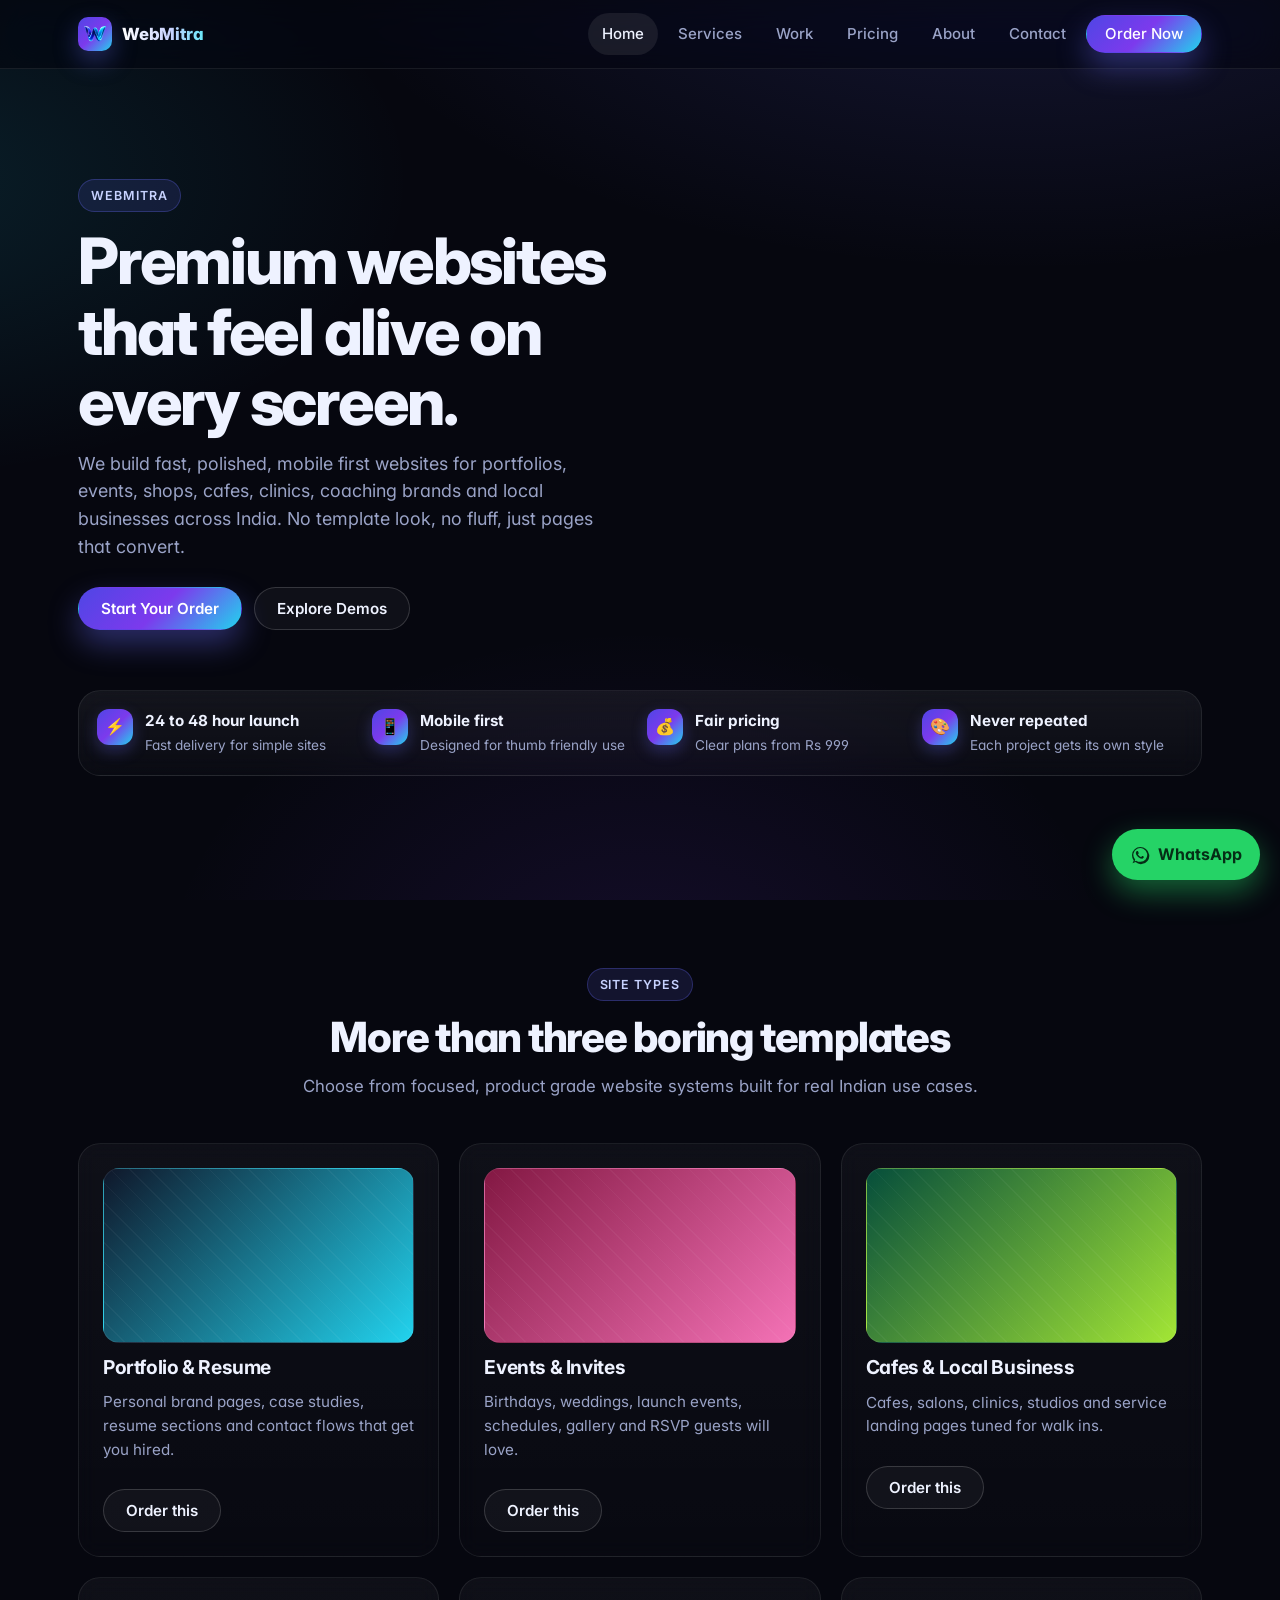
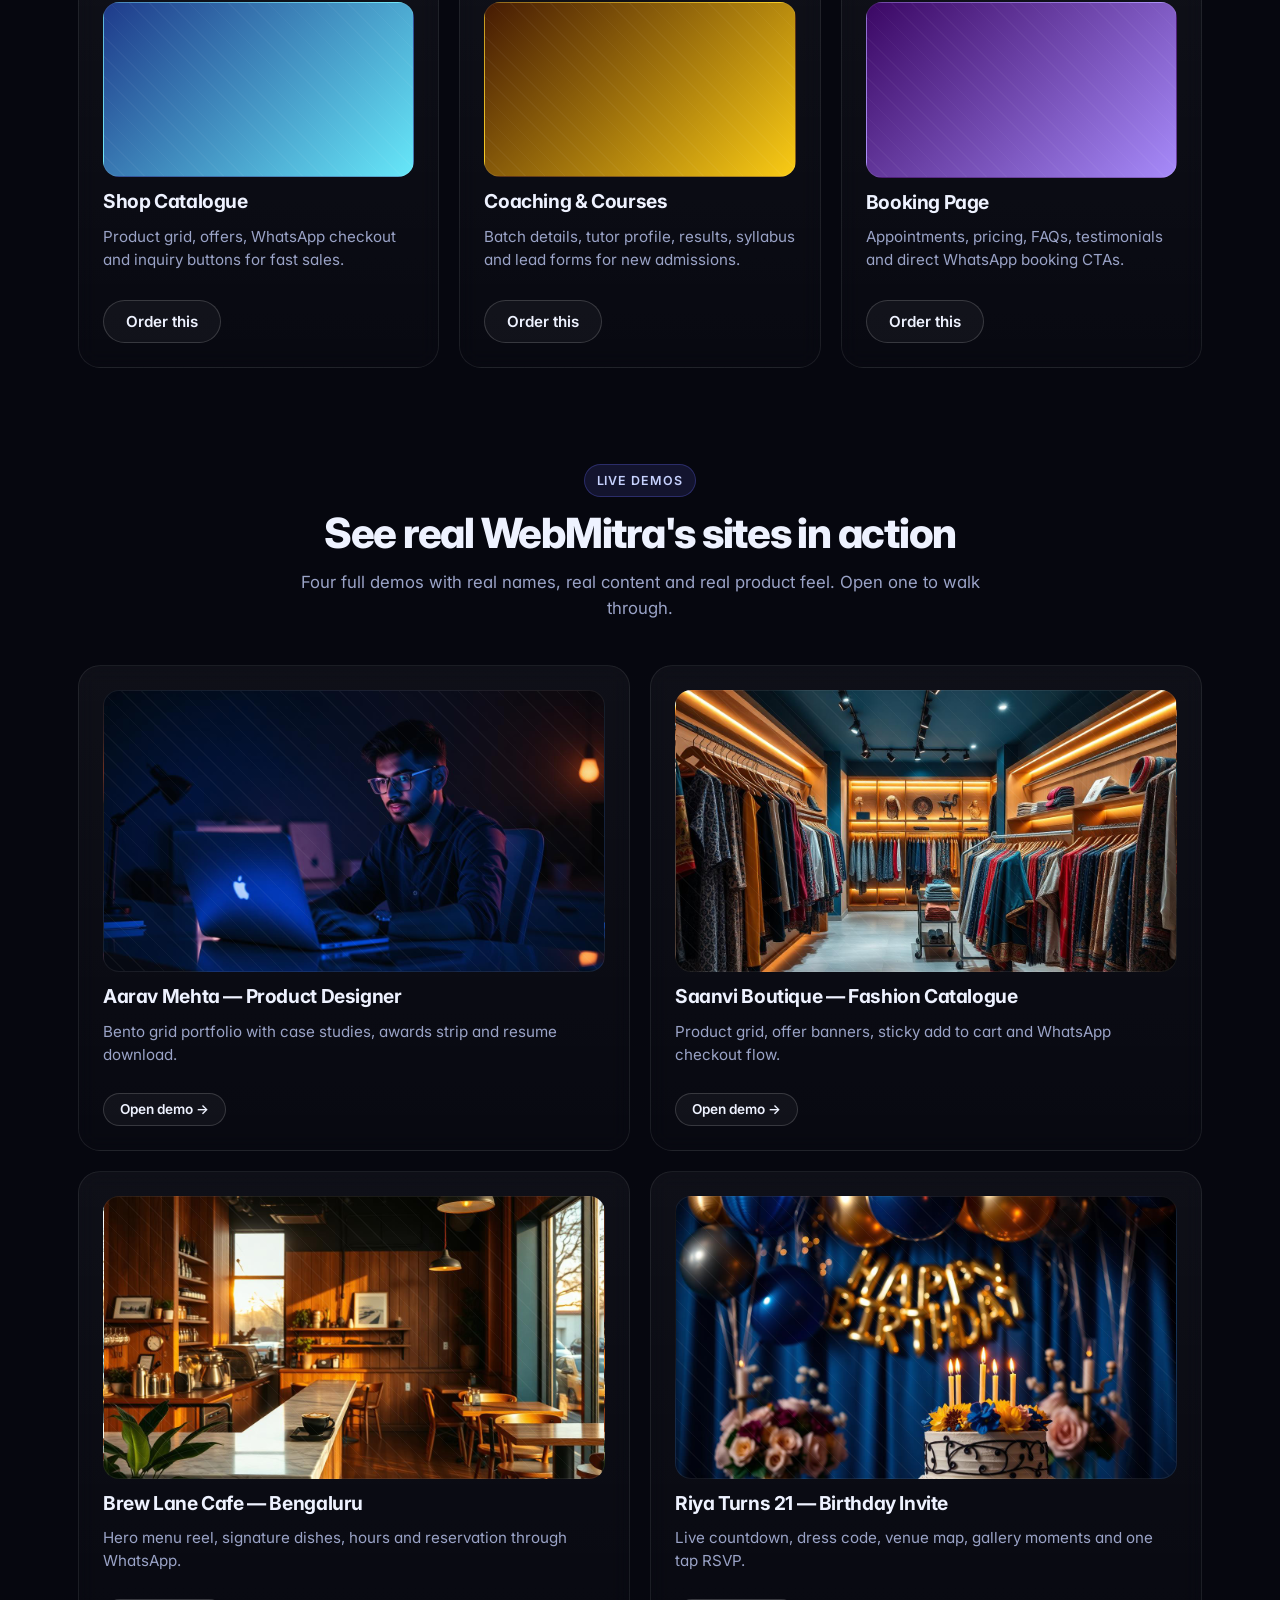
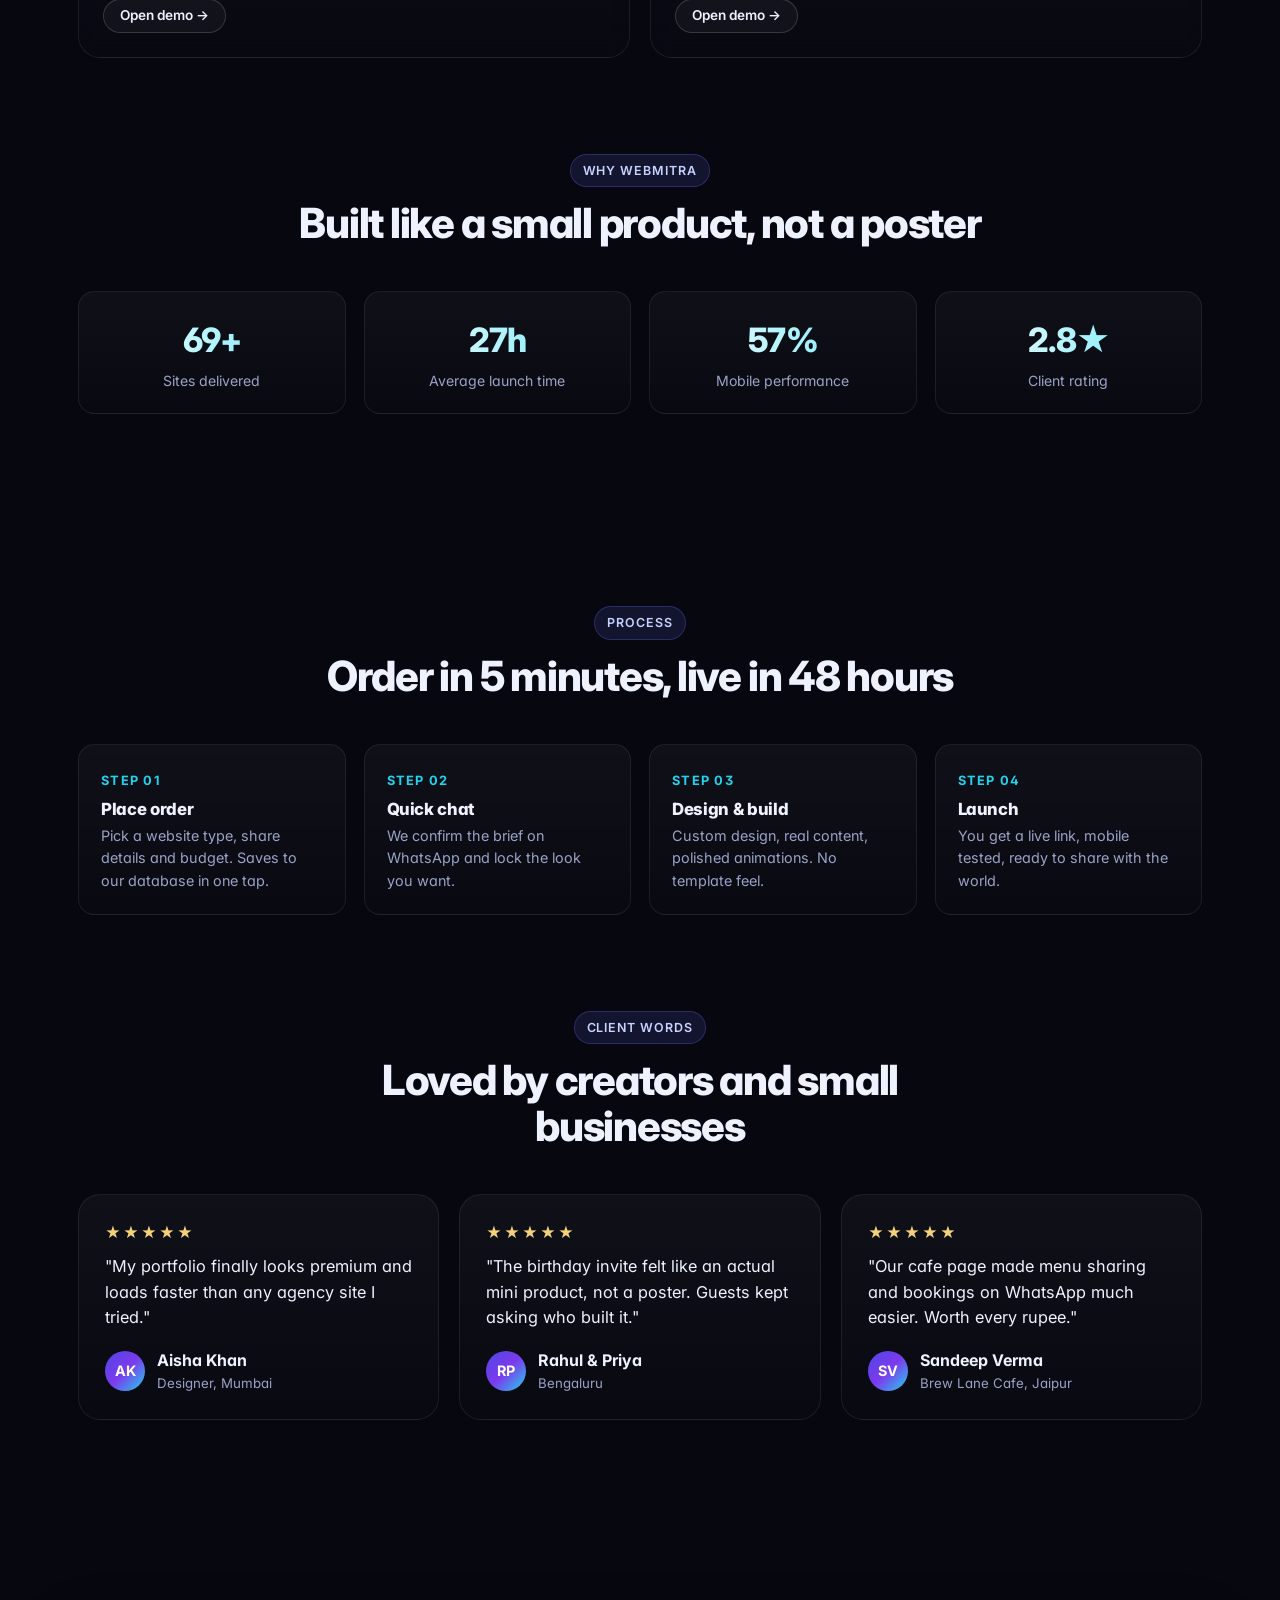
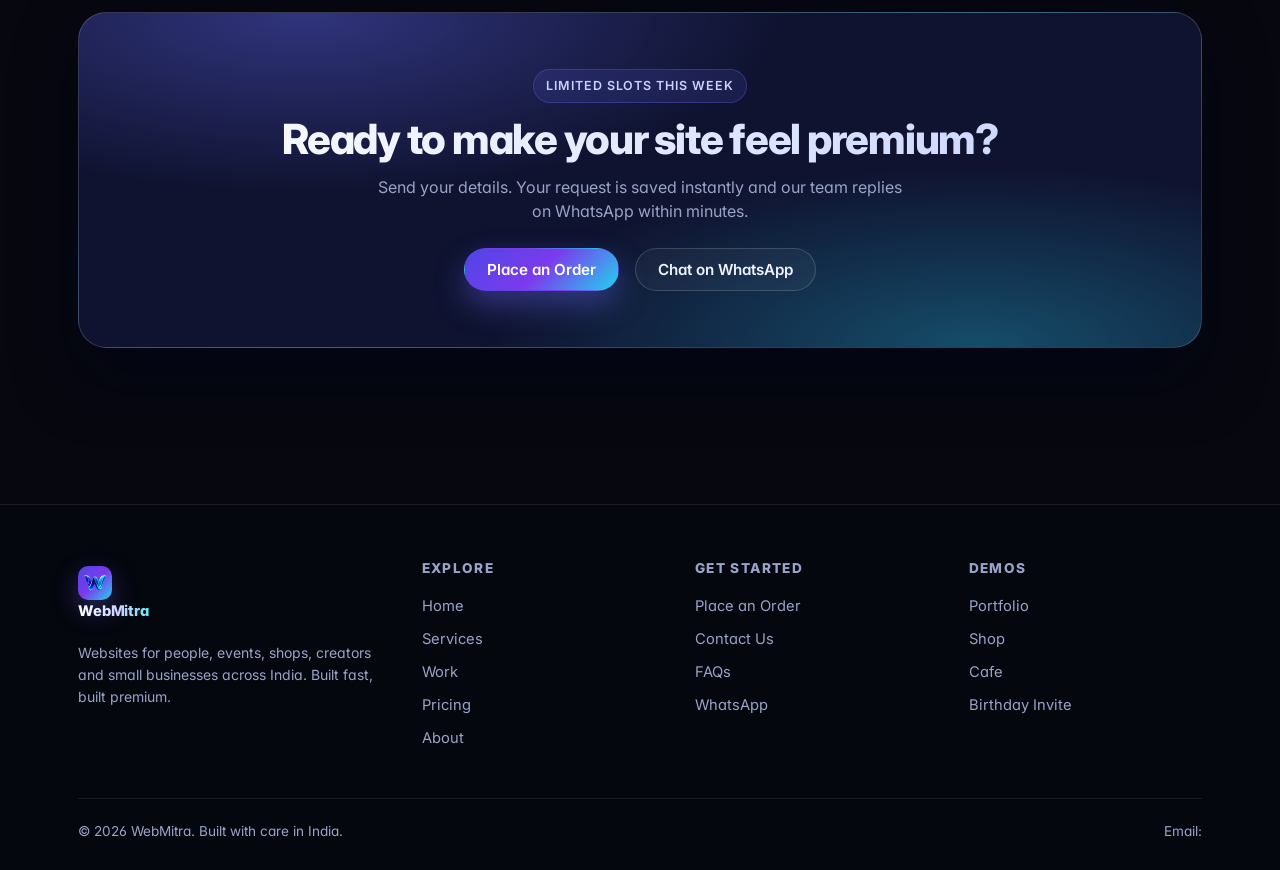
<file: index.html>
<!doctype html>
<html lang="en">
<head>
  <meta charset="utf-8" />
  <meta name="viewport" content="width=device-width, initial-scale=1, viewport-fit=cover" />
  <title>WebMitra | Premium Websites for Creators, Cafes, Shops & Events in India</title>
  <meta name="description" content="WebMitra builds premium, fast, mobile first websites for personal brands, cafes, shops, coaching, salons and events across India. Launch in 24 to 48 hours from just Rs 999." />
  <meta name="keywords" content="WebMitra, WebMitra websites, WebMitra India, premium websites India, mobile first website, fast website India, portfolio website, cafe website, shop website, birthday invite website, wedding website, business landing page, website designer India" />
  <meta name="author" content="WebMitra" />
  <meta name="robots" content="index,follow,max-image-preview:large" />
  <link rel="icon" href="icons/logo.png" type="image/svg+xml" />
  <link rel="apple-touch-icon" href="icons/logo.png" />
  <link rel="preconnect" href="https://fonts.googleapis.com" />
  <link rel="preconnect" href="https://fonts.gstatic.com" crossorigin />
  <link href="https://fonts.googleapis.com/css2?family=Inter:wght@400;500;600;700;800;900&display=swap" rel="stylesheet" />
  <link rel="stylesheet" href="styles.css" />
  <meta name="theme-color" content="#06070f" />
  <meta property="og:site_name" content="WebMitra" />
  <meta property="og:title" content="WebMitra | Premium Websites Built in 48 Hours" />
  <meta property="og:description" content="Premium, fast, mobile first websites for creators, businesses and events across India. From Rs 999." />
  <meta property="og:type" content="website" />
  <meta property="og:url" content="https://kaushalllbro.github.io/wm1/"/>
  <meta property="og:image" content="images/hero.jpg" />
  <meta name="twitter:card" content="summary_large_image" />
  <meta name="twitter:title" content="WebMitra | Premium Websites in 48 Hours" />
  <meta name="twitter:description" content="We build beautiful, fast websites that convert. From Rs 999." />
  <meta name="twitter:image" content="images/hero.jpg" />
  <script type="application/ld+json">
  {
    "@context": "https://schema.org",
    "@graph": [
      {
        "@type": "Organization",
        "name": "WebMitra",
        "alternateName": [ "Web Mitra", "WebMitra India"],
        "url": "https://kaushalllbro.github.io/wm1/",
        "logo": "https://kaushalllbro.github.io/wm1/icons/logo.png",
        "description": "WebMitra builds premium, fast, mobile first websites for creators and small businesses across India.",
        "sameAs": ["https://wa.me/919448249141"],
        "contactPoint": [{
          "@type": "ContactPoint",
          "contactType": "customer support",
          "telephone": "+91-94482-49141",
          "areaServed": "IN",
          "availableLanguage": ["English", "Hindi"]
        }]
      },
      {
        "@type": "WebSite",
        "name": "WebMitra",
        "alternateName": "WebM",
        "url": "https://kaushalllbro.github.io/wm1/",
        "potentialAction": {
          "@type": "SearchAction",
          "target": "https://kaushalllbro.github.io/wm1/?q={search_term_string}",
          "query-input": "required name=search_term_string"
        }
      },
      {
        "@type": "AggregateRating",
        "itemReviewed": {"@type": "Organization", "name": "WebMitra"},
        "ratingValue": "4.9",
        "reviewCount": "127"
      }
    ]
  }
  </script>
</head>
<body>
  <header class="site-header">
    <div class="container nav">
      <a class="brand" href="index.html" aria-label="WebMitra home">
        <span class="brand-mark"><img src="icons/logo.png" alt="WebMitra logo" width="34" height="34" /></span>
        <span class="brand-name-grad">WebMitra</span>
      </a>
      <button class="menu-toggle" data-menu-toggle aria-label="Open menu">☰</button>
      <nav class="nav-links" aria-label="Main">
        <a href="index.html" data-nav="index.html">Home</a>
        <a href="services.html" data-nav="services.html">Services</a>
        <a href="work.html" data-nav="work.html">Work</a>
        <a href="pricing.html" data-nav="pricing.html">Pricing</a>
        <a href="about.html" data-nav="about.html">About</a>
        <a href="contact.html" data-nav="contact.html">Contact</a>
        <a class="nav-cta btn btn-primary" href="order.html" data-nav="order.html">Order Now</a>
      </nav>
    </div>
  </header>

  <main>
    <section class="hero">
      <div class="container hero-grid">
        <div>
          <span class="eyebrow fade-in">WebMitra</span>
          <h1 class="fade-in delay-1">Premium websites that feel alive on every screen.</h1>
          <p class="lead fade-in delay-2">
            We build fast, polished, mobile first websites for portfolios, events, shops, cafes, clinics, coaching brands and local businesses across India. No template look, no fluff, just pages that convert.
          </p>
          <div class="hero-cta fade-in delay-3">
            <a class="btn btn-primary" href="order.html">Start Your Order</a>
            <a class="btn btn-ghost" href="work.html">Explore Demos</a>
          </div>
      </div>
    </section>

    <section class="section" style="padding-top:0">
      <div class="container">
        <div class="trust-strip reveal">
          <div class="trust-item"><span class="trust-dot">⚡</span><div><strong>24 to 48 hour launch</strong><span class="t-sub">Fast delivery for simple sites</span></div></div>
          <div class="trust-item"><span class="trust-dot">📱</span><div><strong>Mobile first</strong><span class="t-sub">Designed for thumb friendly use</span></div></div>
          <div class="trust-item"><span class="trust-dot">💰</span><div><strong>Fair pricing</strong><span class="t-sub">Clear plans from Rs 999</span></div></div>
          <div class="trust-item"><span class="trust-dot">🎨</span><div><strong>Never repeated</strong><span class="t-sub">Each project gets its own style</span></div></div>
        </div>
      </div>
    </section>

    <section class="section">
      <div class="container">
        <div class="section-head reveal">
          <span class="eyebrow">Site types</span>
          <h2>More than three boring templates</h2>
          <p>Choose from focused, product grade website systems built for real Indian use cases.</p>
        </div>
        <div class="grid grid-3">
          <article class="card reveal"><div style="background:linear-gradient(135deg,#0f172a,#22d3ee)" class="mini-visual"></div><h3>Portfolio &amp; Resume</h3><p>Personal brand pages, case studies, resume sections and contact flows that get you hired.</p><a class="btn btn-ghost" href="order.html?type=Portfolio">Order this</a></article>
          <article class="card reveal"><div style="background:linear-gradient(135deg,#831843,#f472b6)" class="mini-visual event"></div><h3>Events &amp; Invites</h3><p>Birthdays, weddings, launch events, schedules, gallery and RSVP guests will love.</p><a class="btn btn-ghost" href="order.html?type=Birthday Invitation">Order this</a></article>
          <article class="card reveal"><div style="background:linear-gradient(135deg,#064e3b,#a3e635)" class="mini-visual business"></div><h3>Cafes &amp; Local Business</h3><p>Cafes, salons, clinics, studios and service landing pages tuned for walk ins.</p><a class="btn btn-ghost" href="order.html?type=Cafe / Restaurant">Order this</a></article>
          <article class="card reveal"><div style="background:linear-gradient(135deg,#1e3a8a,#67e8f9)" class="mini-visual shop"></div><h3>Shop Catalogue</h3><p>Product grid, offers, WhatsApp checkout and inquiry buttons for fast sales.</p><a class="btn btn-ghost" href="order.html?type=Shop Catalogue">Order this</a></article>
          <article class="card reveal"><div style="background:linear-gradient(135deg,#451a03,#facc15)" class="mini-visual learn"></div><h3>Coaching &amp; Courses</h3><p>Batch details, tutor profile, results, syllabus and lead forms for new admissions.</p><a class="btn btn-ghost" href="order.html?type=Coaching / Course">Order this</a></article>
          <article class="card reveal"><div style="background:linear-gradient(135deg,#3b0764,#a78bfa)" class="mini-visual booking"></div><h3>Booking Page</h3><p>Appointments, pricing, FAQs, testimonials and direct WhatsApp booking CTAs.</p><a class="btn btn-ghost" href="order.html?type=Booking Page">Order this</a></article>
        </div>
      </div>
    </section>

    <section class="section" style="padding-top:0">
      <div class="container">
        <div class="section-head reveal">
          <span class="eyebrow">Live demos</span>
          <h2>See real WebMitra's sites in action</h2>
          <p>Four full demos with real names, real content and real product feel. Open one to walk through.</p>
        </div>
        <div class="grid grid-2">
          <a class="card reveal" href="demo-portfolio.html" style="display:flex;flex-direction:column;text-decoration:none">
            <div class="mini-visual" style="background:url('images/demo-portfolio.jpg') center/cover"></div>
            <h3>Aarav Mehta — Product Designer</h3>
            <p>Bento grid portfolio with case studies, awards strip and resume download.</p>
            <span class="btn btn-ghost btn-sm" style="align-self:flex-start;margin-top:14px">Open demo →</span>
          </a>
          <a class="card reveal" href="demo-shop.html" style="display:flex;flex-direction:column;text-decoration:none">
            <div class="mini-visual shop" style="background:url('images/demo-shop.jpg') center/cover"></div>
            <h3>Saanvi Boutique — Fashion Catalogue</h3>
            <p>Product grid, offer banners, sticky add to cart and WhatsApp checkout flow.</p>
            <span class="btn btn-ghost btn-sm" style="align-self:flex-start;margin-top:14px">Open demo →</span>
          </a>
          <a class="card reveal" href="demo-cafe.html" style="display:flex;flex-direction:column;text-decoration:none">
            <div class="mini-visual business" style="background:url('images/demo-cafe.jpg') center/cover"></div>
            <h3>Brew Lane Cafe — Bengaluru</h3>
            <p>Hero menu reel, signature dishes, hours and reservation through WhatsApp.</p>
            <span class="btn btn-ghost btn-sm" style="align-self:flex-start;margin-top:14px">Open demo →</span>
          </a>
          <a class="card reveal" href="demo-invite.html" style="display:flex;flex-direction:column;text-decoration:none">
            <div class="mini-visual event" style="background:url('images/demo-invite.jpg') center/cover"></div>
            <h3>Riya Turns 21 — Birthday Invite</h3>
            <p>Live countdown, dress code, venue map, gallery moments and one tap RSVP.</p>
            <span class="btn btn-ghost btn-sm" style="align-self:flex-start;margin-top:14px">Open demo →</span>
          </a>
        </div>
      </div>
    </section>

    <section class="section" style="padding-top:0">
      <div class="container">
        <div class="section-head reveal">
          <span class="eyebrow">Why WebMitra</span>
          <h2>Built like a small product, not a poster</h2>
        </div>
        <div class="stats reveal">
          <div class="stat"><div class="n"><span data-target="120" data-suffix="+">0</span></div><div class="l">Sites delivered</div></div>
          <div class="stat"><div class="n"><span data-target="48" data-suffix="h">0</span></div><div class="l">Average launch time</div></div>
          <div class="stat"><div class="n"><span data-target="99" data-suffix="%">0</span></div><div class="l">Mobile performance</div></div>
          <div class="stat"><div class="n"><span data-target="4.9" data-suffix="★">0</span></div><div class="l">Client rating</div></div>
        </div>
      </div>
    </section>

    <section class="section">
      <div class="container">
        <div class="section-head reveal">
          <span class="eyebrow">Process</span>
          <h2>Order in 5 minutes, live in 48 hours</h2>
        </div>
        <div class="steps reveal">
          <div class="step"><span class="num">STEP 01</span><h4>Place order</h4><p>Pick a website type, share details and budget. Saves to our database in one tap.</p></div>
          <div class="step"><span class="num">STEP 02</span><h4>Quick chat</h4><p>We confirm the brief on WhatsApp and lock the look you want.</p></div>
          <div class="step"><span class="num">STEP 03</span><h4>Design &amp; build</h4><p>Custom design, real content, polished animations. No template feel.</p></div>
          <div class="step"><span class="num">STEP 04</span><h4>Launch</h4><p>You get a live link, mobile tested, ready to share with the world.</p></div>
        </div>
      </div>
    </section>

    <section class="section" style="padding-top:0">
      <div class="container">
        <div class="section-head reveal">
          <span class="eyebrow">Client words</span>
          <h2>Loved by creators and small businesses</h2>
        </div>
        <div class="grid grid-3">
          <div class="testimonial reveal"><div class="stars">★★★★★</div><p>"My portfolio finally looks premium and loads faster than any agency site I tried."</p><div class="who"><div class="avatar">AK</div><div><strong>Aisha Khan</strong><small>Designer, Mumbai</small></div></div></div>
          <div class="testimonial reveal"><div class="stars">★★★★★</div><p>"The birthday invite felt like an actual mini product, not a poster. Guests kept asking who built it."</p><div class="who"><div class="avatar">RP</div><div><strong>Rahul &amp; Priya</strong><small>Bengaluru</small></div></div></div>
          <div class="testimonial reveal"><div class="stars">★★★★★</div><p>"Our cafe page made menu sharing and bookings on WhatsApp much easier. Worth every rupee."</p><div class="who"><div class="avatar">SV</div><div><strong>Sandeep Verma</strong><small>Brew Lane Cafe, Jaipur</small></div></div></div>
        </div>
      </div>
    </section>

    <section class="section">
      <div class="container">
        <div class="cta-banner reveal">
          <span class="eyebrow">Limited slots this week</span>
          <h2>Ready to make your site feel premium?</h2>
          <p>Send your details. Your request is saved instantly and our team replies on WhatsApp within minutes.</p>
          <a class="btn btn-primary" href="order.html">Place an Order</a>
          <a class="btn btn-ghost" data-wa>Chat on WhatsApp</a>
        </div>
      </div>
    </section>
  </main>

  <footer class="site-footer">
    <div class="container">
      <div class="footer-grid">
        <div>
          <a class="brand" href="index.html">
            <span class="brand-mark"><img src="icons/logo.png" alt="WebMitra" width="34" height="34" /></span>
            <span class="brand-name-grad">WebMitra</span>
          </a>
          <p class="muted" style="max-width:320px;margin-top:14px;font-size:14px">Websites for people, events, shops, creators and small businesses across India. Built fast, built premium.</p>
        </div>
        <div><h4>Explore</h4><a href="index.html">Home</a><a href="services.html">Services</a><a href="work.html">Work</a><a href="pricing.html">Pricing</a><a href="about.html">About</a></div>
        <div><h4>Get Started</h4><a href="order.html">Place an Order</a><a href="contact.html">Contact Us</a><a href="faq.html">FAQs</a><a data-wa>WhatsApp</a></div>
        <div><h4>Demos</h4><a href="demo-portfolio.html">Portfolio</a><a href="demo-shop.html">Shop</a><a href="demo-cafe.html">Cafe</a><a href="demo-invite.html">Birthday Invite</a></div>
      </div>
      <div class="footer-bottom"><span>© <span id="yr"></span> WebMitra. Built with care in India.</span><span>Email: </span></div>
    </div>
  </footer>

  <a class="float-wa" data-wa aria-label="Chat on WhatsApp">
    <svg viewBox="0 0 24 24" fill="currentColor" aria-hidden="true"><path d="M19.05 4.91A10 10 0 0 0 4.5 18.5L3 22l3.6-1.46A10 10 0 1 0 19.05 4.91Zm-7 15.32a8.27 8.27 0 0 1-4.21-1.15l-.3-.18-2.13.87.87-2.07-.2-.32a8.32 8.32 0 1 1 5.97 2.85Zm4.7-6.21c-.26-.13-1.52-.75-1.76-.83s-.41-.13-.58.13-.66.83-.81 1-.3.19-.55.06a6.79 6.79 0 0 1-2-1.24 7.55 7.55 0 0 1-1.39-1.73c-.14-.26 0-.4.11-.53s.26-.3.39-.46a1.74 1.74 0 0 0 .26-.43.49.49 0 0 0 0-.46c-.06-.13-.58-1.39-.79-1.9s-.42-.43-.58-.44h-.49a.94.94 0 0 0-.69.32 2.86 2.86 0 0 0-.89 2.13c0 1.26.92 2.47 1 2.64a10.31 10.31 0 0 0 4 3.55c.55.24 1 .39 1.32.5a3.2 3.2 0 0 0 1.46.09 2.39 2.39 0 0 0 1.57-1.11 1.94 1.94 0 0 0 .14-1.11c-.06-.1-.23-.16-.49-.29Z"/></svg>
    WhatsApp
  </a>
  <script src="app.js"></script>
</body>
</html>
</file>
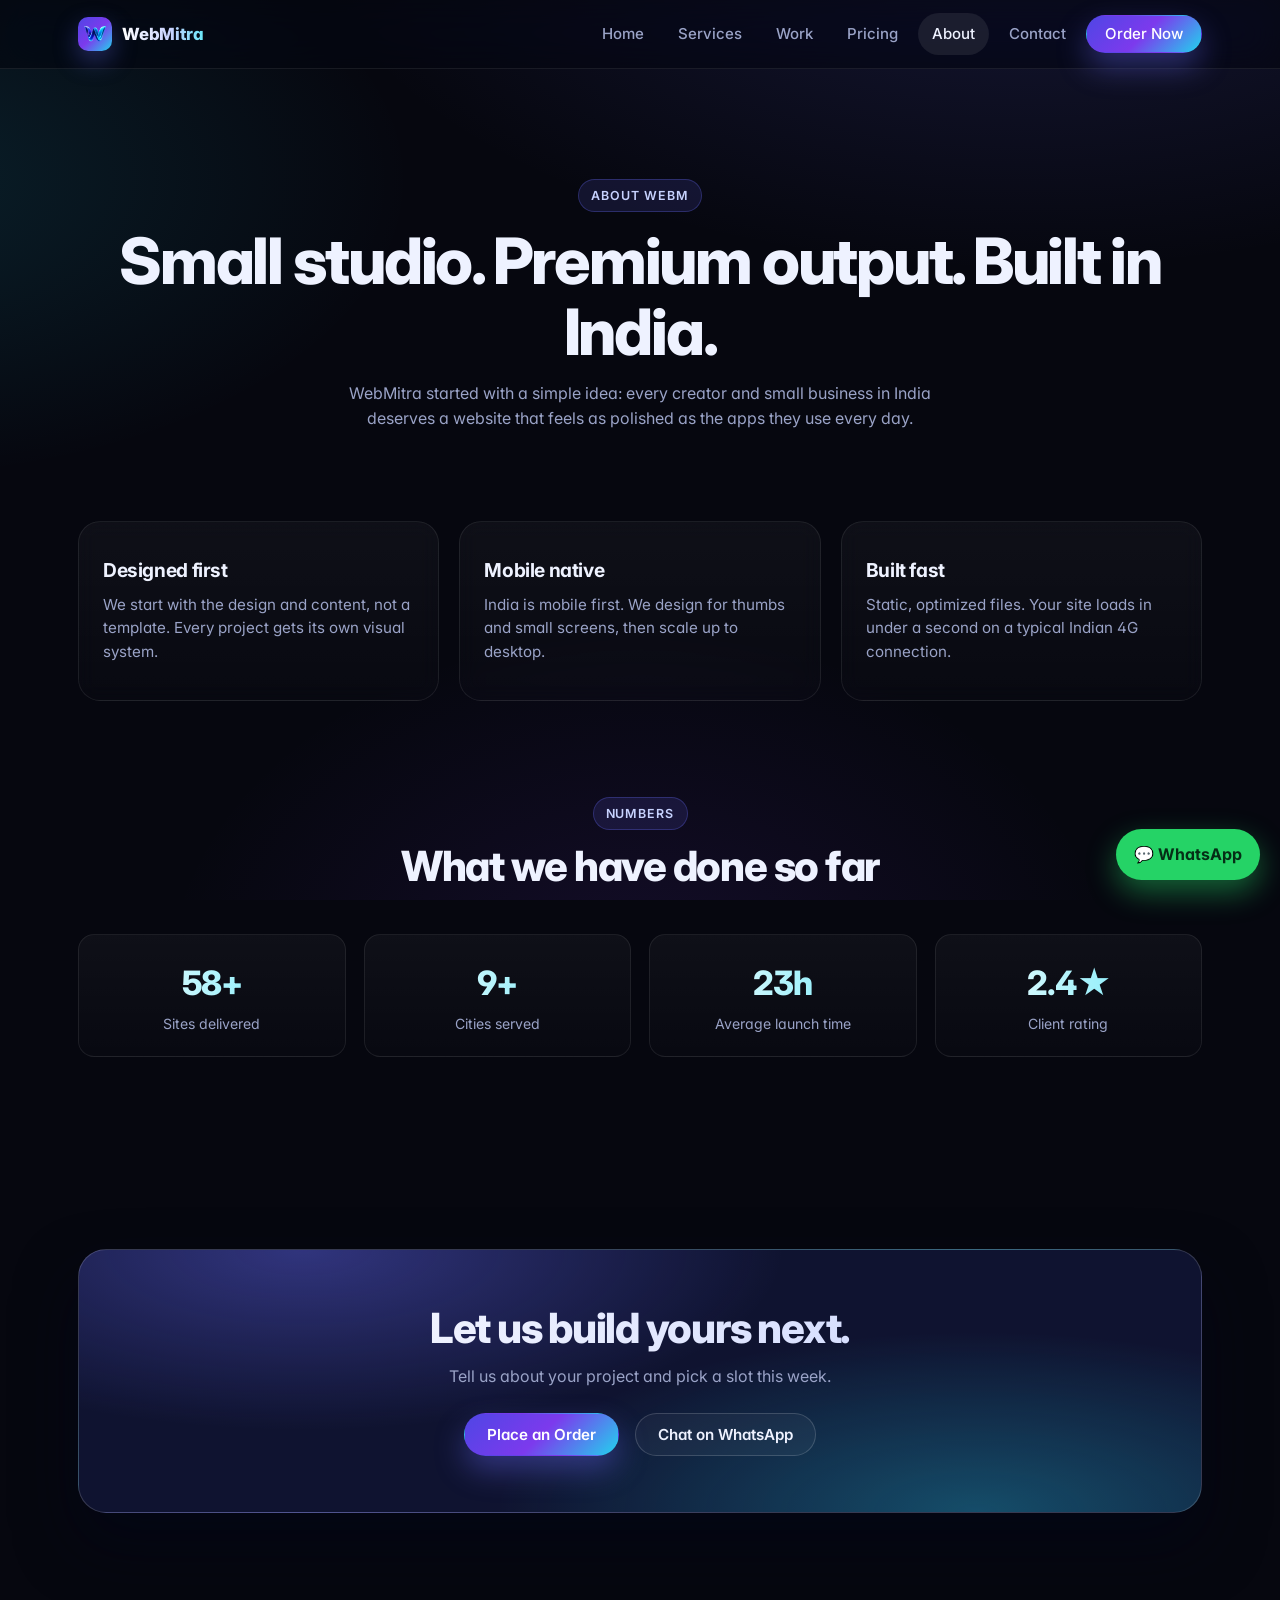
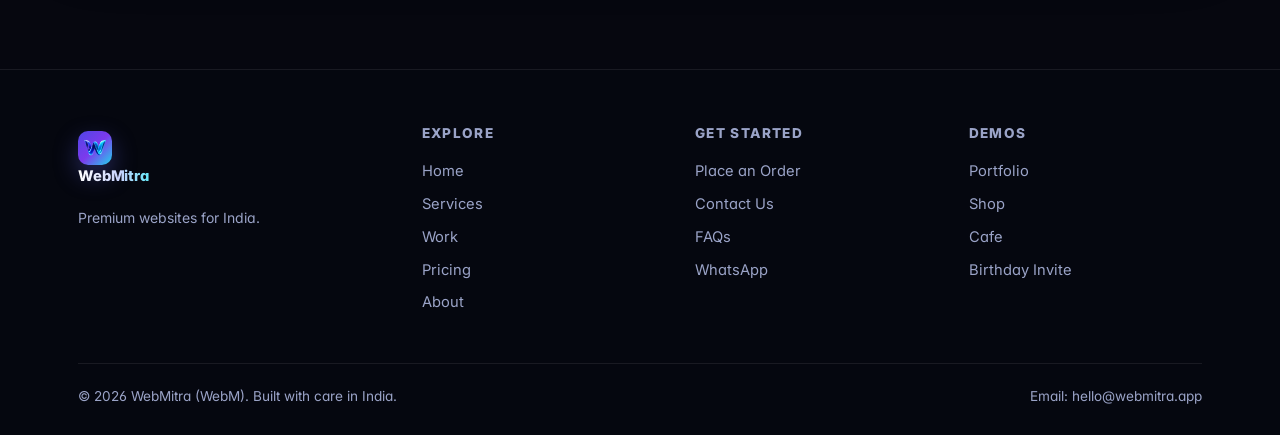
<file: about.html>
<!doctype html>
<html lang="en">
<head>
  <meta charset="utf-8" />
  <meta name="viewport" content="width=device-width, initial-scale=1, viewport-fit=cover" />
  <title>About | WebMitra (WebM) Premium Website Studio in India</title>
  <meta name="description" content="WebMitra (WebM) is a small, sharp studio that builds premium, fast, mobile first websites for creators and businesses across India." />
  <link rel="canonical" href="https://webmitra.app/about.html" />
  <link rel="icon" href="icons/logo.png" type="image/svg+xml" />
  <link rel="apple-touch-icon" href="icons/logo.png" />
  <link href="https://fonts.googleapis.com/css2?family=Inter:wght@400;500;600;700;800;900&display=swap" rel="stylesheet" />
  <link rel="stylesheet" href="styles.css" />
  <meta property="og:title" content="About WebMitra" />
  <meta property="og:description" content="A small, sharp studio building premium WebM sites." />
  <meta property="og:image" content="images/hero.jpg" />
  <meta name="theme-color" content="#06070f" />
</head>
<body>
  <header class="site-header">
    <div class="container nav">
      <a class="brand" href="index.html"><span class="brand-mark"><img src="icons/logo.png" alt="WebMitra" width="34" height="34"/></span><span class="brand-name-grad">WebMitra</span></a>
      <button class="menu-toggle" data-menu-toggle aria-label="Open menu">☰</button>
      <nav class="nav-links">
        <a href="index.html" data-nav="index.html">Home</a>
        <a href="services.html" data-nav="services.html">Services</a>
        <a href="work.html" data-nav="work.html">Work</a>
        <a href="pricing.html" data-nav="pricing.html">Pricing</a>
        <a href="about.html" data-nav="about.html">About</a>
        <a href="contact.html" data-nav="contact.html">Contact</a>
        <a class="nav-cta btn btn-primary" href="order.html" data-nav="order.html">Order Now</a>
      </nav>
    </div>
  </header>

  <main>
    <section class="hero center">
      <div class="container">
        <span class="eyebrow fade-in">About WebM</span>
        <h1 class="fade-in delay-1">Small studio. Premium output. Built in India.</h1>
        <p class="lead fade-in delay-2">WebMitra started with a simple idea: every creator and small business in India deserves a website that feels as polished as the apps they use every day.</p>
      </div>
    </section>

    <section class="section" style="padding-top:30px">
      <div class="container">
        <div class="grid grid-3">
          <article class="card reveal"><h3>Designed first</h3><p>We start with the design and content, not a template. Every project gets its own visual system.</p></article>
          <article class="card reveal"><h3>Mobile native</h3><p>India is mobile first. We design for thumbs and small screens, then scale up to desktop.</p></article>
          <article class="card reveal"><h3>Built fast</h3><p>Static, optimized files. Your site loads in under a second on a typical Indian 4G connection.</p></article>
        </div>
      </div>
    </section>

    <section class="section" style="padding-top:0">
      <div class="container">
        <div class="section-head reveal"><span class="eyebrow">Numbers</span><h2>What we have done so far</h2></div>
        <div class="stats reveal">
          <div class="stat"><div class="n"><span data-target="120" data-suffix="+">0</span></div><div class="l">Sites delivered</div></div>
          <div class="stat"><div class="n"><span data-target="20" data-suffix="+">0</span></div><div class="l">Cities served</div></div>
          <div class="stat"><div class="n"><span data-target="48" data-suffix="h">0</span></div><div class="l">Average launch time</div></div>
          <div class="stat"><div class="n"><span data-target="4.9" data-suffix="★">0</span></div><div class="l">Client rating</div></div>
        </div>
      </div>
    </section>

    <section class="section">
      <div class="container">
        <div class="cta-banner reveal">
          <h2>Let us build yours next.</h2>
          <p>Tell us about your project and pick a slot this week.</p>
          <a class="btn btn-primary" href="order.html">Place an Order</a>
          <a class="btn btn-ghost" data-wa>Chat on WhatsApp</a>
        </div>
      </div>
    </section>
  </main>

  <footer class="site-footer">
    <div class="container">
      <div class="footer-grid">
        <div><a class="brand" href="index.html"><span class="brand-mark"><img src="icons/logo.png" alt="WebMitra" width="34" height="34"/></span><span class="brand-name-grad">WebMitra</span></a><p class="muted" style="max-width:320px;margin-top:14px;font-size:14px">Premium websites for India.</p></div>
        <div><h4>Explore</h4><a href="index.html">Home</a><a href="services.html">Services</a><a href="work.html">Work</a><a href="pricing.html">Pricing</a><a href="about.html">About</a></div>
        <div><h4>Get Started</h4><a href="order.html">Place an Order</a><a href="contact.html">Contact Us</a><a href="faq.html">FAQs</a><a data-wa>WhatsApp</a></div>
        <div><h4>Demos</h4><a href="demo-portfolio.html">Portfolio</a><a href="demo-shop.html">Shop</a><a href="demo-cafe.html">Cafe</a><a href="demo-invite.html">Birthday Invite</a></div>
      </div>
      <div class="footer-bottom"><span>© <span id="yr"></span> WebMitra (WebM). Built with care in India.</span><span>Email: hello@webmitra.app</span></div>
    </div>
  </footer>
  <a class="float-wa" data-wa aria-label="Chat on WhatsApp">💬 WhatsApp</a>
  <script src="app.js"></script>
</body>
</html>
</file>
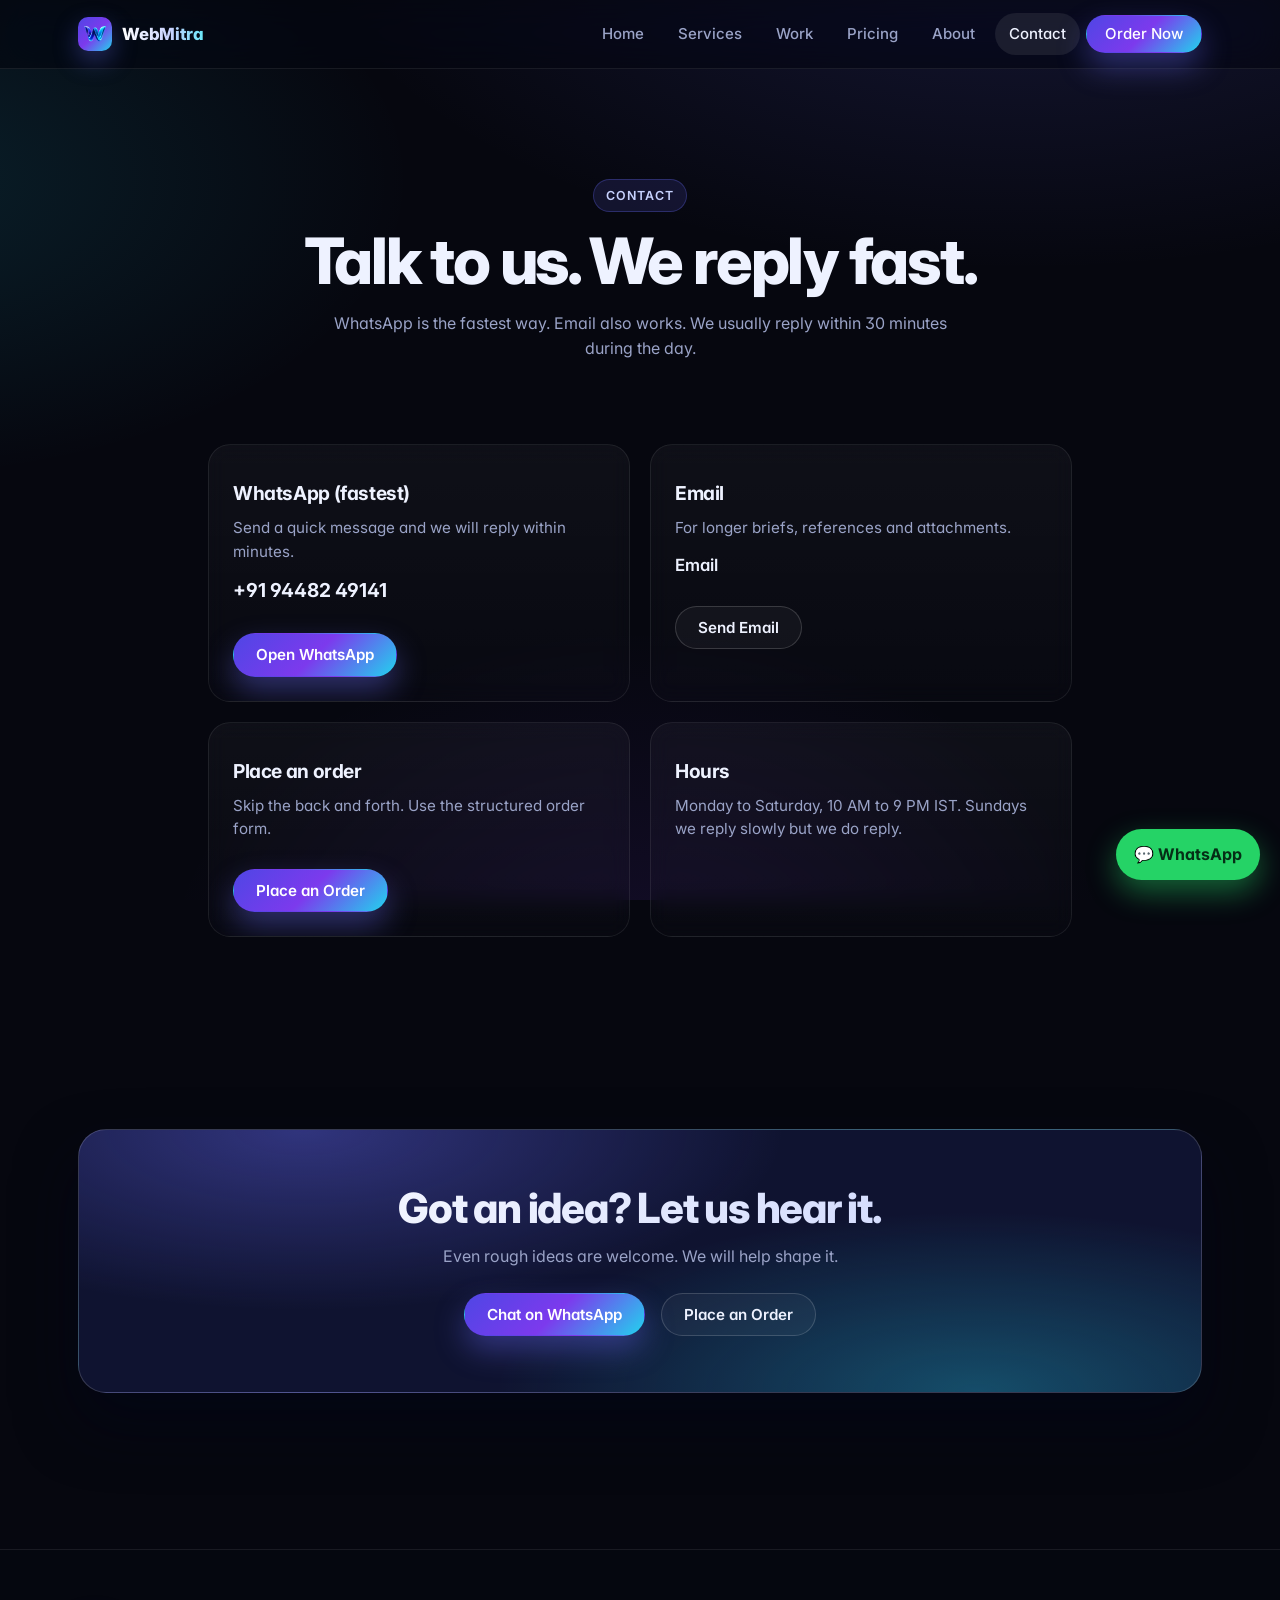
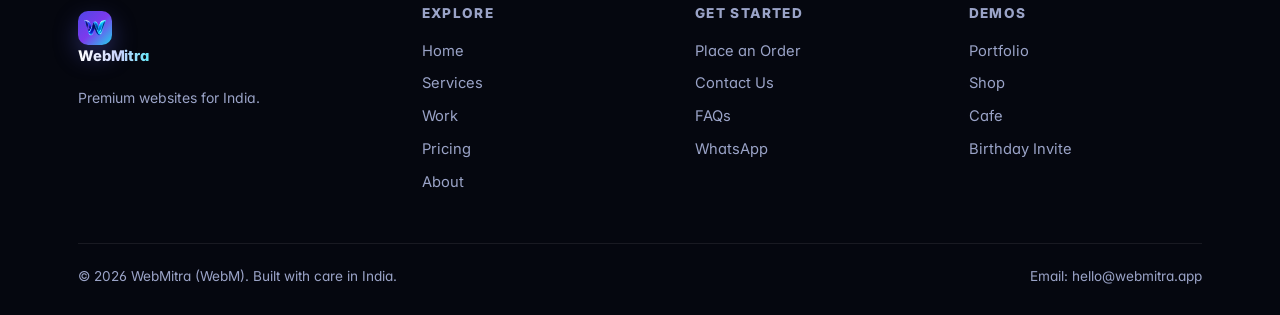
<file: contact.html>
<!doctype html>
<html lang="en">
<head>
  <meta charset="utf-8" />
  <meta name="viewport" content="width=device-width, initial-scale=1, viewport-fit=cover" />
  <title>Contact | WebMitra (WebM) Website Studio</title>
  <meta name="description" content="Send your website order to WebMitra. Pick a website type, site format and budget. Saved instantly to our database with WhatsApp confirmation." />
  <link rel="canonical" href="https://webmitra.app/order.html" />
  <link rel="icon" href="icons/logo.png" type="image/svg+xml" />
  <link rel="apple-touch-icon" href="/cons/logo.png" />
  <link href="https://fonts.googleapis.com/css2?family=Inter:wght@400;500;600;700;800;900&display=swap" rel="stylesheet" />
  <link rel="stylesheet" href="styles.css" />
  <meta property="og:title" content="Place an Order | WebMitra" />
  <meta property="og:image" content="images/hero.jpg" />
  <meta name="theme-color" content="#06070f" />
</head>
<body>
  <header class="site-header">
    <div class="container nav">
      <a class="brand" href="index.html"><span class="brand-mark"><img src="icons/logo.png" alt="WebMitra" width="34" height="34"/></span><span class="brand-name-grad">WebMitra</span></a>
      <button class="menu-toggle" data-menu-toggle aria-label="Open menu">☰</button>
      <nav class="nav-links">
        <a href="index.html" data-nav="index.html">Home</a>
        <a href="services.html" data-nav="services.html">Services</a>
        <a href="work.html" data-nav="work.html">Work</a>
        <a href="pricing.html" data-nav="pricing.html">Pricing</a>
        <a href="about.html" data-nav="about.html">About</a>
        <a href="contact.html" data-nav="contact.html">Contact</a>
        <a class="nav-cta btn btn-primary" href="order.html" data-nav="order.html">Order Now</a>
      </nav>
    </div>
  </header>

  <main>
    <section class="hero center">
      <div class="container">
        <span class="eyebrow fade-in">Contact</span>
        <h1 class="fade-in delay-1">Talk to us. We reply fast.</h1>
        <p class="lead fade-in delay-2">WhatsApp is the fastest way. Email also works. We usually reply within 30 minutes during the day.</p>
      </div>
    </section>

    <section class="section" style="padding-top:24px">
      <div class="container" style="max-width:920px">
        <div class="grid grid-2">
          <article class="card reveal">
            <h3>WhatsApp (fastest)</h3>
            <p>Send a quick message and we will reply within minutes.</p>
            <p style="font-size:1.2rem;color:var(--text);font-weight:700">+91 94482 49141</p>
            <a class="btn btn-primary" data-wa>Open WhatsApp</a>
          </article>
          <article class="card reveal">
            <h3>Email</h3>
            <p>For longer briefs, references and attachments.</p>
            <p style="font-size:1.05rem;color:var(--text);font-weight:600">Email</p>
            <a class="btn btn-ghost" href="mailto:webmitra20@gmail.com">Send Email</a>
          </article>
          <article class="card reveal">
            <h3>Place an order</h3>
            <p>Skip the back and forth. Use the structured order form.</p>
            <a class="btn btn-primary" href="order.html">Place an Order</a>
          </article>
          <article class="card reveal">
            <h3>Hours</h3>
            <p>Monday to Saturday, 10 AM to 9 PM IST. Sundays we reply slowly but we do reply.</p>
          </article>
        </div>
      </div>
    </section>

    <section class="section">
      <div class="container">
        <div class="cta-banner reveal">
          <h2>Got an idea? Let us hear it.</h2>
          <p>Even rough ideas are welcome. We will help shape it.</p>
          <a class="btn btn-primary" data-wa>Chat on WhatsApp</a>
          <a class="btn btn-ghost" href="order.html">Place an Order</a>
        </div>
      </div>
    </section>
  </main>

  <footer class="site-footer">
    <div class="container">
      <div class="footer-grid">
        <div><a class="brand" href="index.html"><span class="brand-mark"><img src="icons/logo.png" alt="WebMitra" width="34" height="34"/></span><span class="brand-name-grad">WebMitra</span></a><p class="muted" style="max-width:320px;margin-top:14px;font-size:14px">Premium websites for India.</p></div>
        <div><h4>Explore</h4><a href="index.html">Home</a><a href="services.html">Services</a><a href="work.html">Work</a><a href="pricing.html">Pricing</a><a href="about.html">About</a></div>
        <div><h4>Get Started</h4><a href="order.html">Place an Order</a><a href="contact.html">Contact Us</a><a href="faq.html">FAQs</a><a data-wa>WhatsApp</a></div>
        <div><h4>Demos</h4><a href="demo-portfolio.html">Portfolio</a><a href="demo-shop.html">Shop</a><a href="demo-cafe.html">Cafe</a><a href="demo-invite.html">Birthday Invite</a></div>
      </div>
      <div class="footer-bottom"><span>© <span id="yr"></span> WebMitra (WebM). Built with care in India.</span><span>Email: hello@webmitra.app</span></div>
    </div>
  </footer>
  <a class="float-wa" data-wa aria-label="Chat on WhatsApp">💬 WhatsApp</a>
  <script src="app.js"></script>
</body>
</html>
</file>
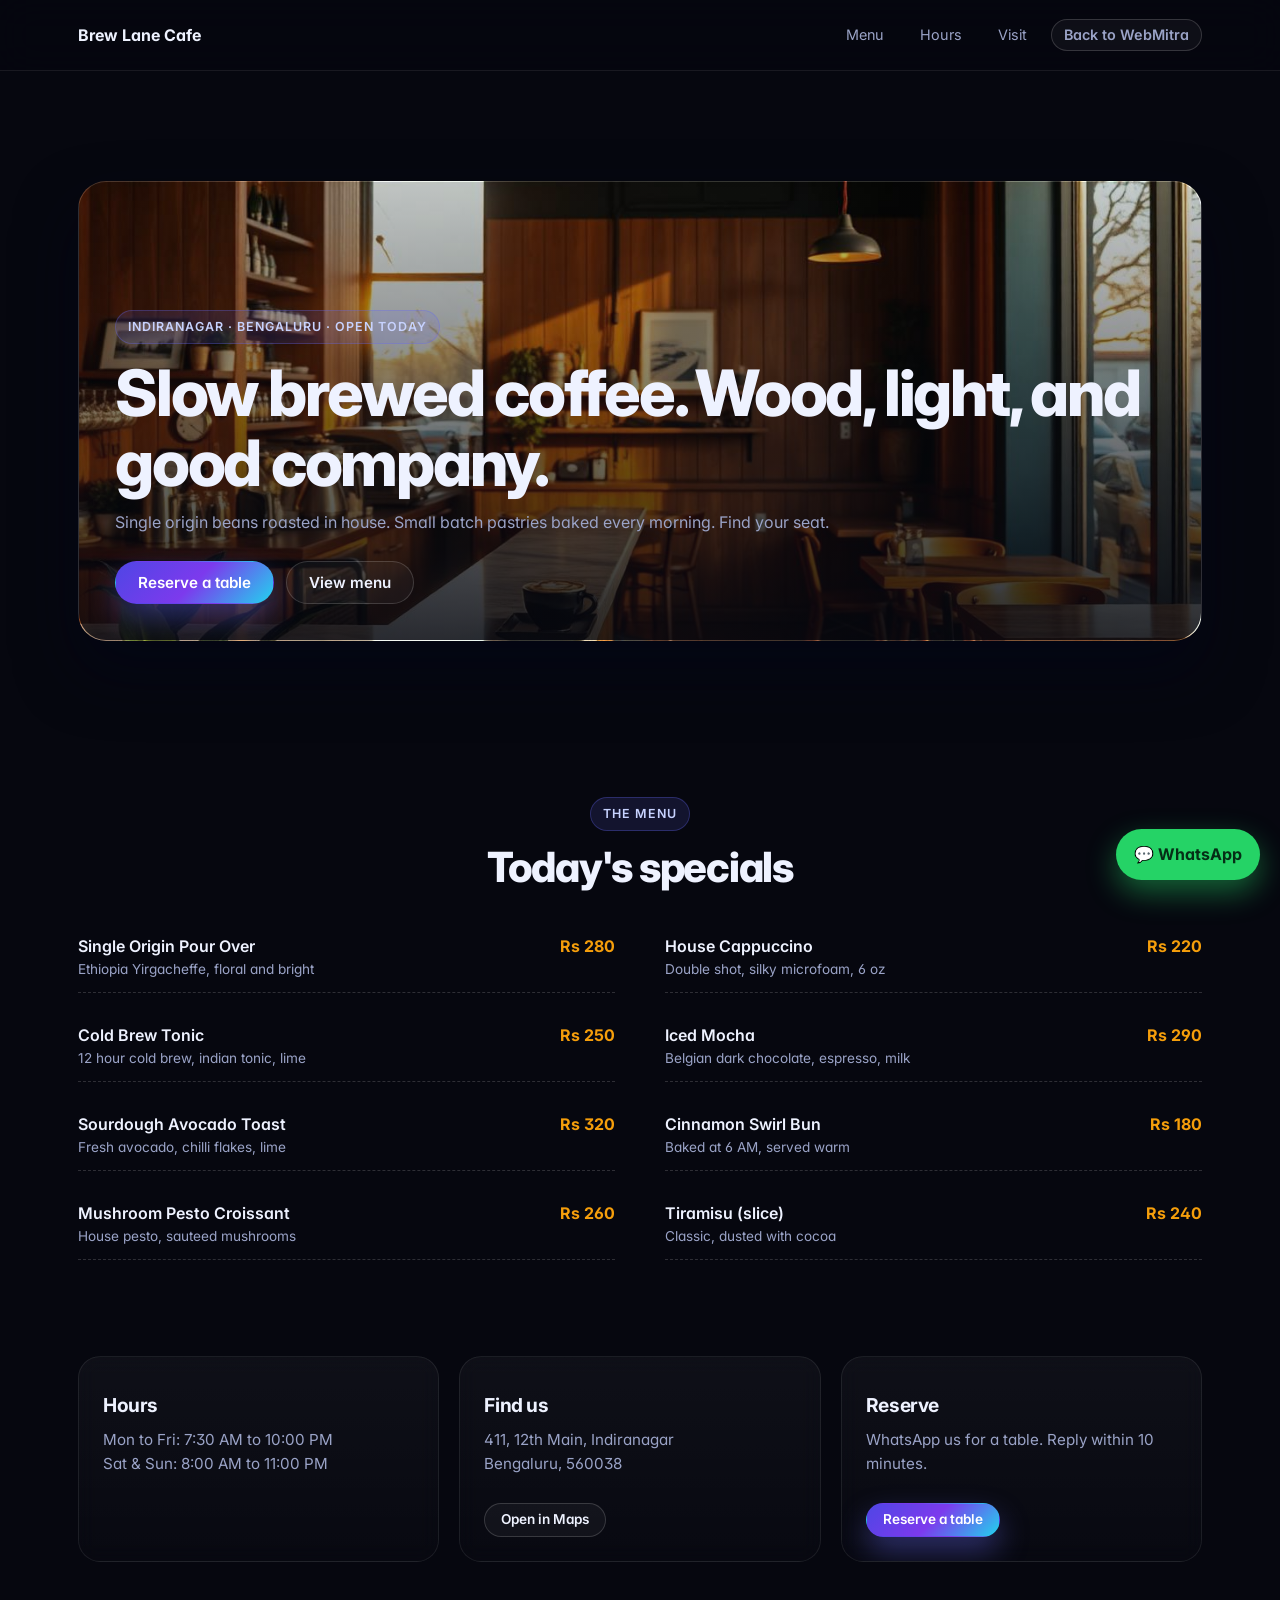
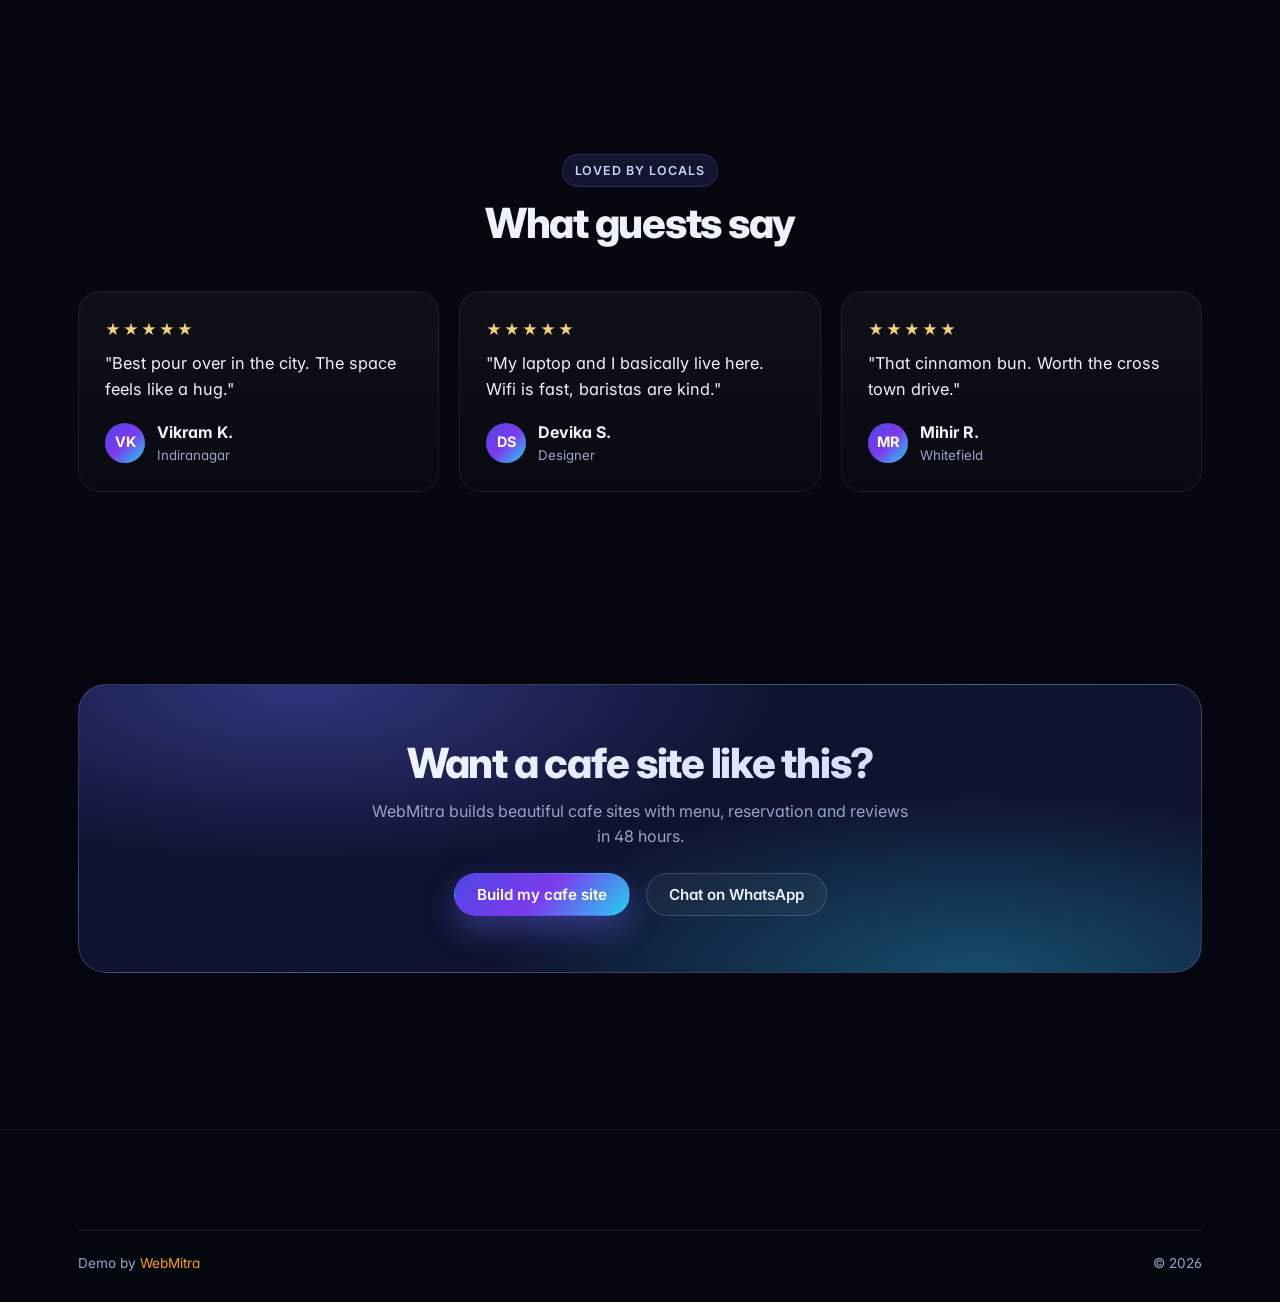
<file: demo-cafe.html>
<!doctype html>
<html lang="en">
<head>
  <meta charset="utf-8" />
  <meta name="viewport" content="width=device-width, initial-scale=1, viewport-fit=cover" />
  <title>Brew Lane Cafe — Bengaluru | WebMitra Cafe Demo</title>
  <meta name="description" content="A complete cafe website demo by WebMitra featuring Brew Lane Cafe, a specialty coffee shop in Indiranagar, Bengaluru." />
  <link rel="canonical" href="https://webmitra.app/demo-cafe.html" />
  <link rel="icon" href="icons/logo.png" type="image/svg+xml" />
  <link href="https://fonts.googleapis.com/css2?family=Inter:wght@400;500;600;700;800;900&display=swap" rel="stylesheet" />
  <link rel="stylesheet" href="styles.css" />
  <meta name="theme-color" content="#0c0a08" />
</head>
<body class="demo-body theme-cafe">
  <nav class="demo-nav">
    <div class="demo-wrap">
      <strong>Brew Lane Cafe</strong>
      <div class="demo-links">
        <a href="#menu">Menu</a><a href="#hours">Hours</a><a href="#visit">Visit</a>
        <a class="btn btn-ghost btn-sm" href="work.html">Back to WebMitra</a>
      </div>
    </div>
  </nav>

  <main>
    <section class="hero">
      <div class="container">
        <div class="hero-img-bg fade-in" style="--bg-img:url('images/demo-cafe.jpg')">
          <div>
            <span class="eyebrow">Indiranagar · Bengaluru · Open today</span>
            <h1>Slow brewed coffee. Wood, light, and good company.</h1>
            <p class="lead">Single origin beans roasted in house. Small batch pastries baked every morning. Find your seat.</p>
            <div class="hero-cta">
              <a class="btn btn-primary" data-wa>Reserve a table</a>
              <a class="btn btn-ghost" href="#menu">View menu</a>
            </div>
          </div>
        </div>
      </div>
    </section>

    <section class="section" id="menu">
      <div class="container">
        <div class="section-head reveal"><span class="eyebrow">The menu</span><h2>Today's specials</h2></div>
        <div class="menu-list reveal">
          <div class="menu-item"><div><div class="n">Single Origin Pour Over</div><div class="d">Ethiopia Yirgacheffe, floral and bright</div></div><div class="p">Rs 280</div></div>
          <div class="menu-item"><div><div class="n">House Cappuccino</div><div class="d">Double shot, silky microfoam, 6 oz</div></div><div class="p">Rs 220</div></div>
          <div class="menu-item"><div><div class="n">Cold Brew Tonic</div><div class="d">12 hour cold brew, indian tonic, lime</div></div><div class="p">Rs 250</div></div>
          <div class="menu-item"><div><div class="n">Iced Mocha</div><div class="d">Belgian dark chocolate, espresso, milk</div></div><div class="p">Rs 290</div></div>
          <div class="menu-item"><div><div class="n">Sourdough Avocado Toast</div><div class="d">Fresh avocado, chilli flakes, lime</div></div><div class="p">Rs 320</div></div>
          <div class="menu-item"><div><div class="n">Cinnamon Swirl Bun</div><div class="d">Baked at 6 AM, served warm</div></div><div class="p">Rs 180</div></div>
          <div class="menu-item"><div><div class="n">Mushroom Pesto Croissant</div><div class="d">House pesto, sauteed mushrooms</div></div><div class="p">Rs 260</div></div>
          <div class="menu-item"><div><div class="n">Tiramisu (slice)</div><div class="d">Classic, dusted with cocoa</div></div><div class="p">Rs 240</div></div>
        </div>
      </div>
    </section>

    <section class="section" id="hours" style="padding-top:0">
      <div class="container">
        <div class="grid grid-3">
          <article class="card reveal"><h3>Hours</h3><p>Mon to Fri: 7:30 AM to 10:00 PM<br>Sat &amp; Sun: 8:00 AM to 11:00 PM</p></article>
          <article class="card reveal"><h3>Find us</h3><p>411, 12th Main, Indiranagar<br>Bengaluru, 560038</p><a class="btn btn-ghost btn-sm" href="https://maps.google.com" target="_blank" rel="noopener">Open in Maps</a></article>
          <article class="card reveal"><h3>Reserve</h3><p>WhatsApp us for a table. Reply within 10 minutes.</p><a class="btn btn-primary btn-sm" data-wa>Reserve a table</a></article>
        </div>
      </div>
    </section>

    <section class="section" id="visit">
      <div class="container">
        <div class="section-head reveal"><span class="eyebrow">Loved by locals</span><h2>What guests say</h2></div>
        <div class="grid grid-3">
          <div class="testimonial reveal"><div class="stars">★★★★★</div><p>"Best pour over in the city. The space feels like a hug."</p><div class="who"><div class="avatar">VK</div><div><strong>Vikram K.</strong><small>Indiranagar</small></div></div></div>
          <div class="testimonial reveal"><div class="stars">★★★★★</div><p>"My laptop and I basically live here. Wifi is fast, baristas are kind."</p><div class="who"><div class="avatar">DS</div><div><strong>Devika S.</strong><small>Designer</small></div></div></div>
          <div class="testimonial reveal"><div class="stars">★★★★★</div><p>"That cinnamon bun. Worth the cross town drive."</p><div class="who"><div class="avatar">MR</div><div><strong>Mihir R.</strong><small>Whitefield</small></div></div></div>
        </div>
      </div>
    </section>

    <section class="section">
      <div class="container">
        <div class="cta-banner reveal">
          <h2>Want a cafe site like this?</h2>
          <p>WebMitra builds beautiful cafe sites with menu, reservation and reviews in 48 hours.</p>
          <a class="btn btn-primary" href="order.html?type=Cafe / Restaurant">Build my cafe site</a>
          <a class="btn btn-ghost" data-wa>Chat on WhatsApp</a>
        </div>
      </div>
    </section>
  </main>

  <footer class="site-footer"><div class="container"><div class="footer-bottom"><span>Demo by <a href="index.html" style="color:var(--accent)">WebMitra</a></span><span>© <span id="yr"></span></span></div></div></footer>
  <a class="float-wa" data-wa aria-label="Chat on WhatsApp">💬 WhatsApp</a>
  <script src="app.js"></script>
</body>
</html>
</file>
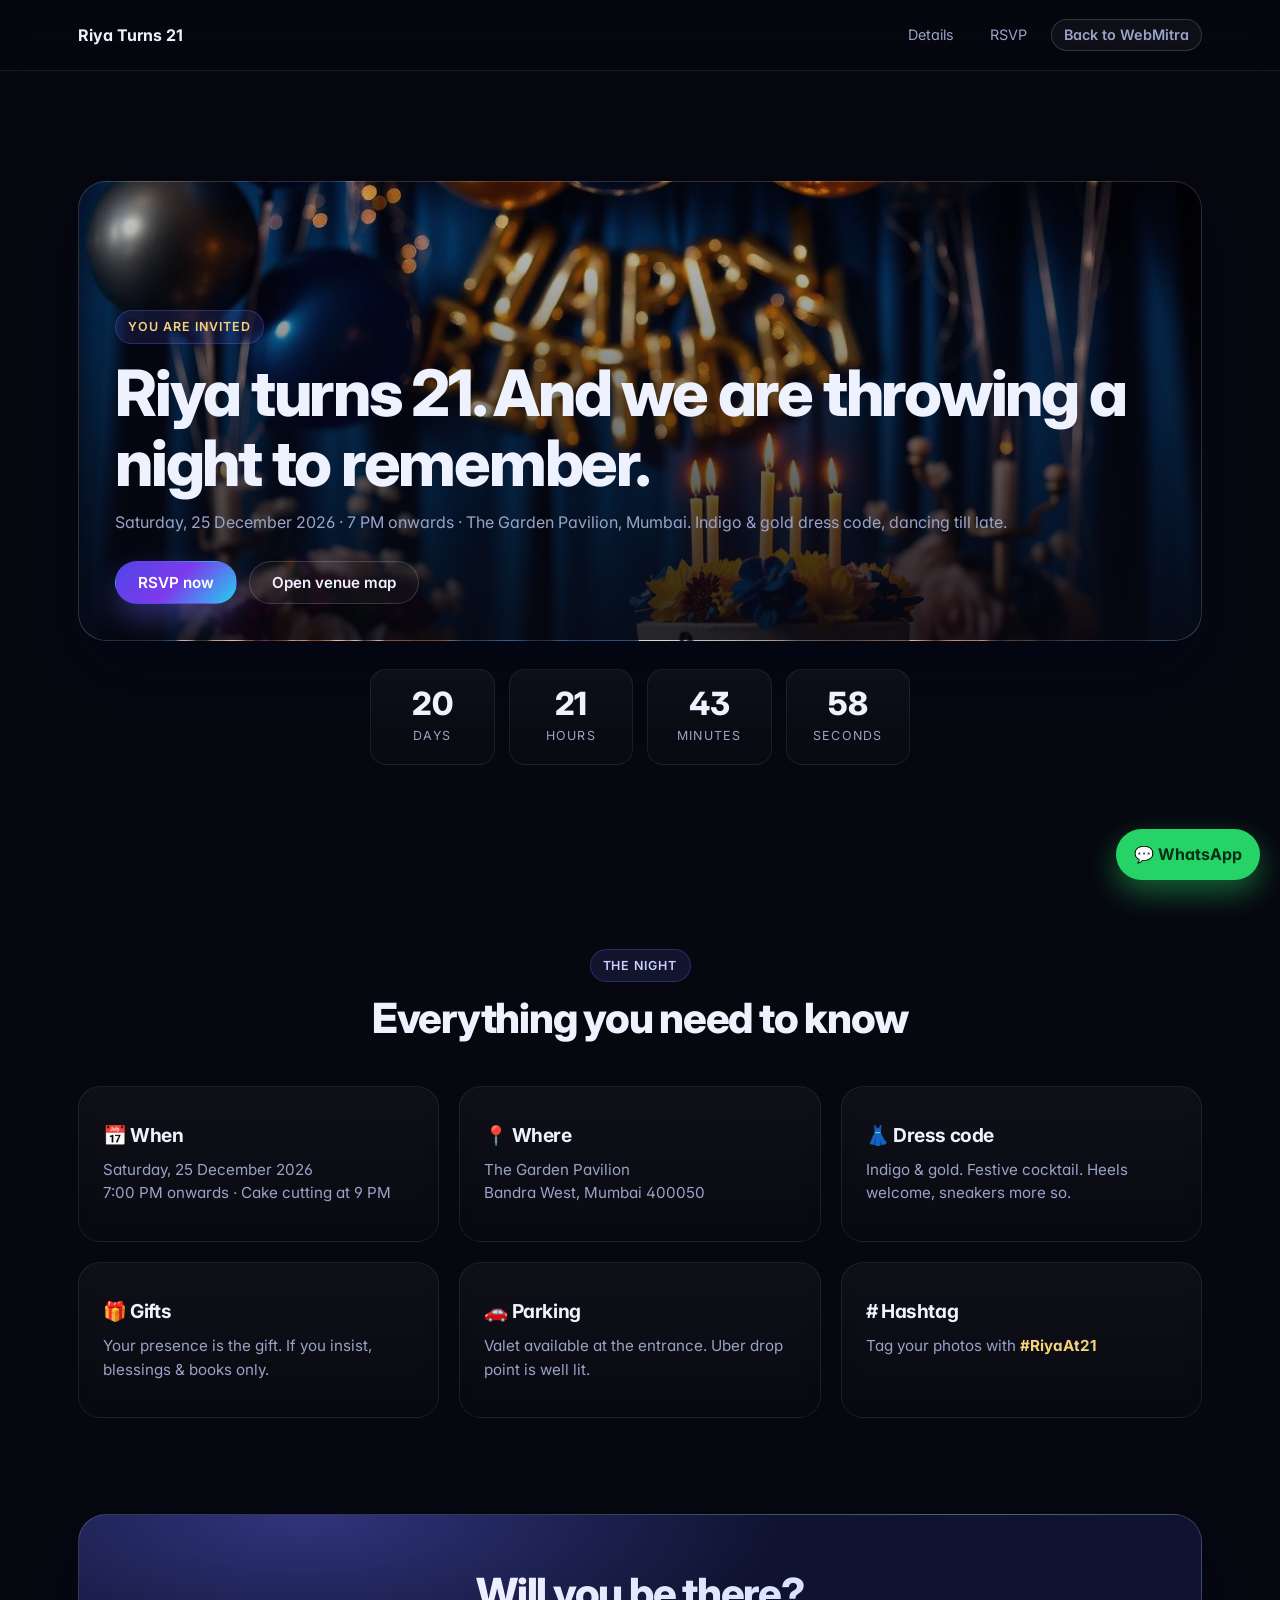
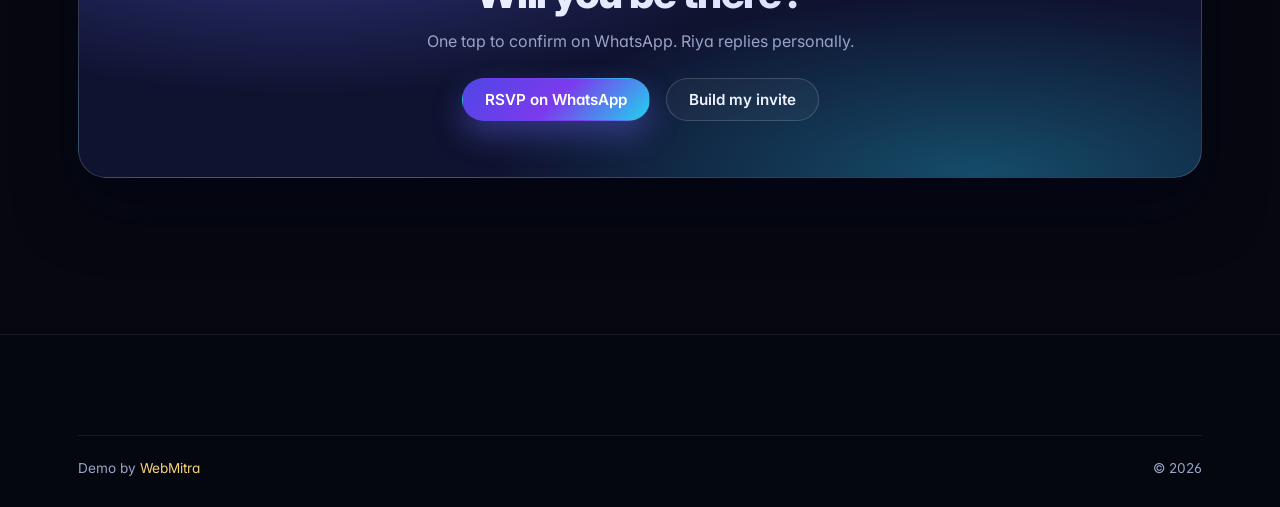
<file: demo-invite.html>
<!doctype html>
<html lang="en">
<head>
  <meta charset="utf-8" />
  <meta name="viewport" content="width=device-width, initial-scale=1, viewport-fit=cover" />
  <title>Riya Turns 21 — Birthday Invite | WebMitra Event Demo</title>
  <meta name="description" content="A complete birthday invitation website demo by WebMitra. Live countdown, dress code, venue and one tap RSVP." />
  <link rel="canonical" href="https://webmitra.app/demo-invite.html" />
  <link rel="icon" href="icons/logo.png" type="image/svg+xml" />
  <link href="https://fonts.googleapis.com/css2?family=Inter:wght@400;500;600;700;800;900&display=swap" rel="stylesheet" />
  <link rel="stylesheet" href="styles.css" />
  <meta name="theme-color" content="#06070f" />
</head>
<body class="demo-body theme-invite">
  <nav class="demo-nav">
    <div class="demo-wrap">
      <strong>Riya Turns 21</strong>
      <div class="demo-links">
        <a href="#details">Details</a><a href="#rsvp">RSVP</a>
        <a class="btn btn-ghost btn-sm" href="work.html">Back to WebMitra</a>
      </div>
    </div>
  </nav>

  <main>
    <section class="hero">
      <div class="container">
        <div class="hero-img-bg fade-in" style="--bg-img:url('images/demo-invite.jpg')">
          <div>
            <span class="eyebrow gold">You are invited</span>
            <h1>Riya turns 21. And we are throwing a night to remember.</h1>
            <p class="lead">Saturday, 25 December 2026 · 7 PM onwards · The Garden Pavilion, Mumbai. Indigo &amp; gold dress code, dancing till late.</p>
            <div class="hero-cta">
              <a class="btn btn-primary" href="#rsvp">RSVP now</a>
              <a class="btn btn-ghost" href="https://maps.google.com" target="_blank" rel="noopener">Open venue map</a>
            </div>
          </div>
        </div>

        <div class="countdown reveal" data-countdown="2026-12-25T19:00:00">
          <div class="cd"><div class="n" data-cd-d>00</div><div class="l">Days</div></div>
          <div class="cd"><div class="n" data-cd-h>00</div><div class="l">Hours</div></div>
          <div class="cd"><div class="n" data-cd-m>00</div><div class="l">Minutes</div></div>
          <div class="cd"><div class="n" data-cd-s>00</div><div class="l">Seconds</div></div>
        </div>
      </div>
    </section>

    <section class="section" id="details">
      <div class="container">
        <div class="section-head reveal"><span class="eyebrow">The night</span><h2>Everything you need to know</h2></div>
        <div class="grid grid-3">
          <article class="card reveal"><h3>📅 When</h3><p>Saturday, 25 December 2026<br>7:00 PM onwards · Cake cutting at 9 PM</p></article>
          <article class="card reveal"><h3>📍 Where</h3><p>The Garden Pavilion<br>Bandra West, Mumbai 400050</p></article>
          <article class="card reveal"><h3>👗 Dress code</h3><p>Indigo &amp; gold. Festive cocktail. Heels welcome, sneakers more so.</p></article>
          <article class="card reveal"><h3>🎁 Gifts</h3><p>Your presence is the gift. If you insist, blessings &amp; books only.</p></article>
          <article class="card reveal"><h3>🚗 Parking</h3><p>Valet available at the entrance. Uber drop point is well lit.</p></article>
          <article class="card reveal"><h3># Hashtag</h3><p>Tag your photos with <strong style="color:var(--gold)">#RiyaAt21</strong></p></article>
        </div>
      </div>
    </section>

    <section class="section" id="rsvp" style="padding-top:0">
      <div class="container">
        <div class="cta-banner reveal">
          <h2>Will you be there?</h2>
          <p>One tap to confirm on WhatsApp. Riya replies personally.</p>
          <a class="btn btn-primary" data-wa>RSVP on WhatsApp</a>
          <a class="btn btn-ghost" href="order.html?type=Birthday Invitation">Build my invite</a>
        </div>
      </div>
    </section>
  </main>

  <footer class="site-footer"><div class="container"><div class="footer-bottom"><span>Demo by <a href="index.html" style="color:var(--accent)">WebMitra</a></span><span>© <span id="yr"></span></span></div></div></footer>
  <a class="float-wa" data-wa aria-label="Chat on WhatsApp">💬 WhatsApp</a>
  <script src="app.js"></script>
</body>
</html>
</file>
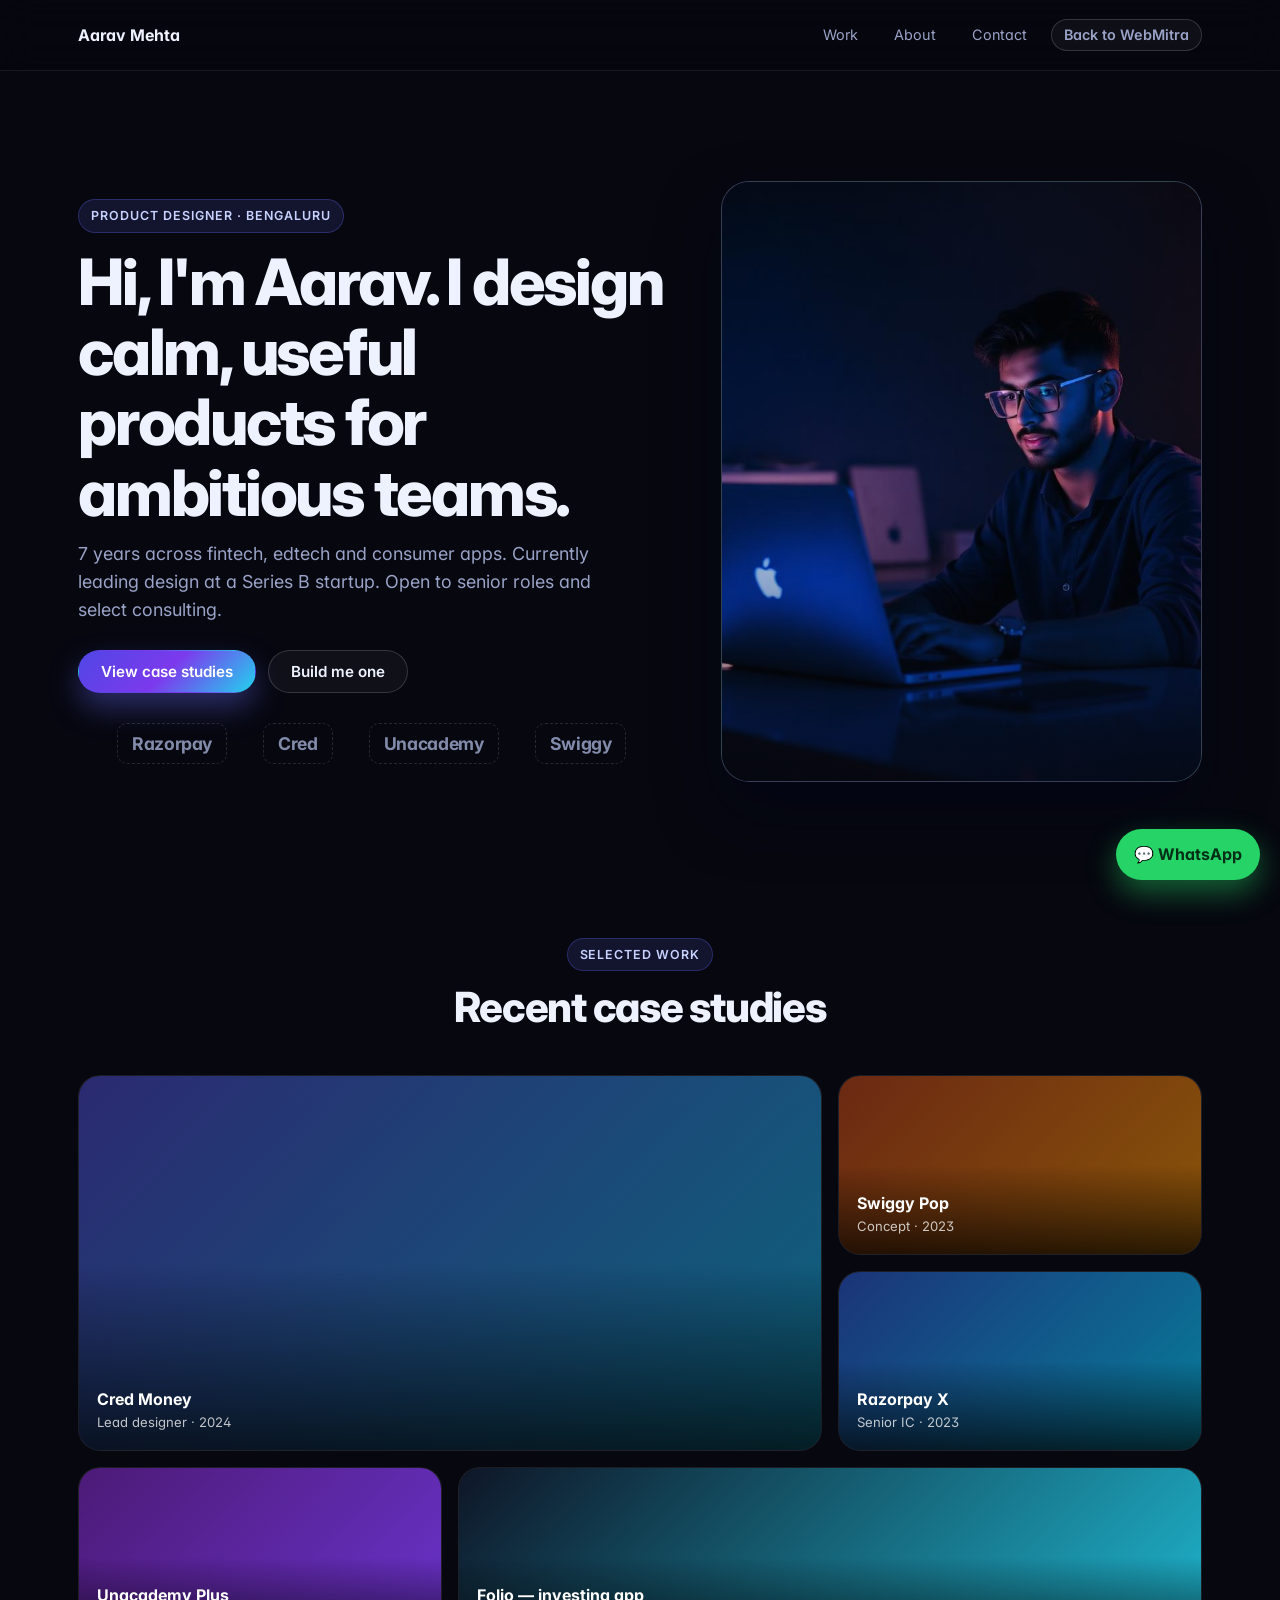
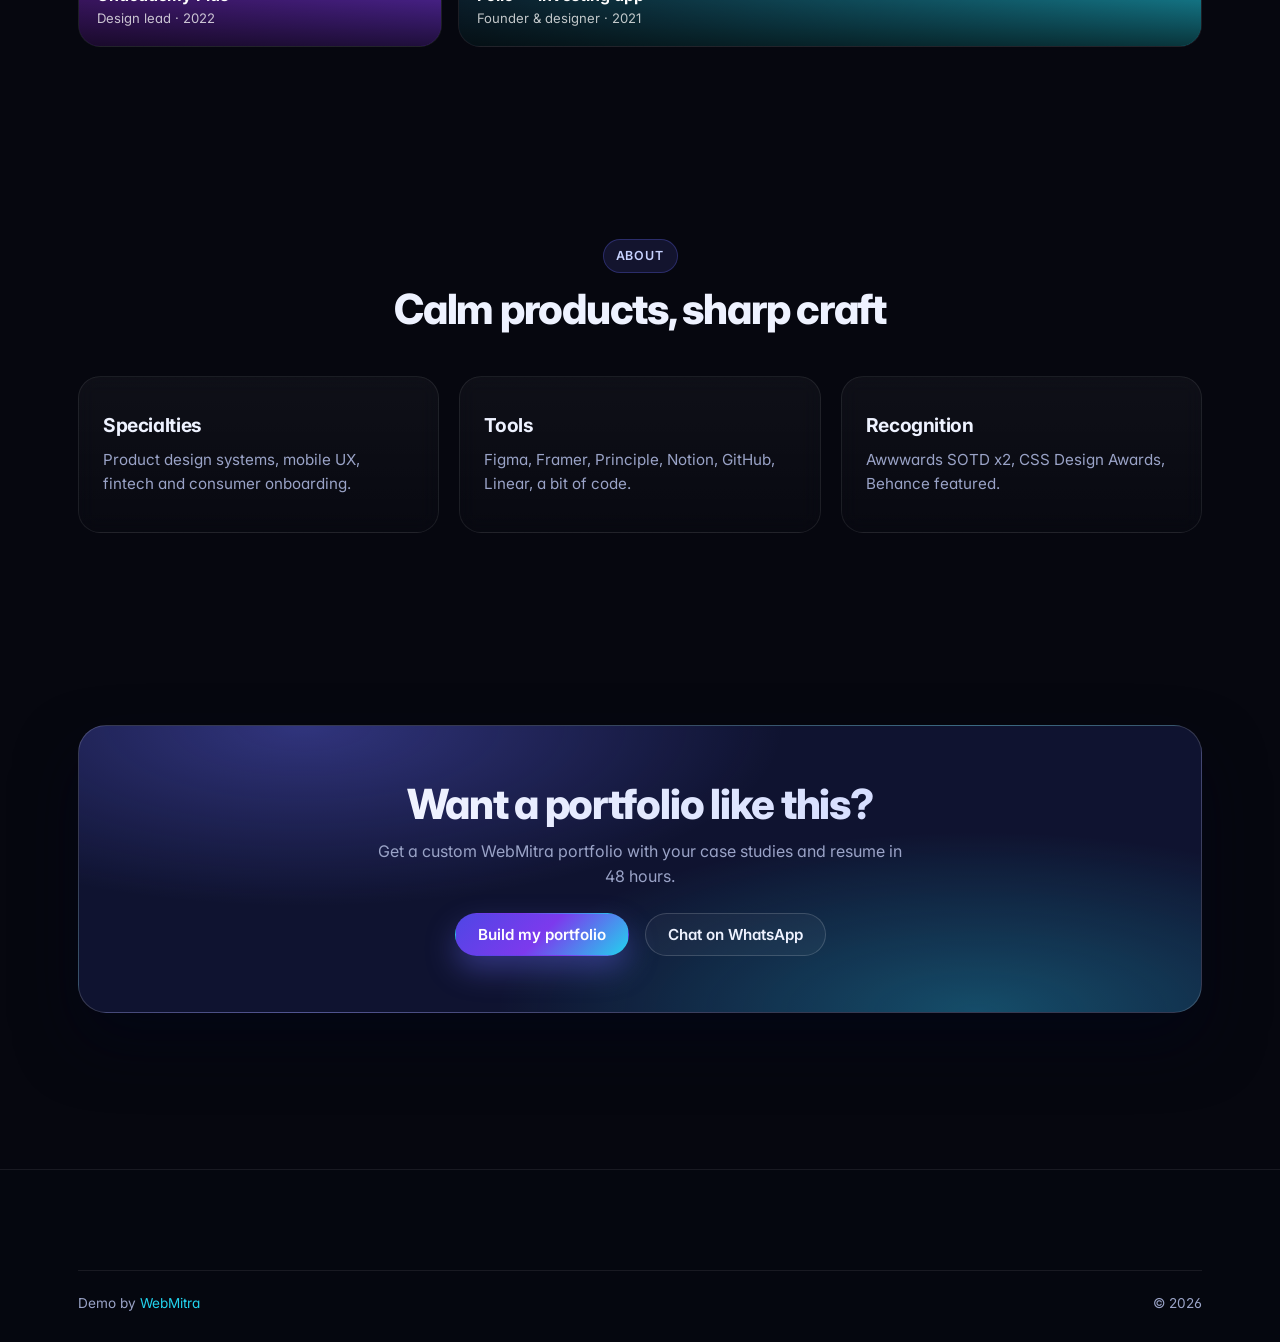
<file: demo-portfolio.html>
<!doctype html>
<html lang="en">
<head>
  <meta charset="utf-8" />
  <meta name="viewport" content="width=device-width, initial-scale=1, viewport-fit=cover" />
  <title>Aarav Mehta — Product Designer | WebMitra Portfolio Demo</title>
  <meta name="description" content="A complete portfolio website demo by WebMitra featuring Aarav Mehta, product designer based in Bengaluru." />
  <link rel="canonical" href="https://webmitra.app/demo-portfolio.html" />
  <link rel="icon" href="icons/logo.png" type="image/svg+xml" />
  <link href="https://fonts.googleapis.com/css2?family=Inter:wght@400;500;600;700;800;900&display=swap" rel="stylesheet" />
  <link rel="stylesheet" href="styles.css" />
  <meta name="theme-color" content="#06070f" />
</head>
<body class="demo-body theme-portfolio">
  <nav class="demo-nav">
    <div class="demo-wrap">
      <strong>Aarav Mehta</strong>
      <div class="demo-links">
        <a href="#work">Work</a><a href="#about">About</a><a href="#contact">Contact</a>
        <a class="btn btn-ghost btn-sm" href="work.html">Back to WebMitra</a>
      </div>
    </div>
  </nav>

  <main>
    <section class="hero">
      <div class="container hero-grid">
        <div>
          <span class="eyebrow fade-in">Product Designer · Bengaluru</span>
          <h1 class="fade-in delay-1">Hi, I'm Aarav. I design calm, useful products for ambitious teams.</h1>
          <p class="lead fade-in delay-2">7 years across fintech, edtech and consumer apps. Currently leading design at a Series B startup. Open to senior roles and select consulting.</p>
          <div class="hero-cta fade-in delay-3">
            <a class="btn btn-primary" href="#work">View case studies</a>
            <a class="btn btn-ghost" href="order.html?type=Portfolio">Build me one</a>
          </div>
          <div class="logo-cloud" style="margin-top:30px"><span>Razorpay</span><span>Cred</span><span>Unacademy</span><span>Swiggy</span></div>
        </div>
        <div class="hero-media fade-in delay-2"><img src="images/demo-portfolio.jpg" alt="Aarav at his desk" width="640" height="800" /></div>
      </div>
    </section>

    <section class="section" id="work">
      <div class="container">
        <div class="section-head reveal"><span class="eyebrow">Selected work</span><h2>Recent case studies</h2></div>
        <div class="portfolio-bento reveal">
          <div class="b span-2 span-row-2" style="--bg-img:linear-gradient(135deg,#312e81,#0e7490)"><strong>Cred Money</strong><span>Lead designer · 2024</span></div>
          <div class="b" style="--bg-img:linear-gradient(135deg,#7c2d12,#a16207)"><strong>Swiggy Pop</strong><span>Concept · 2023</span></div>
          <div class="b" style="--bg-img:linear-gradient(135deg,#1e3a8a,#0891b2)"><strong>Razorpay X</strong><span>Senior IC · 2023</span></div>
          <div class="b" style="--bg-img:linear-gradient(135deg,#581c87,#7c3aed)"><strong>Unacademy Plus</strong><span>Design lead · 2022</span></div>
          <div class="b span-2" style="--bg-img:linear-gradient(135deg,#0f172a,#22d3ee)"><strong>Folio &mdash; investing app</strong><span>Founder &amp; designer · 2021</span></div>
        </div>
      </div>
    </section>

    <section class="section" id="about">
      <div class="container">
        <div class="section-head reveal"><span class="eyebrow">About</span><h2>Calm products, sharp craft</h2></div>
        <div class="grid grid-3">
          <article class="card reveal"><h3>Specialties</h3><p>Product design systems, mobile UX, fintech and consumer onboarding.</p></article>
          <article class="card reveal"><h3>Tools</h3><p>Figma, Framer, Principle, Notion, GitHub, Linear, a bit of code.</p></article>
          <article class="card reveal"><h3>Recognition</h3><p>Awwwards SOTD x2, CSS Design Awards, Behance featured.</p></article>
        </div>
      </div>
    </section>

    <section class="section" id="contact">
      <div class="container">
        <div class="cta-banner reveal">
          <h2>Want a portfolio like this?</h2>
          <p>Get a custom WebMitra portfolio with your case studies and resume in 48 hours.</p>
          <a class="btn btn-primary" href="order.html?type=Portfolio">Build my portfolio</a>
          <a class="btn btn-ghost" data-wa>Chat on WhatsApp</a>
        </div>
      </div>
    </section>
  </main>

  <footer class="site-footer"><div class="container"><div class="footer-bottom"><span>Demo by <a href="index.html" style="color:var(--accent)">WebMitra</a></span><span>© <span id="yr"></span></span></div></div></footer>
  <a class="float-wa" data-wa aria-label="Chat on WhatsApp">💬 WhatsApp</a>
  <script src="app.js"></script>
</body>
</html>
</file>
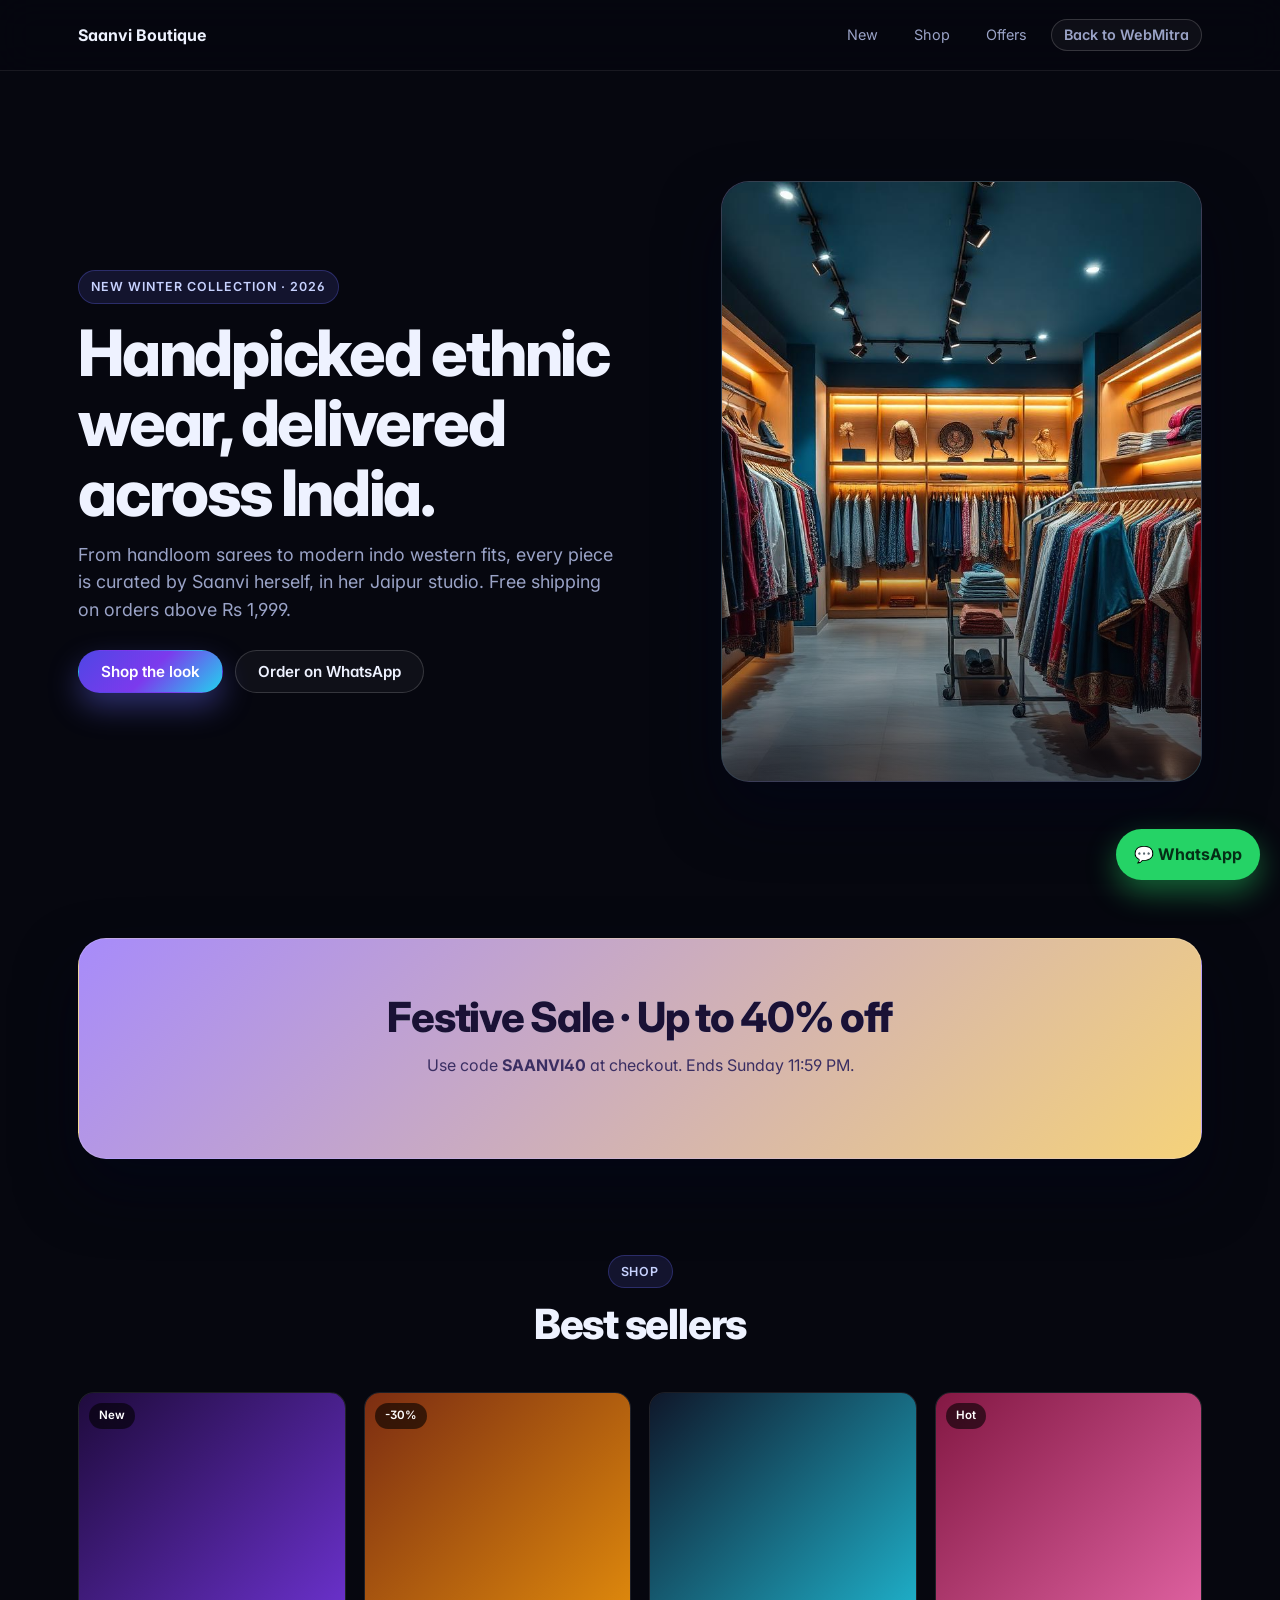
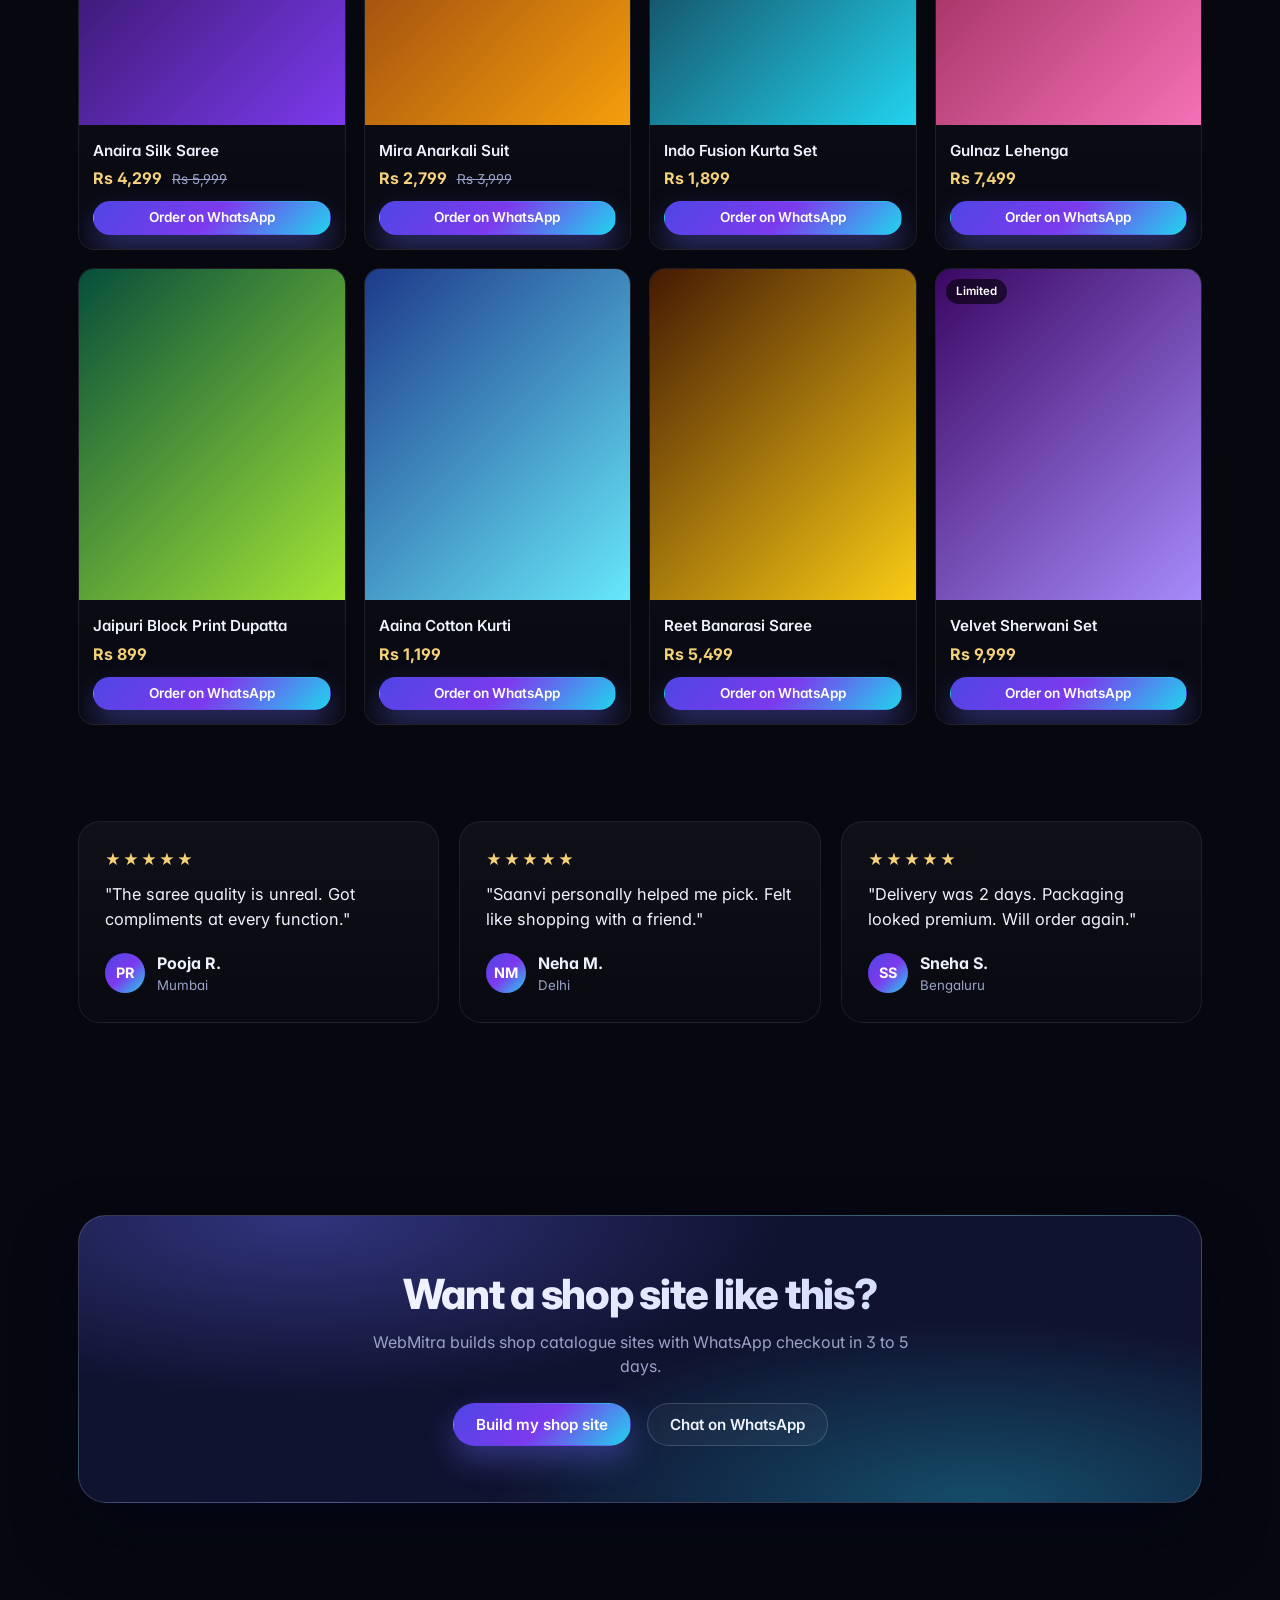
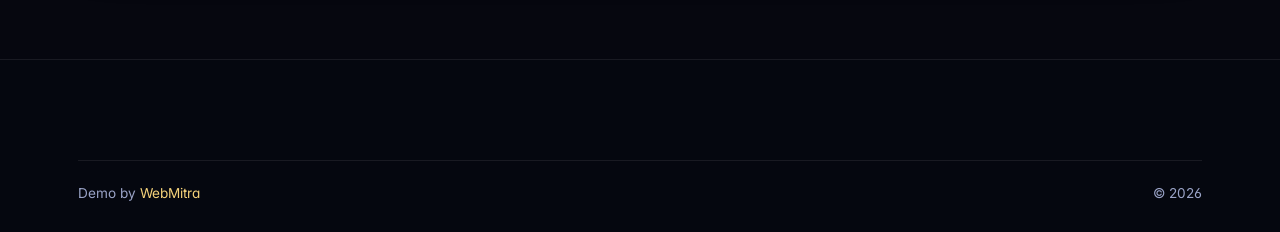
<file: demo-shop.html>
<!doctype html>
<html lang="en">
<head>
  <meta charset="utf-8" />
  <meta name="viewport" content="width=device-width, initial-scale=1, viewport-fit=cover" />
  <title>Saanvi Boutique — Fashion Catalogue | WebMitra Shop Demo</title>
  <meta name="description" content="A complete shop catalogue website demo by WebMitra featuring Saanvi Boutique, a fashion brand from Jaipur." />
  <link rel="canonical" href="https://webmitra.app/demo-shop.html" />
  <link rel="icon" href="icons/logo.png" type="image/svg+xml" />
  <link href="https://fonts.googleapis.com/css2?family=Inter:wght@400;500;600;700;800;900&display=swap" rel="stylesheet" />
  <link rel="stylesheet" href="styles.css" />
  <meta name="theme-color" content="#06070f" />
</head>
<body class="demo-body theme-shop">
  <nav class="demo-nav">
    <div class="demo-wrap">
      <strong>Saanvi Boutique</strong>
      <div class="demo-links">
        <a href="#new">New</a><a href="#shop">Shop</a><a href="#offers">Offers</a>
        <a class="btn btn-ghost btn-sm" href="work.html">Back to WebMitra</a>
      </div>
    </div>
  </nav>

  <main>
    <section class="hero">
      <div class="container hero-grid">
        <div>
          <span class="eyebrow fade-in">New Winter Collection · 2026</span>
          <h1 class="fade-in delay-1">Handpicked ethnic wear, delivered across India.</h1>
          <p class="lead fade-in delay-2">From handloom sarees to modern indo western fits, every piece is curated by Saanvi herself, in her Jaipur studio. Free shipping on orders above Rs 1,999.</p>
          <div class="hero-cta fade-in delay-3">
            <a class="btn btn-primary" href="#shop">Shop the look</a>
            <a class="btn btn-ghost" data-wa>Order on WhatsApp</a>
          </div>
        </div>
        <div class="hero-media fade-in delay-2"><img src="images/demo-shop.jpg" alt="Saanvi Boutique interior" width="640" height="800" /></div>
      </div>
    </section>

    <section class="section" id="offers">
      <div class="container">
        <div class="cta-banner reveal" style="background:linear-gradient(135deg,#a78bfa 0%,#f5d27a 100%);color:#1a1135">
          <h2 style="color:#1a1135;-webkit-text-fill-color:#1a1135">Festive Sale · Up to 40% off</h2>
          <p style="color:#3a2e62">Use code <strong>SAANVI40</strong> at checkout. Ends Sunday 11:59 PM.</p>
        </div>
      </div>
    </section>

    <section class="section" id="shop" style="padding-top:0">
      <div class="container">
        <div class="section-head reveal"><span class="eyebrow">Shop</span><h2>Best sellers</h2></div>
        <div class="product-grid reveal">
          <div class="product"><div class="img" style="background:linear-gradient(135deg,#1f0b3d,#7c3aed)"><span class="tag">New</span></div><div class="body"><div class="name">Anaira Silk Saree</div><div class="price">Rs 4,299 <span class="muted-strike">Rs 5,999</span></div><a class="btn btn-primary" data-wa>Order on WhatsApp</a></div></div>
          <div class="product"><div class="img" style="background:linear-gradient(135deg,#7c2d12,#f59e0b)"><span class="tag">-30%</span></div><div class="body"><div class="name">Mira Anarkali Suit</div><div class="price">Rs 2,799 <span class="muted-strike">Rs 3,999</span></div><a class="btn btn-primary" data-wa>Order on WhatsApp</a></div></div>
          <div class="product"><div class="img" style="background:linear-gradient(135deg,#0f172a,#22d3ee)"></div><div class="body"><div class="name">Indo Fusion Kurta Set</div><div class="price">Rs 1,899</div><a class="btn btn-primary" data-wa>Order on WhatsApp</a></div></div>
          <div class="product"><div class="img" style="background:linear-gradient(135deg,#831843,#f472b6)"><span class="tag">Hot</span></div><div class="body"><div class="name">Gulnaz Lehenga</div><div class="price">Rs 7,499</div><a class="btn btn-primary" data-wa>Order on WhatsApp</a></div></div>
          <div class="product"><div class="img" style="background:linear-gradient(135deg,#064e3b,#a3e635)"></div><div class="body"><div class="name">Jaipuri Block Print Dupatta</div><div class="price">Rs 899</div><a class="btn btn-primary" data-wa>Order on WhatsApp</a></div></div>
          <div class="product"><div class="img" style="background:linear-gradient(135deg,#1e3a8a,#67e8f9)"></div><div class="body"><div class="name">Aaina Cotton Kurti</div><div class="price">Rs 1,199</div><a class="btn btn-primary" data-wa>Order on WhatsApp</a></div></div>
          <div class="product"><div class="img" style="background:linear-gradient(135deg,#451a03,#facc15)"></div><div class="body"><div class="name">Reet Banarasi Saree</div><div class="price">Rs 5,499</div><a class="btn btn-primary" data-wa>Order on WhatsApp</a></div></div>
          <div class="product"><div class="img" style="background:linear-gradient(135deg,#3b0764,#a78bfa)"><span class="tag">Limited</span></div><div class="body"><div class="name">Velvet Sherwani Set</div><div class="price">Rs 9,999</div><a class="btn btn-primary" data-wa>Order on WhatsApp</a></div></div>
        </div>
      </div>
    </section>

    <section class="section" style="padding-top:0">
      <div class="container">
        <div class="grid grid-3">
          <div class="testimonial reveal"><div class="stars">★★★★★</div><p>"The saree quality is unreal. Got compliments at every function."</p><div class="who"><div class="avatar">PR</div><div><strong>Pooja R.</strong><small>Mumbai</small></div></div></div>
          <div class="testimonial reveal"><div class="stars">★★★★★</div><p>"Saanvi personally helped me pick. Felt like shopping with a friend."</p><div class="who"><div class="avatar">NM</div><div><strong>Neha M.</strong><small>Delhi</small></div></div></div>
          <div class="testimonial reveal"><div class="stars">★★★★★</div><p>"Delivery was 2 days. Packaging looked premium. Will order again."</p><div class="who"><div class="avatar">SS</div><div><strong>Sneha S.</strong><small>Bengaluru</small></div></div></div>
        </div>
      </div>
    </section>

    <section class="section">
      <div class="container">
        <div class="cta-banner reveal">
          <h2>Want a shop site like this?</h2>
          <p>WebMitra builds shop catalogue sites with WhatsApp checkout in 3 to 5 days.</p>
          <a class="btn btn-primary" href="order.html?type=Shop Catalogue">Build my shop site</a>
          <a class="btn btn-ghost" data-wa>Chat on WhatsApp</a>
        </div>
      </div>
    </section>
  </main>

  <footer class="site-footer"><div class="container"><div class="footer-bottom"><span>Demo by <a href="index.html" style="color:var(--accent)">WebMitra</a></span><span>© <span id="yr"></span></span></div></div></footer>
  <a class="float-wa" data-wa aria-label="Chat on WhatsApp">💬 WhatsApp</a>
  <script src="app.js"></script>
</body>
</html>
</file>
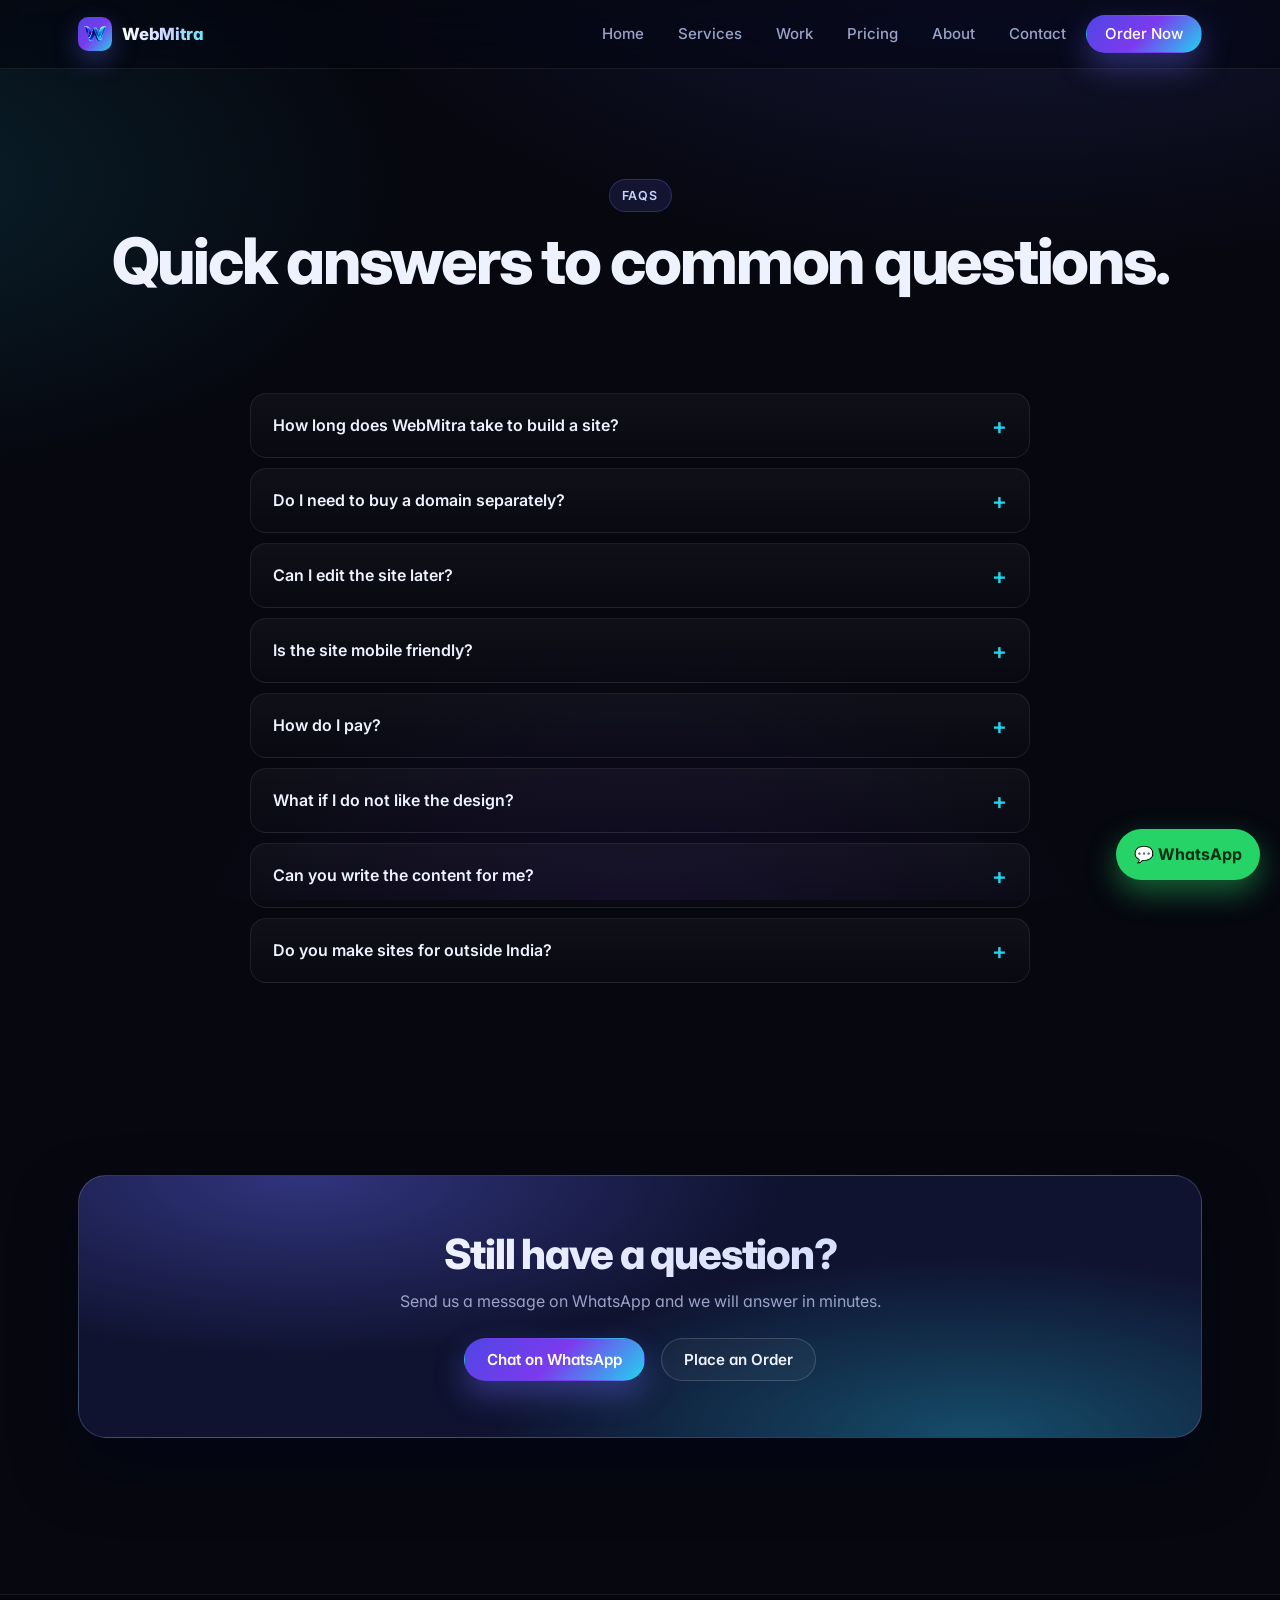
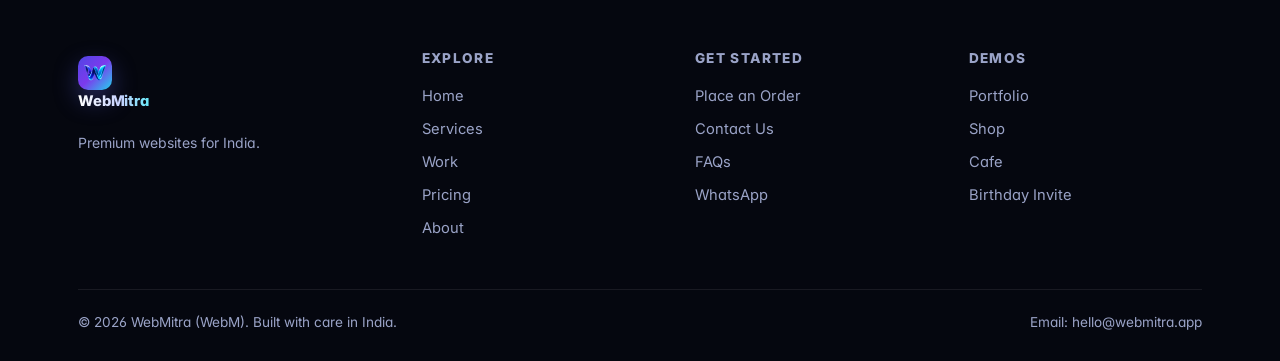
<file: faq.html>
<!doctype html>
<html lang="en">
<head>
  <meta charset="utf-8" />
  <meta name="viewport" content="width=device-width, initial-scale=1, viewport-fit=cover" />
  <title>FAQs | WebMitra (WebM) Website Questions Answered</title>
  <meta name="description" content="Frequently asked questions about WebMitra: pricing, delivery time, revisions, hosting, domains and more." />
  <link rel="canonical" href="https://webmitra.app/faq.html" />
  <link rel="icon" href="icons/logo.png" type="image/svg+xml" />
  <link rel="apple-touch-icon" href="icons/logo.png" />
  <link href="https://fonts.googleapis.com/css2?family=Inter:wght@400;500;600;700;800;900&display=swap" rel="stylesheet" />
  <link rel="stylesheet" href="styles.css" />
  <meta property="og:title" content="FAQs | WebMitra" />
  <meta name="theme-color" content="#06070f" />
  <script type="application/ld+json">
  {
    "@context": "https://schema.org",
    "@type": "FAQPage",
    "mainEntity": [
      {"@type": "Question", "name": "How long does WebMitra take to build a site?", "acceptedAnswer": {"@type": "Answer", "text": "Starter sites are delivered in 24 to 48 hours. Pro and Premium sites take 3 to 7 days depending on content."}},
      {"@type": "Question", "name": "Do I need to buy a domain separately?", "acceptedAnswer": {"@type": "Answer", "text": "No. We can host on a free WebMitra subdomain or set up your own custom domain for an extra Rs 499."}},
      {"@type": "Question", "name": "Can I edit the site later?", "acceptedAnswer": {"@type": "Answer", "text": "Yes. You can request edits any time. Each plan includes free revisions, and we offer a yearly care plan for ongoing changes."}},
      {"@type": "Question", "name": "Is the site mobile friendly?", "acceptedAnswer": {"@type": "Answer", "text": "Every WebMitra site is built mobile first. It looks and works perfectly on phones, tablets and desktops."}}
    ]
  }
  </script>
</head>
<body>
  <header class="site-header">
    <div class="container nav">
      <a class="brand" href="index.html"><span class="brand-mark"><img src="icons/logo.png" alt="WebMitra" width="34" height="34"/></span><span class="brand-name-grad">WebMitra</span></a>
      <button class="menu-toggle" data-menu-toggle aria-label="Open menu">☰</button>
      <nav class="nav-links">
        <a href="index.html" data-nav="index.html">Home</a>
        <a href="services.html" data-nav="services.html">Services</a>
        <a href="work.html" data-nav="work.html">Work</a>
        <a href="pricing.html" data-nav="pricing.html">Pricing</a>
        <a href="about.html" data-nav="about.html">About</a>
        <a href="contact.html" data-nav="contact.html">Contact</a>
        <a class="nav-cta btn btn-primary" href="order.html" data-nav="order.html">Order Now</a>
      </nav>
    </div>
  </header>

  <main>
    <section class="hero center">
      <div class="container">
        <span class="eyebrow fade-in">FAQs</span>
        <h1 class="fade-in delay-1">Quick answers to common questions.</h1>
      </div>
    </section>

    <section class="section" style="padding-top:24px">
      <div class="container">
        <div class="faq">
          <div class="faq-item"><button class="faq-q">How long does WebMitra take to build a site?</button><div class="faq-a"><p>Starter sites go live in 24 to 48 hours. Pro and Premium projects take 3 to 7 days depending on content and revisions.</p></div></div>
          <div class="faq-item"><button class="faq-q">Do I need to buy a domain separately?</button><div class="faq-a"><p>No. We can host the site on a free domain (Depends on your request, e.g: https://example.netlify.app). If you want a custom domain like yourbrand.in, we set it up for an extra Rs 499.</p></div></div>
          <div class="faq-item"><button class="faq-q">Can I edit the site later?</button><div class="faq-a"><p>Yes. You can request edits any time. Each plan includes free revisions, and we offer a yearly care plan for ongoing updates.</p></div></div>
          <div class="faq-item"><button class="faq-q">Is the site mobile friendly?</button><div class="faq-a"><p>Always. Every WebMitra site is built mobile first and tested across phones, tablets and desktops before launch.</p></div></div>
          <div class="faq-item"><button class="faq-q">How do I pay?</button><div class="faq-a"><p>UPI, Paytm, GPay, PhonePe, bank transfer or card. We share details after we agree on the brief.</p></div></div>
          <div class="faq-item"><button class="faq-q">What if I do not like the design?</button><div class="faq-a"><p>You get free revisions on every plan. We keep iterating until you are happy. We have not had a project fail yet.</p></div></div>
          <div class="faq-item"><button class="faq-q">Can you write the content for me?</button><div class="faq-a"><p>Yes. Add the content writing add on for Rs 999. We will write polished, on brand copy for your sections.</p></div></div>
          <div class="faq-item"><button class="faq-q">Do you make sites for outside India?</button><div class="faq-a"><p>Yes. We have built sites for clients in the US, UK and UAE. Pricing stays the same.</p></div></div>
        </div>
      </div>
    </section>

    <section class="section">
      <div class="container">
        <div class="cta-banner reveal">
          <h2>Still have a question?</h2>
          <p>Send us a message on WhatsApp and we will answer in minutes.</p>
          <a class="btn btn-primary" data-wa>Chat on WhatsApp</a>
          <a class="btn btn-ghost" href="order.html">Place an Order</a>
        </div>
      </div>
    </section>
  </main>

  <footer class="site-footer">
    <div class="container">
      <div class="footer-grid">
        <div><a class="brand" href="index.html"><span class="brand-mark"><img src="icons/logo.png" alt="WebMitra" width="34" height="34"/></span><span class="brand-name-grad">WebMitra</span></a><p class="muted" style="max-width:320px;margin-top:14px;font-size:14px">Premium websites for India.</p></div>
        <div><h4>Explore</h4><a href="index.html">Home</a><a href="services.html">Services</a><a href="work.html">Work</a><a href="pricing.html">Pricing</a><a href="about.html">About</a></div>
        <div><h4>Get Started</h4><a href="order.html">Place an Order</a><a href="contact.html">Contact Us</a><a href="faq.html">FAQs</a><a data-wa>WhatsApp</a></div>
        <div><h4>Demos</h4><a href="demo-portfolio.html">Portfolio</a><a href="demo-shop.html">Shop</a><a href="demo-cafe.html">Cafe</a><a href="demo-invite.html">Birthday Invite</a></div>
      </div>
      <div class="footer-bottom"><span>© <span id="yr"></span> WebMitra (WebM). Built with care in India.</span><span>Email: hello@webmitra.app</span></div>
    </div>
  </footer>
  <a class="float-wa" data-wa aria-label="Chat on WhatsApp">💬 WhatsApp</a>
  <script src="app.js"></script>
</body>
</html>
</file>
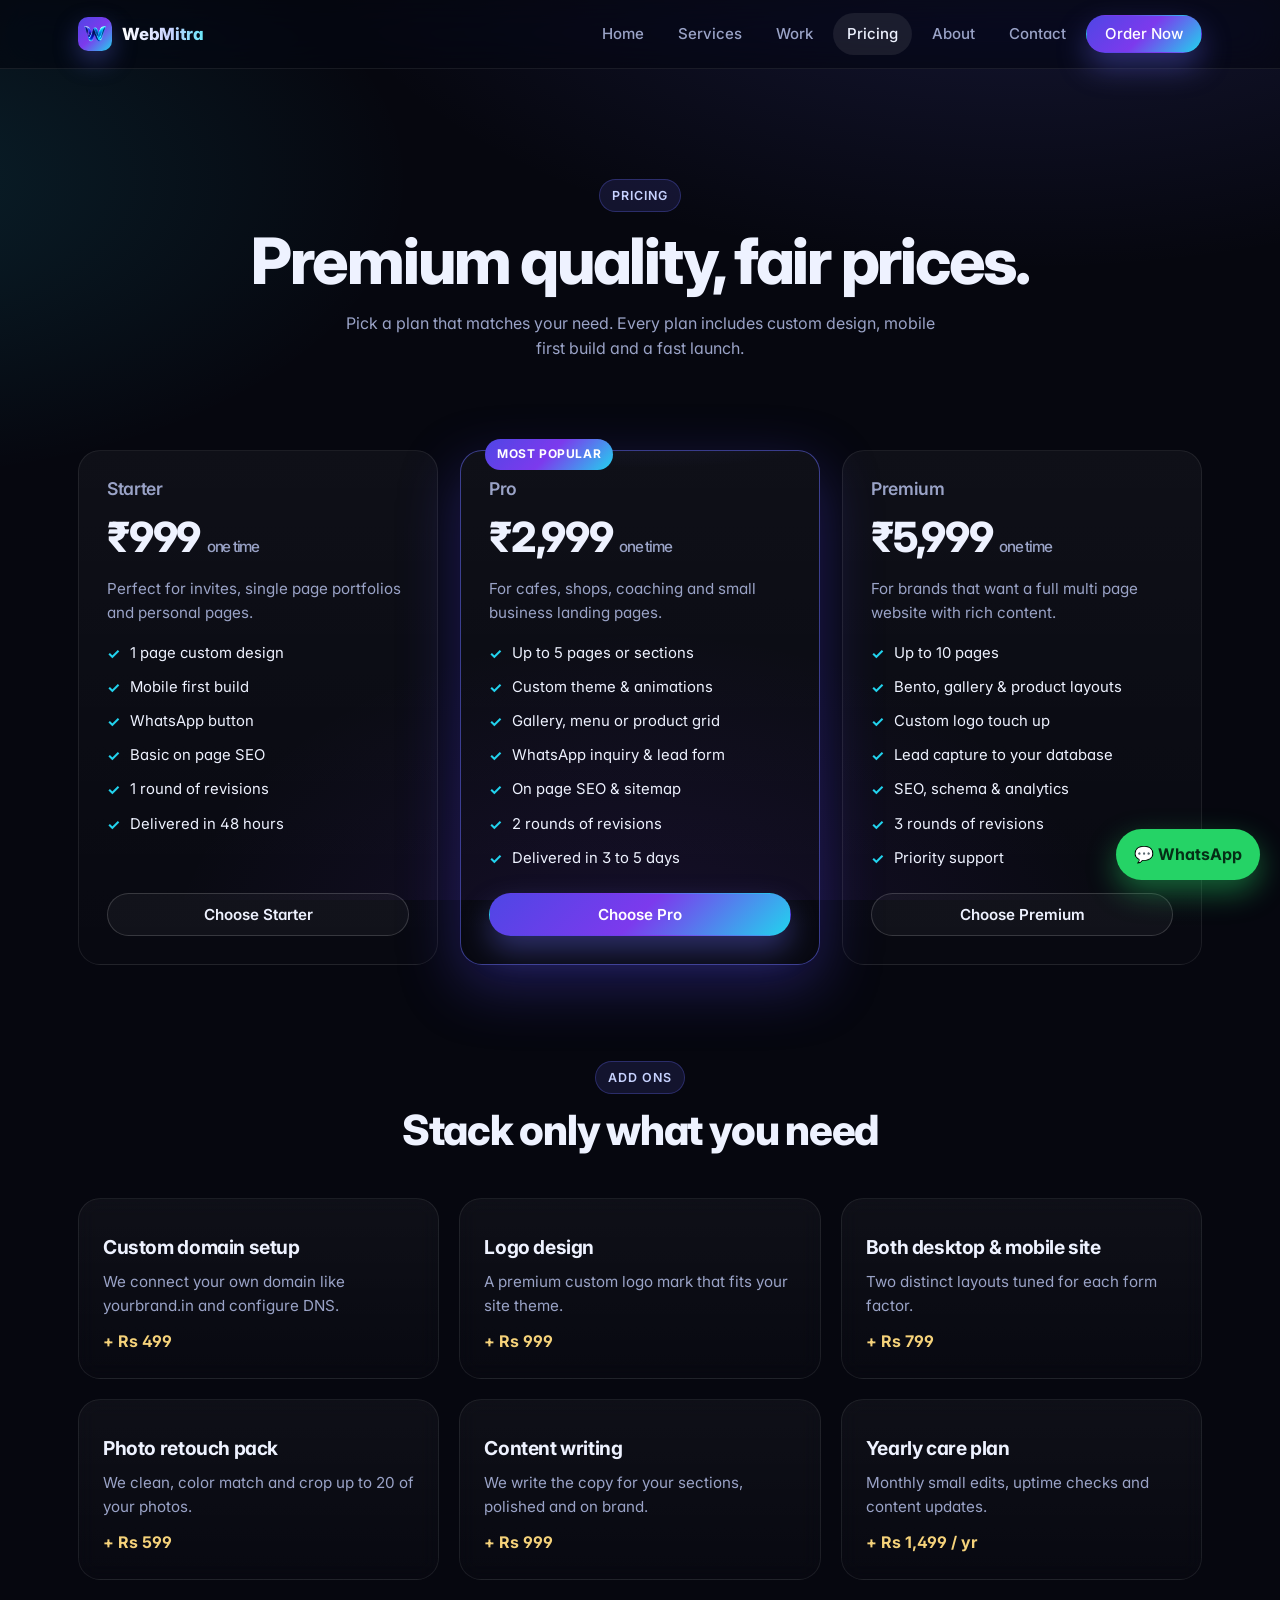
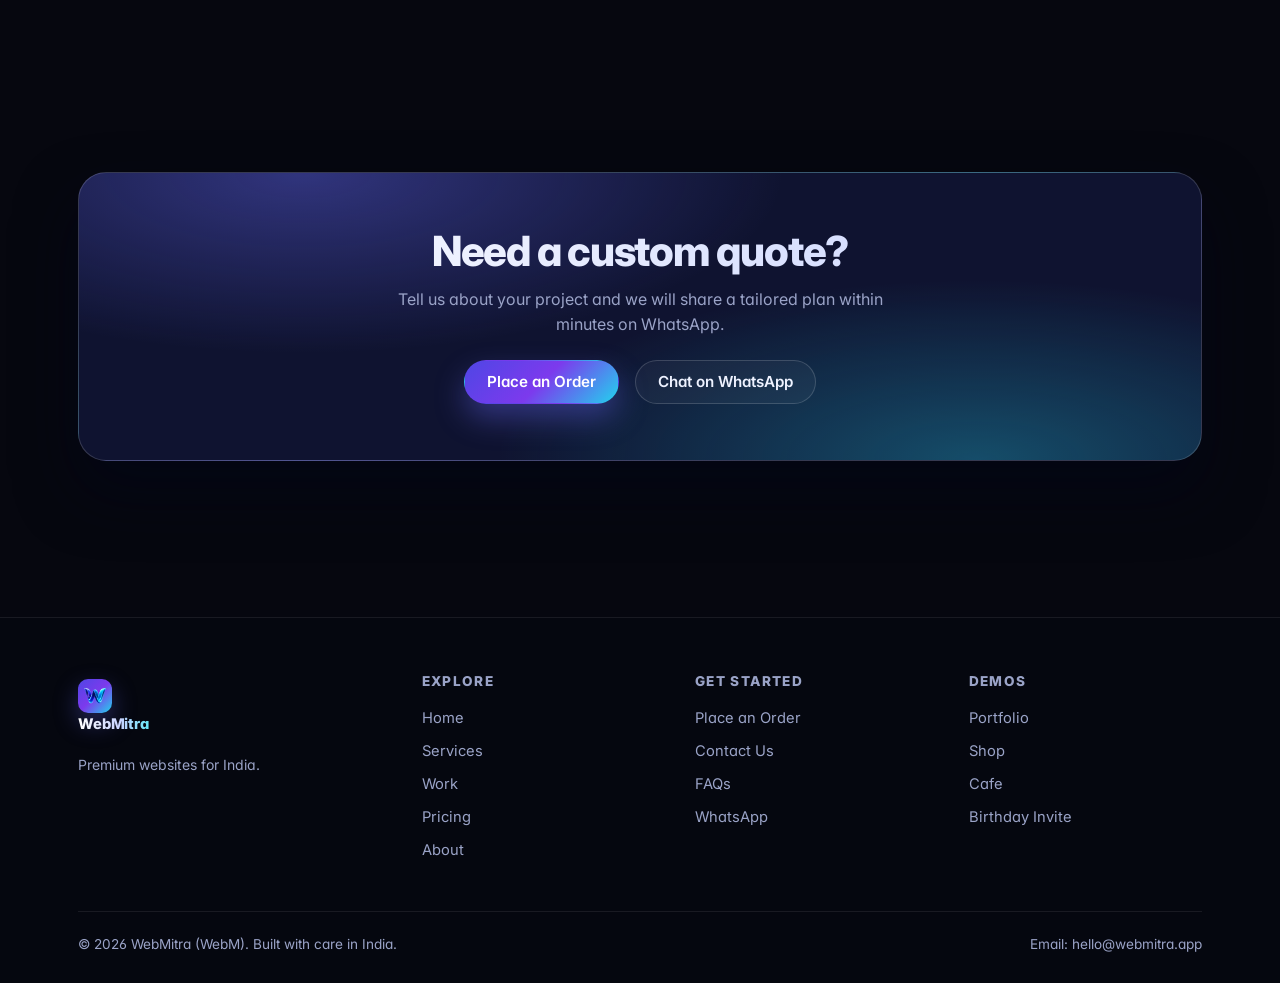
<file: pricing.html>
<!doctype html>
<html lang="en">
<head>
  <meta charset="utf-8" />
  <meta name="viewport" content="width=device-width, initial-scale=1, viewport-fit=cover" />
  <title>Pricing | WebMitra Plans from Rs 999 | WebM</title>
  <meta name="description" content="WebMitra pricing: Starter Rs 999, Pro Rs 2,999, Premium Rs 5,999. Transparent plans for premium personal, event, cafe and business websites in India." />
  <meta name="keywords" content="WebM pricing, WebMitra pricing, cheap website India, premium website price, Rs 999 website, affordable website designer" />
  <link rel="canonical" href="https://webmitra.app/pricing.html" />
  <link rel="icon" href="icons/logo.png" type="image/svg+xml" />
  <link rel="apple-touch-icon" href="icons/logo.png" />
  <link rel="preconnect" href="https://fonts.googleapis.com" />
  <link rel="preconnect" href="https://fonts.gstatic.com" crossorigin />
  <link href="https://fonts.googleapis.com/css2?family=Inter:wght@400;500;600;700;800;900&display=swap" rel="stylesheet" />
  <link rel="stylesheet" href="styles.css" />
  <meta property="og:title" content="Pricing | WebMitra" />
  <meta property="og:description" content="Transparent plans from Rs 999 for premium WebM websites." />
  <meta property="og:image" content="images/hero.jpg" />
  <meta name="theme-color" content="#06070f" />
</head>
<body>
  <header class="site-header">
    <div class="container nav">
      <a class="brand" href="index.html"><span class="brand-mark"><img src="icons/logo.png" alt="WebMitra" width="34" height="34"/></span><span class="brand-name-grad">WebMitra</span></a>
      <button class="menu-toggle" data-menu-toggle aria-label="Open menu">☰</button>
      <nav class="nav-links">
        <a href="index.html" data-nav="index.html">Home</a>
        <a href="services.html" data-nav="services.html">Services</a>
        <a href="work.html" data-nav="work.html">Work</a>
        <a href="pricing.html" data-nav="pricing.html">Pricing</a>
        <a href="about.html" data-nav="about.html">About</a>
        <a href="contact.html" data-nav="contact.html">Contact</a>
        <a class="nav-cta btn btn-primary" href="order.html" data-nav="order.html">Order Now</a>
      </nav>
    </div>
  </header>

  <main>
    <section class="hero center">
      <div class="container">
        <span class="eyebrow fade-in">Pricing</span>
        <h1 class="fade-in delay-1">Premium quality, fair prices.</h1>
        <p class="lead fade-in delay-2">Pick a plan that matches your need. Every plan includes custom design, mobile first build and a fast launch.</p>
      </div>
    </section>

    <section class="section" style="padding-top:30px">
      <div class="container">
        <div class="pricing-grid">
          <article class="price-card reveal">
            <h3>Starter</h3>
            <div class="amt">₹999 <small>one time</small></div>
            <p class="desc">Perfect for invites, single page portfolios and personal pages.</p>
            <ul>
              <li>1 page custom design</li>
              <li>Mobile first build</li>
              <li>WhatsApp button</li>
              <li>Basic on page SEO</li>
              <li>1 round of revisions</li>
              <li>Delivered in 48 hours</li>
            </ul>
            <a class="btn btn-ghost" href="order.html?type=Portfolio">Choose Starter</a>
          </article>

          <article class="price-card featured reveal">
            <span class="badge">Most popular</span>
            <h3>Pro</h3>
            <div class="amt">₹2,999 <small>one time</small></div>
            <p class="desc">For cafes, shops, coaching and small business landing pages.</p>
            <ul>
              <li>Up to 5 pages or sections</li>
              <li>Custom theme &amp; animations</li>
              <li>Gallery, menu or product grid</li>
              <li>WhatsApp inquiry &amp; lead form</li>
              <li>On page SEO &amp; sitemap</li>
              <li>2 rounds of revisions</li>
              <li>Delivered in 3 to 5 days</li>
            </ul>
            <a class="btn btn-primary" href="order.html?type=Business Landing Page">Choose Pro</a>
          </article>

          <article class="price-card reveal">
            <h3>Premium</h3>
            <div class="amt">₹5,999 <small>one time</small></div>
            <p class="desc">For brands that want a full multi page website with rich content.</p>
            <ul>
              <li>Up to 10 pages</li>
              <li>Bento, gallery &amp; product layouts</li>
              <li>Custom logo touch up</li>
              <li>Lead capture to your database</li>
              <li>SEO, schema &amp; analytics</li>
              <li>3 rounds of revisions</li>
              <li>Priority support</li>
            </ul>
            <a class="btn btn-ghost" href="order.html?type=Business Landing Page">Choose Premium</a>
          </article>
        </div>
      </div>
    </section>

    <section class="section" style="padding-top:0">
      <div class="container">
        <div class="section-head reveal"><span class="eyebrow">Add ons</span><h2>Stack only what you need</h2></div>
        <div class="grid grid-3">
          <article class="card reveal"><h3>Custom domain setup</h3><p>We connect your own domain like yourbrand.in and configure DNS.</p><strong class="gold">+ Rs 499</strong></article>
          <article class="card reveal"><h3>Logo design</h3><p>A premium custom logo mark that fits your site theme.</p><strong class="gold">+ Rs 999</strong></article>
          <article class="card reveal"><h3>Both desktop &amp; mobile site</h3><p>Two distinct layouts tuned for each form factor.</p><strong class="gold">+ Rs 799</strong></article>
          <article class="card reveal"><h3>Photo retouch pack</h3><p>We clean, color match and crop up to 20 of your photos.</p><strong class="gold">+ Rs 599</strong></article>
          <article class="card reveal"><h3>Content writing</h3><p>We write the copy for your sections, polished and on brand.</p><strong class="gold">+ Rs 999</strong></article>
          <article class="card reveal"><h3>Yearly care plan</h3><p>Monthly small edits, uptime checks and content updates.</p><strong class="gold">+ Rs 1,499 / yr</strong></article>
        </div>
      </div>
    </section>

    <section class="section">
      <div class="container">
        <div class="cta-banner reveal">
          <h2>Need a custom quote?</h2>
          <p>Tell us about your project and we will share a tailored plan within minutes on WhatsApp.</p>
          <a class="btn btn-primary" href="order.html">Place an Order</a>
          <a class="btn btn-ghost" data-wa>Chat on WhatsApp</a>
        </div>
      </div>
    </section>
  </main>

  <footer class="site-footer">
    <div class="container">
      <div class="footer-grid">
        <div><a class="brand" href="index.html"><span class="brand-mark"><img src="icons/logo.png" alt="WebMitra" width="34" height="34"/></span><span class="brand-name-grad">WebMitra</span></a><p class="muted" style="max-width:320px;margin-top:14px;font-size:14px">Premium websites for India.</p></div>
        <div><h4>Explore</h4><a href="index.html">Home</a><a href="services.html">Services</a><a href="work.html">Work</a><a href="pricing.html">Pricing</a><a href="about.html">About</a></div>
        <div><h4>Get Started</h4><a href="order.html">Place an Order</a><a href="contact.html">Contact Us</a><a href="faq.html">FAQs</a><a data-wa>WhatsApp</a></div>
        <div><h4>Demos</h4><a href="demo-portfolio.html">Portfolio</a><a href="demo-shop.html">Shop</a><a href="demo-cafe.html">Cafe</a><a href="demo-invite.html">Birthday Invite</a></div>
      </div>
      <div class="footer-bottom"><span>© <span id="yr"></span> WebMitra (WebM). Built with care in India.</span><span>Email: hello@webmitra.app</span></div>
    </div>
  </footer>
  <a class="float-wa" data-wa aria-label="Chat on WhatsApp">💬 WhatsApp</a>
  <script src="app.js"></script>
</body>
</html>
</file>
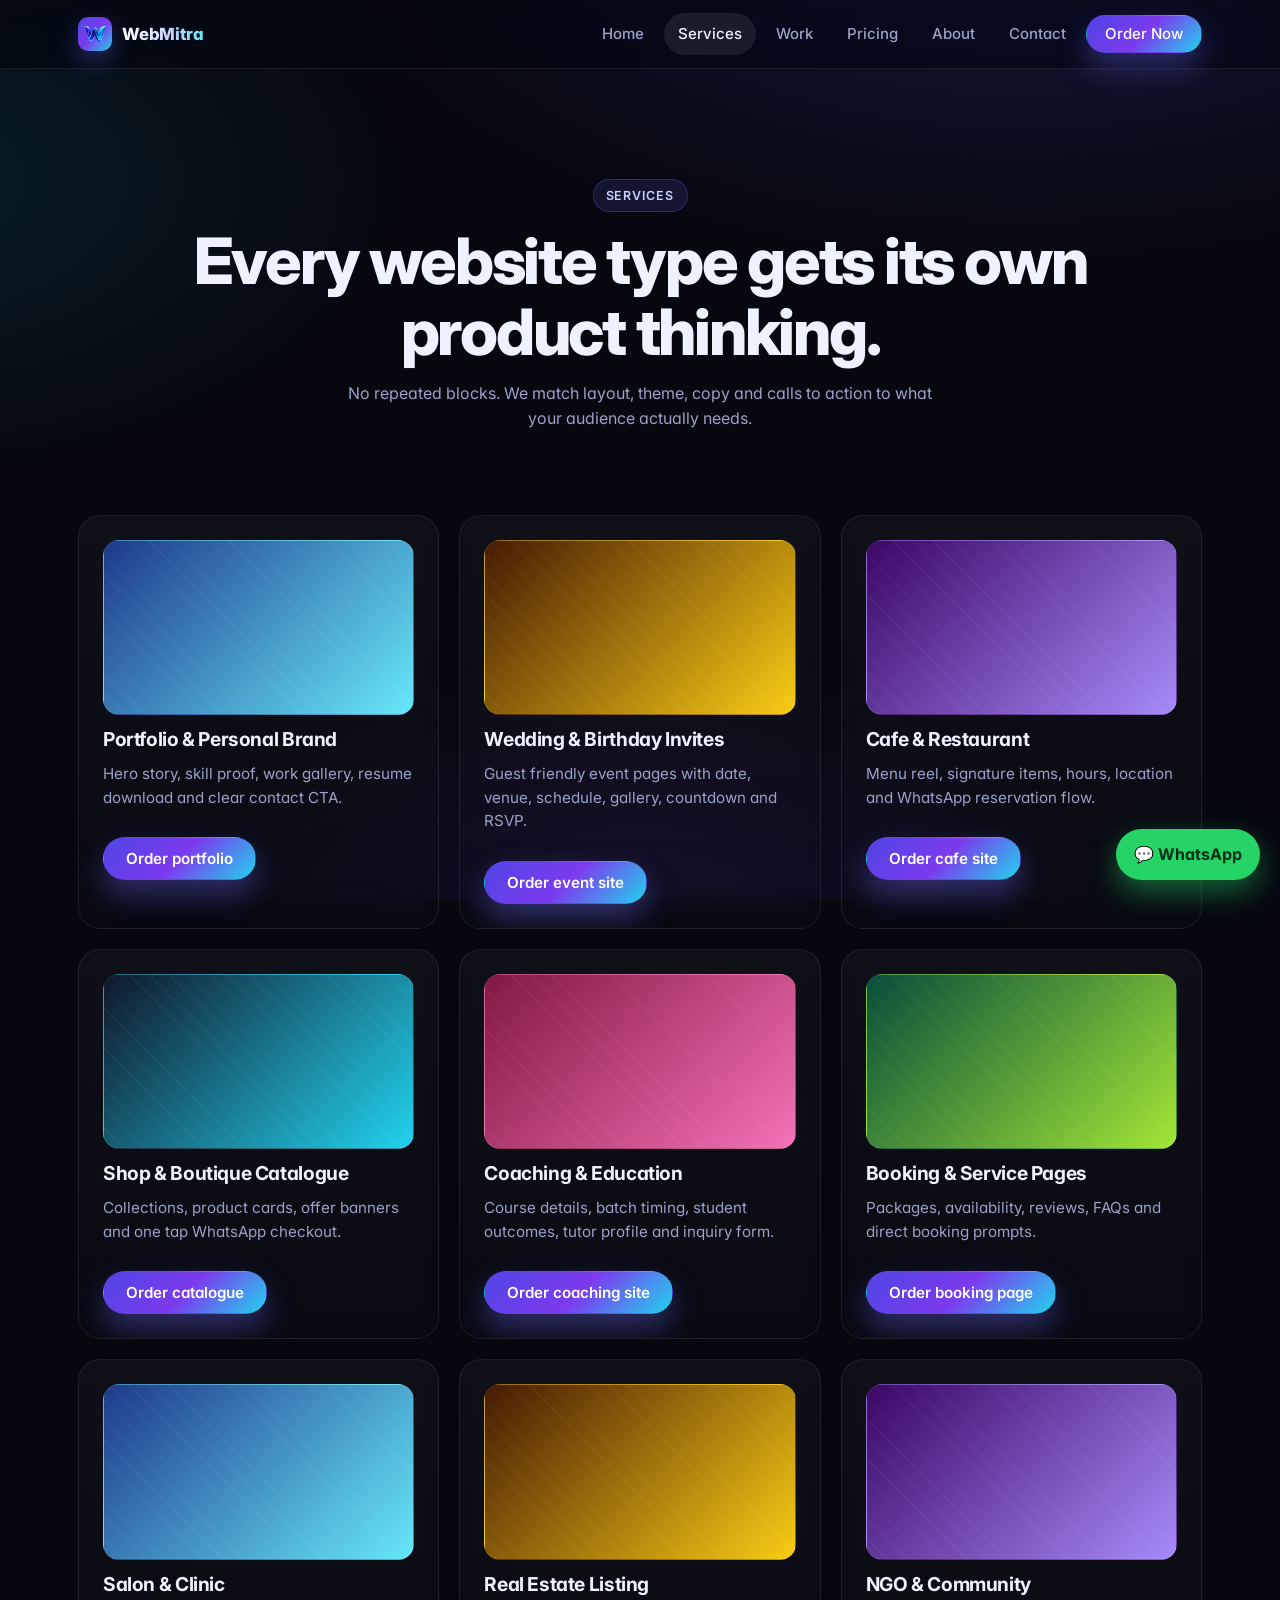
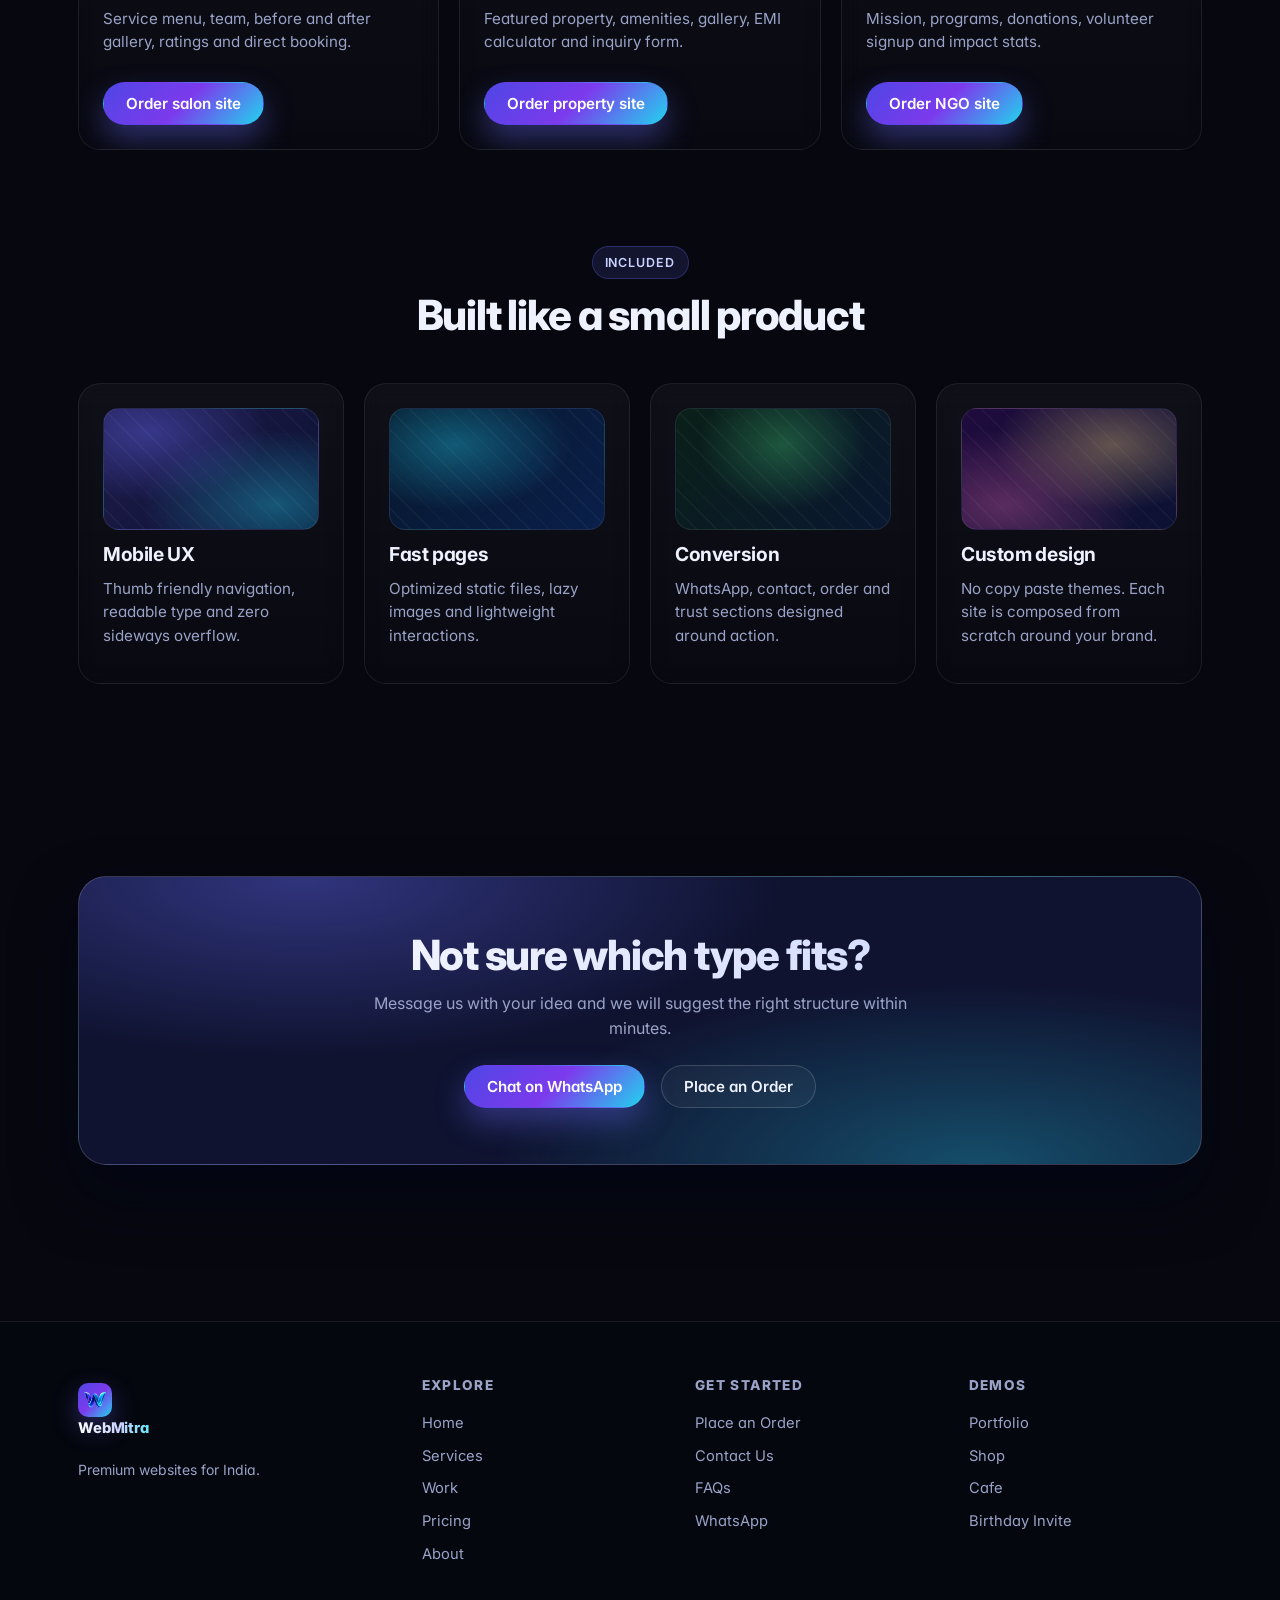
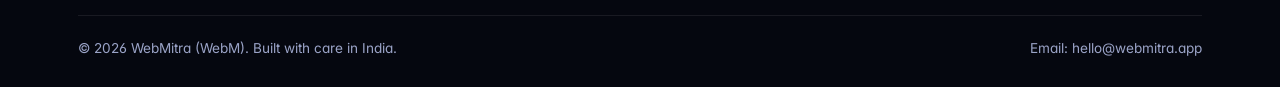
<file: services.html>
<!doctype html>
<html lang="en">
<head>
  <meta charset="utf-8" />
  <meta name="viewport" content="width=device-width, initial-scale=1, viewport-fit=cover" />
  <title>Services | WebMitra Portfolio, Cafe, Shop, Event &amp; Booking Sites</title>
  <meta name="description" content="WebMitra services: portfolio, event invite, business landing, shop catalogue, coaching and booking websites. Premium custom design, mobile first, launched in 48 hours." />
  <meta name="keywords" content="WebM services, WebMitra services, portfolio website service, cafe website India, shop catalogue site, wedding invite website, coaching website" />
  <link rel="canonical" href="https://webmitra.app/services.html" />
  <link rel="icon" href="icons/logo.png" type="image/svg+xml" />
  <link rel="apple-touch-icon" href="icons/logo.png" />
  <link rel="preconnect" href="https://fonts.googleapis.com" />
  <link rel="preconnect" href="https://fonts.gstatic.com" crossorigin />
  <link href="https://fonts.googleapis.com/css2?family=Inter:wght@400;500;600;700;800;900&display=swap" rel="stylesheet" />
  <link rel="stylesheet" href="styles.css" />
  <meta property="og:title" content="Services | WebMitra (WebM)" />
  <meta property="og:description" content="Premium portfolio, event, cafe, shop and booking websites." />
  <meta property="og:type" content="website" />
  <meta property="og:url" content="https://webmitra.app/services.html" />
  <meta property="og:image" content="images/hero.jpg" />
  <meta name="theme-color" content="#06070f" />
</head>
<body>
  <header class="site-header">
    <div class="container nav">
      <a class="brand" href="index.html"><span class="brand-mark"><img src="icons/logo.png" alt="WebMitra" width="34" height="34"/></span><span class="brand-name-grad">WebMitra</span></a>
      <button class="menu-toggle" data-menu-toggle aria-label="Open menu">☰</button>
      <nav class="nav-links">
        <a href="index.html" data-nav="index.html">Home</a>
        <a href="services.html" data-nav="services.html">Services</a>
        <a href="work.html" data-nav="work.html">Work</a>
        <a href="pricing.html" data-nav="pricing.html">Pricing</a>
        <a href="about.html" data-nav="about.html">About</a>
        <a href="contact.html" data-nav="contact.html">Contact</a>
        <a class="nav-cta btn btn-primary" href="order.html" data-nav="order.html">Order Now</a>
      </nav>
    </div>
  </header>

  <main>
    <section class="hero center">
      <div class="container">
        <span class="eyebrow fade-in">Services</span>
        <h1 class="fade-in delay-1">Every website type gets its own product thinking.</h1>
        <p class="lead fade-in delay-2">No repeated blocks. We match layout, theme, copy and calls to action to what your audience actually needs.</p>
      </div>
    </section>

    <section class="section" style="padding-top:24px">
      <div class="container">
        <div class="grid grid-3">
          <article class="card reveal"><div style="background:linear-gradient(135deg,#1e3a8a,#67e8f9)" class="mini-visual"></div><h3>Portfolio &amp; Personal Brand</h3><p>Hero story, skill proof, work gallery, resume download and clear contact CTA.</p><a class="btn btn-primary" href="order.html?type=Portfolio">Order portfolio</a></article>
          <article class="card reveal"><div style="background:linear-gradient(135deg,#451a03,#facc15)" class="mini-visual event"></div><h3>Wedding &amp; Birthday Invites</h3><p>Guest friendly event pages with date, venue, schedule, gallery, countdown and RSVP.</p><a class="btn btn-primary" href="order.html?type=Birthday Invitation">Order event site</a></article>
          <article class="card reveal"><div style="background:linear-gradient(135deg,#3b0764,#a78bfa)" class="mini-visual business"></div><h3>Cafe &amp; Restaurant</h3><p>Menu reel, signature items, hours, location and WhatsApp reservation flow.</p><a class="btn btn-primary" href="order.html?type=Cafe / Restaurant">Order cafe site</a></article>
          <article class="card reveal"><div style="background:linear-gradient(135deg,#0f172a,#22d3ee)" class="mini-visual shop"></div><h3>Shop &amp; Boutique Catalogue</h3><p>Collections, product cards, offer banners and one tap WhatsApp checkout.</p><a class="btn btn-primary" href="order.html?type=Shop Catalogue">Order catalogue</a></article>
          <article class="card reveal"><div style="background:linear-gradient(135deg,#831843,#f472b6)" class="mini-visual learn"></div><h3>Coaching &amp; Education</h3><p>Course details, batch timing, student outcomes, tutor profile and inquiry form.</p><a class="btn btn-primary" href="order.html?type=Coaching / Course">Order coaching site</a></article>
          <article class="card reveal"><div style="background:linear-gradient(135deg,#064e3b,#a3e635)" class="mini-visual booking"></div><h3>Booking &amp; Service Pages</h3><p>Packages, availability, reviews, FAQs and direct booking prompts.</p><a class="btn btn-primary" href="order.html?type=Booking Page">Order booking page</a></article>
          <article class="card reveal"><div style="background:linear-gradient(135deg,#1e3a8a,#67e8f9)" class="mini-visual"></div><h3>Salon &amp; Clinic</h3><p>Service menu, team, before and after gallery, ratings and direct booking.</p><a class="btn btn-primary" href="order.html?type=Salon / Clinic">Order salon site</a></article>
          <article class="card reveal"><div style="background:linear-gradient(135deg,#451a03,#facc15)" class="mini-visual business"></div><h3>Real Estate Listing</h3><p>Featured property, amenities, gallery, EMI calculator and inquiry form.</p><a class="btn btn-primary" href="order.html?type=Real Estate">Order property site</a></article>
          <article class="card reveal"><div style="background:linear-gradient(135deg,#3b0764,#a78bfa)" class="mini-visual learn"></div><h3>NGO &amp; Community</h3><p>Mission, programs, donations, volunteer signup and impact stats.</p><a class="btn btn-primary" href="order.html?type=NGO / Community">Order NGO site</a></article>
        </div>
      </div>
    </section>

    <section class="section" style="padding-top:0">
      <div class="container">
        <div class="section-head reveal"><span class="eyebrow">Included</span><h2>Built like a small product</h2></div>
        <div class="grid grid-4">
          <article class="card reveal"><div class="mini-visual"></div><h3>Mobile UX</h3><p>Thumb friendly navigation, readable type and zero sideways overflow.</p></article>
          <article class="card reveal"><div class="mini-visual business"></div><h3>Fast pages</h3><p>Optimized static files, lazy images and lightweight interactions.</p></article>
          <article class="card reveal"><div class="mini-visual learn"></div><h3>Conversion</h3><p>WhatsApp, contact, order and trust sections designed around action.</p></article>
          <article class="card reveal"><div class="mini-visual event"></div><h3>Custom design</h3><p>No copy paste themes. Each site is composed from scratch around your brand.</p></article>
        </div>
      </div>
    </section>

    <section class="section">
      <div class="container">
        <div class="cta-banner reveal">
          <h2>Not sure which type fits?</h2>
          <p>Message us with your idea and we will suggest the right structure within minutes.</p>
          <a class="btn btn-primary" data-wa>Chat on WhatsApp</a>
          <a class="btn btn-ghost" href="order.html">Place an Order</a>
        </div>
      </div>
    </section>
  </main>

  <footer class="site-footer">
    <div class="container">
      <div class="footer-grid">
        <div><a class="brand" href="index.html"><span class="brand-mark"><img src="icons/logo.png" alt="WebMitra" width="34" height="34"/></span><span class="brand-name-grad">WebMitra</span></a><p class="muted" style="max-width:320px;margin-top:14px;font-size:14px">Premium websites for India.</p></div>
        <div><h4>Explore</h4><a href="index.html">Home</a><a href="services.html">Services</a><a href="work.html">Work</a><a href="pricing.html">Pricing</a><a href="about.html">About</a></div>
        <div><h4>Get Started</h4><a href="order.html">Place an Order</a><a href="contact.html">Contact Us</a><a href="faq.html">FAQs</a><a data-wa>WhatsApp</a></div>
        <div><h4>Demos</h4><a href="demo-portfolio.html">Portfolio</a><a href="demo-shop.html">Shop</a><a href="demo-cafe.html">Cafe</a><a href="demo-invite.html">Birthday Invite</a></div>
      </div>
      <div class="footer-bottom"><span>© <span id="yr"></span> WebMitra (WebM). Built with care in India.</span><span>Email: hello@webmitra.app</span></div>
    </div>
  </footer>
  <a class="float-wa" data-wa aria-label="Chat on WhatsApp">💬 WhatsApp</a>
  <script src="app.js"></script>
</body>
</html>
</file>
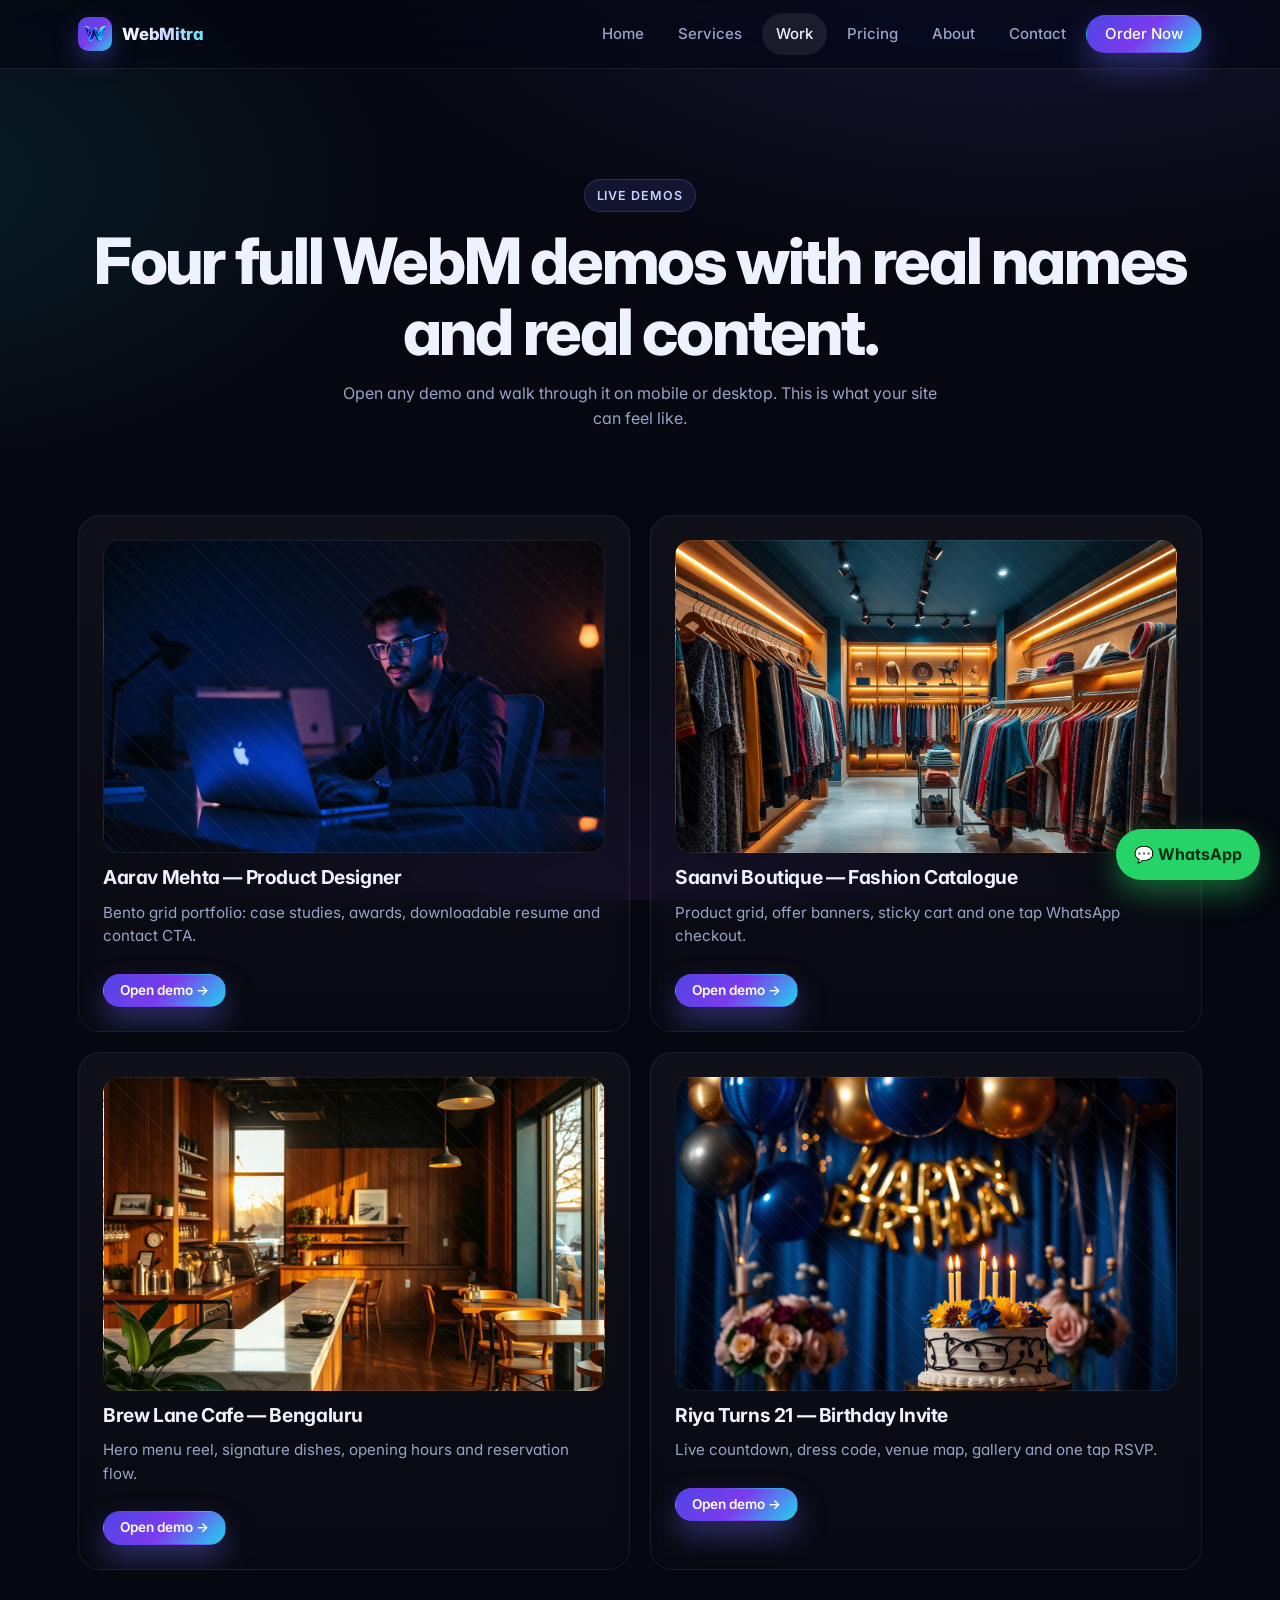
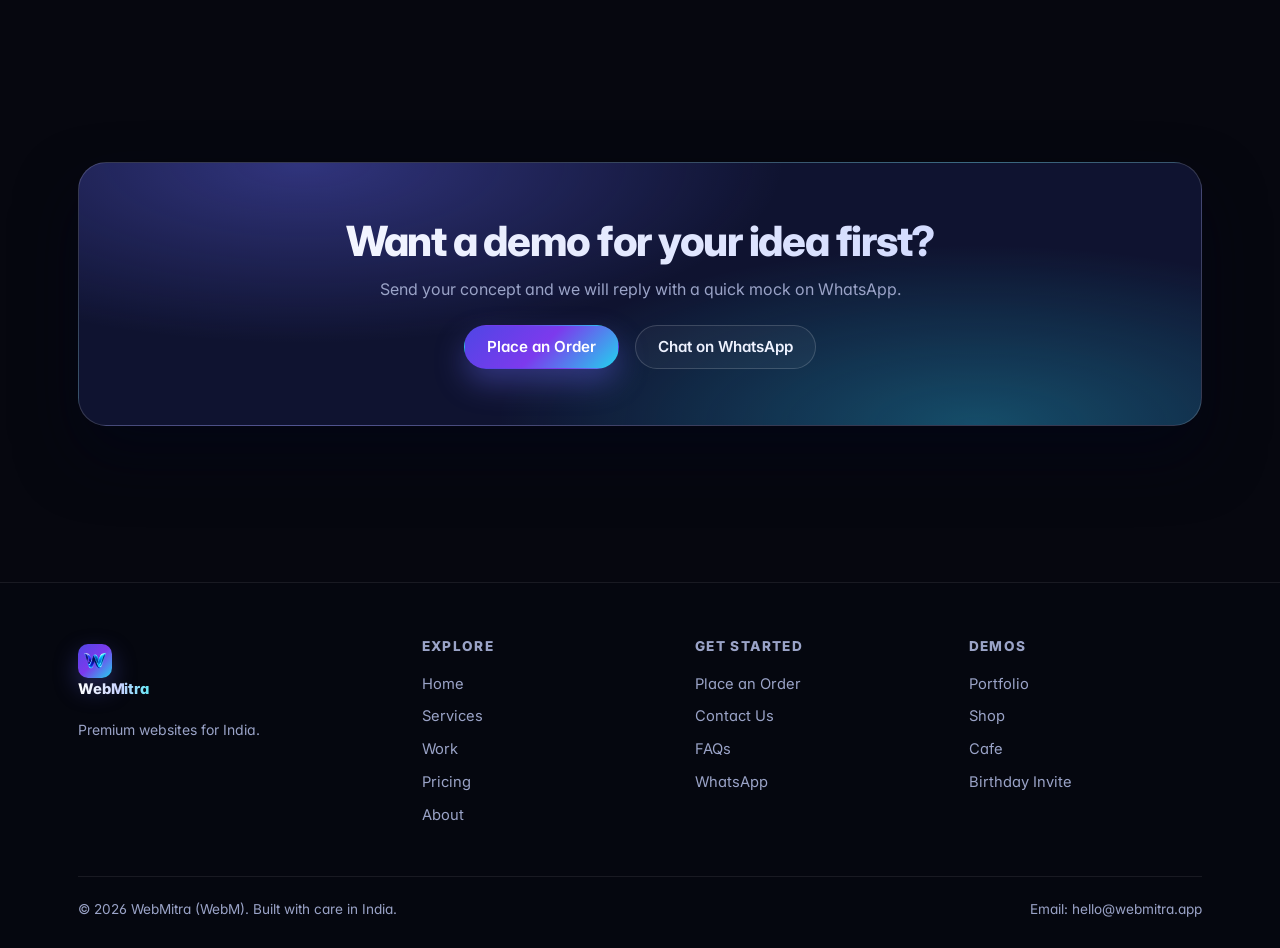
<file: work.html>
<!doctype html>
<html lang="en">
<head>
  <meta charset="utf-8" />
  <meta name="viewport" content="width=device-width, initial-scale=1, viewport-fit=cover" />
  <title>Work &amp; Demos | WebMitra Live Website Showcase</title>
  <meta name="description" content="Browse live WebMitra demos: portfolio, boutique shop, cafe and birthday invite websites. See real WebM design in action." />
  <link rel="canonical" href="https://webmitra.app/work.html" />
  <link rel="icon" href="icons/logo.png" type="image/svg+xml" />
  <link rel="apple-touch-icon" href="icons/logo.png" />
  <link rel="preconnect" href="https://fonts.googleapis.com" />
  <link rel="preconnect" href="https://fonts.gstatic.com" crossorigin />
  <link href="https://fonts.googleapis.com/css2?family=Inter:wght@400;500;600;700;800;900&display=swap" rel="stylesheet" />
  <link rel="stylesheet" href="styles.css" />
  <meta property="og:title" content="Work | WebMitra Live Demos" />
  <meta property="og:description" content="Live WebM website demos across portfolio, shop, cafe and event categories." />
  <meta property="og:image" content="images/hero.jpg" />
  <meta name="theme-color" content="#06070f" />
</head>
<body>
  <header class="site-header">
    <div class="container nav">
      <a class="brand" href="index.html"><span class="brand-mark"><img src="icons/logo.png" alt="WebMitra" width="34" height="34"/></span><span class="brand-name-grad">WebMitra</span></a>
      <button class="menu-toggle" data-menu-toggle aria-label="Open menu">☰</button>
      <nav class="nav-links">
        <a href="index.html" data-nav="index.html">Home</a>
        <a href="services.html" data-nav="services.html">Services</a>
        <a href="work.html" data-nav="work.html">Work</a>
        <a href="pricing.html" data-nav="pricing.html">Pricing</a>
        <a href="about.html" data-nav="about.html">About</a>
        <a href="contact.html" data-nav="contact.html">Contact</a>
        <a class="nav-cta btn btn-primary" href="order.html" data-nav="order.html">Order Now</a>
      </nav>
    </div>
  </header>

  <main>
    <section class="hero center">
      <div class="container">
        <span class="eyebrow fade-in">Live demos</span>
        <h1 class="fade-in delay-1">Four full WebM demos with real names and real content.</h1>
        <p class="lead fade-in delay-2">Open any demo and walk through it on mobile or desktop. This is what your site can feel like.</p>
      </div>
    </section>

    <section class="section" style="padding-top:24px">
      <div class="container">
        <div class="grid grid-2">
          <a class="card reveal" href="demo-portfolio.html" style="display:flex;flex-direction:column;text-decoration:none">
            <div class="mini-visual" style="background:url('images/demo-portfolio.jpg') center/cover;aspect-ratio:16/10"></div>
            <h3>Aarav Mehta — Product Designer</h3>
            <p>Bento grid portfolio: case studies, awards, downloadable resume and contact CTA.</p>
            <span class="btn btn-primary btn-sm" style="align-self:flex-start;margin-top:14px">Open demo →</span>
          </a>
          <a class="card reveal" href="demo-shop.html" style="display:flex;flex-direction:column;text-decoration:none">
            <div class="mini-visual shop" style="background:url('images/demo-shop.jpg') center/cover;aspect-ratio:16/10"></div>
            <h3>Saanvi Boutique — Fashion Catalogue</h3>
            <p>Product grid, offer banners, sticky cart and one tap WhatsApp checkout.</p>
            <span class="btn btn-primary btn-sm" style="align-self:flex-start;margin-top:14px">Open demo →</span>
          </a>
          <a class="card reveal" href="demo-cafe.html" style="display:flex;flex-direction:column;text-decoration:none">
            <div class="mini-visual business" style="background:url('images/demo-cafe.jpg') center/cover;aspect-ratio:16/10"></div>
            <h3>Brew Lane Cafe — Bengaluru</h3>
            <p>Hero menu reel, signature dishes, opening hours and reservation flow.</p>
            <span class="btn btn-primary btn-sm" style="align-self:flex-start;margin-top:14px">Open demo →</span>
          </a>
          <a class="card reveal" href="demo-invite.html" style="display:flex;flex-direction:column;text-decoration:none">
            <div class="mini-visual event" style="background:url('images/demo-invite.jpg') center/cover;aspect-ratio:16/10"></div>
            <h3>Riya Turns 21 — Birthday Invite</h3>
            <p>Live countdown, dress code, venue map, gallery and one tap RSVP.</p>
            <span class="btn btn-primary btn-sm" style="align-self:flex-start;margin-top:14px">Open demo →</span>
          </a>
        </div>
      </div>
    </section>

    <section class="section">
      <div class="container">
        <div class="cta-banner reveal">
          <h2>Want a demo for your idea first?</h2>
          <p>Send your concept and we will reply with a quick mock on WhatsApp.</p>
          <a class="btn btn-primary" href="order.html">Place an Order</a>
          <a class="btn btn-ghost" data-wa>Chat on WhatsApp</a>
        </div>
      </div>
    </section>
  </main>

  <footer class="site-footer">
    <div class="container">
      <div class="footer-grid">
        <div><a class="brand" href="index.html"><span class="brand-mark"><img src="icons/logo.png" alt="WebMitra" width="34" height="34"/></span><span class="brand-name-grad">WebMitra</span></a><p class="muted" style="max-width:320px;margin-top:14px;font-size:14px">Premium websites for India.</p></div>
        <div><h4>Explore</h4><a href="index.html">Home</a><a href="services.html">Services</a><a href="work.html">Work</a><a href="pricing.html">Pricing</a><a href="about.html">About</a></div>
        <div><h4>Get Started</h4><a href="order.html">Place an Order</a><a href="contact.html">Contact Us</a><a href="faq.html">FAQs</a><a data-wa>WhatsApp</a></div>
        <div><h4>Demos</h4><a href="demo-portfolio.html">Portfolio</a><a href="demo-shop.html">Shop</a><a href="demo-cafe.html">Cafe</a><a href="demo-invite.html">Birthday Invite</a></div>
      </div>
      <div class="footer-bottom"><span>© <span id="yr"></span> WebMitra (WebM). Built with care in India.</span><span>Email: hello@webmitra.app</span></div>
    </div>
  </footer>
  <a class="float-wa" data-wa aria-label="Chat on WhatsApp">💬 WhatsApp</a>
  <script src="app.js"></script>
</body>
</html>
</file>
<file: styles.css>
/* =========================================================
   WebMitra v4 — Midnight Indigo + Electric design system
   ========================================================= */

:root {
  --bg: #06070f;
  --bg-2: #0a0c1a;
  --surface: #0f1330;
  --surface-2: #141a3d;
  --line: rgba(255, 255, 255, 0.08);
  --line-strong: rgba(255, 255, 255, 0.16);
  --text: #eef2ff;
  --muted: #9aa3c7;
  --muted-2: #6b7299;
  --primary: #6366f1;
  --primary-2: #818cf8;
  --accent: #22d3ee;
  --accent-2: #06b6d4;
  --gold: #f5d27a;
  --success: #34d399;
  --danger: #f87171;
  --warning: #fbbf24;

  --grad-primary: linear-gradient(135deg, #4f46e5 0%, #7c3aed 50%, #22d3ee 100%);
  --grad-soft: linear-gradient(135deg, rgba(99, 102, 241, 0.18), rgba(34, 211, 238, 0.12));
  --grad-card: linear-gradient(180deg, rgba(255, 255, 255, 0.04), rgba(255, 255, 255, 0.01));
  --grad-glass: linear-gradient(180deg, rgba(255, 255, 255, 0.06), rgba(255, 255, 255, 0.02));

  --shadow-sm: 0 2px 6px rgba(0, 0, 0, 0.3);
  --shadow-md: 0 10px 30px rgba(2, 6, 23, 0.45);
  --shadow-lg: 0 30px 60px rgba(2, 6, 23, 0.55);
  --shadow-glow: 0 20px 60px rgba(79, 70, 229, 0.35);

  --radius-sm: 10px;
  --radius: 16px;
  --radius-lg: 22px;
  --radius-xl: 28px;

  --container: 1180px;
  --pad: clamp(16px, 4vw, 28px);

  --font-sans: "Inter", -apple-system, BlinkMacSystemFont, "Segoe UI", Roboto, sans-serif;

  --ease: cubic-bezier(0.22, 1, 0.36, 1);
}

* { box-sizing: border-box; }
*::selection { background: rgba(99, 102, 241, 0.35); color: #fff; }

html, body { margin: 0; padding: 0; }
html { scroll-behavior: smooth; -webkit-text-size-adjust: 100%; }

body {
  font-family: var(--font-sans);
  background: var(--bg);
  color: var(--text);
  line-height: 1.55;
  font-size: 16px;
  font-feature-settings: "ss01", "cv11";
  -webkit-font-smoothing: antialiased;
  -moz-osx-font-smoothing: grayscale;
  overflow-x: hidden;
  min-height: 100vh;
  background-image:
    radial-gradient(1200px 600px at 80% -10%, rgba(99, 102, 241, 0.18), transparent 60%),
    radial-gradient(900px 500px at -10% 20%, rgba(34, 211, 238, 0.12), transparent 60%),
    radial-gradient(800px 600px at 50% 110%, rgba(124, 58, 237, 0.12), transparent 60%);
  background-attachment: fixed;
}

img { max-width: 100%; display: block; }
a { color: inherit; text-decoration: none; }
button { font-family: inherit; }

h1, h2, h3, h4 {
  margin: 0 0 12px;
  letter-spacing: -0.02em;
  color: var(--text);
  line-height: 1.1;
  font-weight: 800;
}
h1 { font-size: clamp(2.2rem, 5.2vw, 4rem); letter-spacing: -0.035em; }
h2 { font-size: clamp(1.7rem, 3.6vw, 2.6rem); letter-spacing: -0.03em; }
h3 { font-size: 1.2rem; font-weight: 700; }
p  { margin: 0 0 12px; color: var(--muted); }

.container { width: 100%; max-width: var(--container); margin: 0 auto; padding: 0 var(--pad); }

/* ---------- Header / Nav ---------- */
.site-header {
  position: sticky;
  top: 0;
  z-index: 50;
  backdrop-filter: saturate(180%) blur(18px);
  -webkit-backdrop-filter: saturate(180%) blur(18px);
  background: rgba(6, 7, 15, 0.65);
  border-bottom: 1px solid var(--line);
}
.nav {
  display: flex;
  align-items: center;
  justify-content: space-between;
  height: 68px;
  gap: 16px;
}
.brand {
  display: flex;
  align-items: center;
  gap: 10px;
  font-weight: 800;
  font-size: 1.05rem;
  letter-spacing: -0.01em;
  color: var(--text);
}
.brand-mark {
  width: 34px;
  height: 34px;
  border-radius: 10px;
  background: var(--grad-primary);
  display: grid;
  place-items: center;
  box-shadow: 0 10px 24px rgba(99, 102, 241, 0.35);
  overflow: hidden;
}
.brand-mark img { width: 100%; height: 100%; object-fit: cover; }
.brand-name-grad {
  background: linear-gradient(90deg, #fff, #c7d2fe 60%, #67e8f9);
  -webkit-background-clip: text;
  background-clip: text;
  color: transparent;
}

.nav-links {
  display: flex;
  align-items: center;
  gap: 6px;
}
.nav-links a {
  padding: 9px 14px;
  border-radius: 999px;
  color: var(--muted);
  font-weight: 500;
  font-size: 0.94rem;
  transition: color 0.2s var(--ease), background 0.2s var(--ease);
}
.nav-links a:hover { color: var(--text); background: rgba(255, 255, 255, 0.05); }
.nav-links a.active { color: var(--text); background: rgba(255, 255, 255, 0.08); }
.nav-links .nav-cta { color: #fff; padding: 10px 18px; }
.nav-links .nav-cta:hover { color: #fff; }

.menu-toggle {
  display: none;
  background: rgba(255, 255, 255, 0.06);
  border: 1px solid var(--line-strong);
  color: var(--text);
  width: 40px; height: 40px;
  border-radius: 12px;
  font-size: 1.1rem;
  cursor: pointer;
}

@media (max-width: 860px) {
  .menu-toggle { display: grid; place-items: center; }
  .nav-links {
    position: absolute;
    inset: 68px 12px auto 12px;
    background: rgba(10, 12, 26, 0.96);
    backdrop-filter: blur(20px);
    border: 1px solid var(--line-strong);
    border-radius: 18px;
    padding: 14px;
    flex-direction: column;
    align-items: stretch;
    gap: 6px;
    transform: translateY(-6px);
    opacity: 0;
    pointer-events: none;
    transition: all 0.25s var(--ease);
    box-shadow: var(--shadow-md);
  }
  .nav-links.open { transform: translateY(0); opacity: 1; pointer-events: auto; }
  .nav-links a { padding: 12px 14px; border-radius: 12px; }
}

/* ---------- Buttons ---------- */
.btn {
  display: inline-flex;
  align-items: center;
  justify-content: center;
  gap: 8px;
  padding: 13px 22px;
  border-radius: 999px;
  font-weight: 600;
  font-size: 0.95rem;
  cursor: pointer;
  border: 1px solid transparent;
  transition: transform 0.2s var(--ease), box-shadow 0.25s var(--ease), background 0.25s var(--ease), border-color 0.25s var(--ease), color 0.25s var(--ease);
  text-align: center;
  line-height: 1;
  white-space: nowrap;
}
.btn:active { transform: translateY(1px) scale(0.99); }
.btn-primary {
  background: var(--grad-primary);
  color: #fff;
  box-shadow: 0 14px 30px rgba(99, 102, 241, 0.4);
}
.btn-primary:hover { box-shadow: 0 18px 40px rgba(99, 102, 241, 0.55); transform: translateY(-1px); }
.btn-ghost {
  background: rgba(255, 255, 255, 0.04);
  border-color: var(--line-strong);
  color: var(--text);
}
.btn-ghost:hover { background: rgba(255, 255, 255, 0.08); border-color: rgba(255, 255, 255, 0.25); }
.btn-light {
  background: #fff;
  color: #0b1020;
}
.btn-light:hover { background: #e7e9ff; }
.btn-block { width: 100%; }
.btn-sm { padding: 9px 16px; font-size: 0.85rem; }
.btn-wa { background: #25d366; color: #052e16; }
.btn-wa:hover { background: #4ade80; }

/* ---------- Sections ---------- */
.section { padding: clamp(56px, 8vw, 96px) 0; }
.section-head { text-align: center; max-width: 720px; margin: 0 auto 44px; }
.section-head p { color: var(--muted); font-size: 1.05rem; }

.eyebrow {
  display: inline-block;
  padding: 6px 12px;
  border-radius: 999px;
  background: rgba(99, 102, 241, 0.14);
  color: #c7d2fe;
  font-size: 0.78rem;
  font-weight: 600;
  letter-spacing: 0.08em;
  text-transform: uppercase;
  border: 1px solid rgba(99, 102, 241, 0.3);
  margin-bottom: 14px;
}

/* ---------- Hero ---------- */
.hero { padding: clamp(56px, 9vw, 110px) 0 clamp(32px, 5vw, 60px); position: relative; }
.hero.center { text-align: center; }
.hero-grid {
  display: grid;
  grid-template-columns: 1.1fr 0.9fr;
  gap: 56px;
  align-items: center;
}
.hero-grid .lead { font-size: clamp(1rem, 1.4vw, 1.15rem); color: var(--muted); max-width: 540px; }
.hero-cta { display: flex; flex-wrap: wrap; gap: 12px; margin-top: 26px; }
.hero.center .hero-cta { justify-content: center; }
.hero.center .lead { margin: 14px auto 0; max-width: 620px; }

.hero-media {
  position: relative;
  aspect-ratio: 4 / 5;
  border-radius: var(--radius-xl);
  overflow: hidden;
  background: var(--grad-soft);
  border: 1px solid var(--line-strong);
  box-shadow: var(--shadow-lg);
}
.hero-media img { width: 100%; height: 100%; object-fit: cover; }
.hero-media::after {
  content: "";
  position: absolute; inset: 0;
  background: linear-gradient(180deg, transparent 50%, rgba(6, 7, 15, 0.6));
}
@media (max-width: 860px) {
  .hero-grid { grid-template-columns: 1fr; gap: 32px; }
  .hero-media { aspect-ratio: 4 / 3; }
}

/* ---------- Trust strip ---------- */
.trust-strip {
  display: grid;
  grid-template-columns: repeat(4, 1fr);
  gap: 14px;
  background: var(--grad-glass);
  border: 1px solid var(--line);
  border-radius: var(--radius-lg);
  padding: 18px;
  backdrop-filter: blur(12px);
}
.trust-item { display: flex; align-items: flex-start; gap: 12px; }
.trust-item strong { display: block; color: var(--text); font-size: 0.95rem; }
.trust-item span.t-sub { color: var(--muted); font-size: 0.85rem; }
.trust-dot {
  width: 36px; height: 36px;
  border-radius: 12px;
  background: var(--grad-primary);
  display: grid; place-items: center;
  font-size: 1rem;
  flex-shrink: 0;
  box-shadow: 0 6px 16px rgba(99, 102, 241, 0.3);
}
@media (max-width: 760px) { .trust-strip { grid-template-columns: repeat(2, 1fr); } }

/* ---------- Grids ---------- */
.grid { display: grid; gap: 20px; }
.grid-2 { grid-template-columns: repeat(2, 1fr); }
.grid-3 { grid-template-columns: repeat(3, 1fr); }
.grid-4 { grid-template-columns: repeat(4, 1fr); }
@media (max-width: 980px) { .grid-3, .grid-4 { grid-template-columns: repeat(2, 1fr); } }
@media (max-width: 620px) { .grid-2, .grid-3, .grid-4 { grid-template-columns: 1fr; } }

/* ---------- Cards ---------- */
.card {
  position: relative;
  background: var(--grad-card);
  border: 1px solid var(--line);
  border-radius: var(--radius-lg);
  padding: 24px;
  backdrop-filter: blur(10px);
  transition: transform 0.3s var(--ease), border-color 0.3s var(--ease), box-shadow 0.3s var(--ease);
  overflow: hidden;
}
.card::before {
  content: "";
  position: absolute; inset: 0;
  background: radial-gradient(400px 200px at var(--x, 50%) var(--y, 0%), rgba(99, 102, 241, 0.12), transparent 60%);
  opacity: 0;
  transition: opacity 0.3s var(--ease);
  pointer-events: none;
}
.card:hover { transform: translateY(-4px); border-color: var(--line-strong); box-shadow: var(--shadow-md); }
.card:hover::before { opacity: 1; }
.card h3 { margin-top: 14px; }
.card p { font-size: 0.95rem; color: var(--muted); }
.card .btn { margin-top: 16px; }

.mini-visual {
  width: 100%;
  aspect-ratio: 16 / 9;
  border-radius: var(--radius);
  background:
    radial-gradient(at 20% 20%, rgba(99, 102, 241, 0.4), transparent 50%),
    radial-gradient(at 80% 80%, rgba(34, 211, 238, 0.35), transparent 55%),
    linear-gradient(135deg, #1e1b4b, #0c1233);
  border: 1px solid var(--line);
  position: relative;
  overflow: hidden;
}
.mini-visual::after {
  content: "";
  position: absolute; inset: 0;
  background:
    repeating-linear-gradient(45deg, rgba(255,255,255,0.04) 0 1px, transparent 1px 14px);
}
.mini-visual.event { background:
  radial-gradient(at 70% 30%, rgba(245, 210, 122, 0.35), transparent 55%),
  radial-gradient(at 20% 80%, rgba(244, 114, 182, 0.3), transparent 55%),
  linear-gradient(135deg, #1f0b3d, #0c1233); }
.mini-visual.business { background:
  radial-gradient(at 30% 30%, rgba(34, 211, 238, 0.35), transparent 55%),
  linear-gradient(135deg, #07182d, #0a1f4a); }
.mini-visual.shop { background:
  radial-gradient(at 60% 40%, rgba(167, 139, 250, 0.4), transparent 55%),
  linear-gradient(135deg, #1a1135, #0e0a2e); }
.mini-visual.learn { background:
  radial-gradient(at 50% 30%, rgba(74, 222, 128, 0.3), transparent 55%),
  linear-gradient(135deg, #0a2018, #0a1730); }
.mini-visual.booking { background:
  radial-gradient(at 30% 70%, rgba(251, 191, 36, 0.3), transparent 55%),
  linear-gradient(135deg, #2a1505, #0a0d2a); }

/* ---------- Pricing ---------- */
.pricing-grid {
  display: grid;
  grid-template-columns: repeat(3, 1fr);
  gap: 22px;
}
@media (max-width: 980px) { .pricing-grid { grid-template-columns: 1fr; } }
.price-card {
  background: var(--grad-card);
  border: 1px solid var(--line);
  border-radius: var(--radius-lg);
  padding: 28px;
  display: flex; flex-direction: column;
  position: relative;
}
.price-card.featured {
  border-color: rgba(99, 102, 241, 0.55);
  background:
    radial-gradient(600px 200px at 50% -20%, rgba(99, 102, 241, 0.25), transparent 60%),
    var(--grad-card);
  box-shadow: var(--shadow-glow);
}
.price-card .badge {
  position: absolute; top: -12px; left: 24px;
  padding: 6px 12px;
  background: var(--grad-primary);
  color: #fff;
  border-radius: 999px;
  font-size: 0.75rem;
  font-weight: 700;
  letter-spacing: 0.05em;
  text-transform: uppercase;
}
.price-card h3 { font-size: 1.1rem; color: var(--muted); font-weight: 600; margin-bottom: 6px; }
.price-card .amt { font-size: 2.6rem; font-weight: 800; letter-spacing: -0.03em; color: var(--text); }
.price-card .amt small { font-size: 0.95rem; color: var(--muted); font-weight: 500; }
.price-card .desc { color: var(--muted); margin: 8px 0 18px; font-size: 0.95rem; }
.price-card ul { list-style: none; padding: 0; margin: 0 0 22px; display: flex; flex-direction: column; gap: 10px; }
.price-card li { display: flex; gap: 10px; align-items: flex-start; color: var(--text); font-size: 0.93rem; }
.price-card li::before {
  content: "✓";
  color: var(--accent);
  font-weight: 700;
  margin-top: 1px;
  flex-shrink: 0;
}
.price-card .btn { margin-top: auto; }

/* ---------- Testimonials ---------- */
.testimonial {
  background: var(--grad-card);
  border: 1px solid var(--line);
  border-radius: var(--radius-lg);
  padding: 26px;
  position: relative;
}
.testimonial p { color: var(--text); font-size: 1.02rem; line-height: 1.55; margin-bottom: 18px; }
.testimonial .who { display: flex; align-items: center; gap: 12px; }
.testimonial .avatar {
  width: 40px; height: 40px; border-radius: 50%;
  background: var(--grad-primary);
  display: grid; place-items: center;
  font-weight: 700; color: #fff;
  font-size: 0.9rem;
}
.testimonial small { display: block; color: var(--muted); font-size: 0.83rem; }
.stars { color: var(--gold); margin-bottom: 10px; letter-spacing: 2px; font-size: 0.95rem; }

/* ---------- CTA banner ---------- */
.cta-banner {
  background:
    radial-gradient(800px 300px at 20% 0%, rgba(99, 102, 241, 0.4), transparent 60%),
    radial-gradient(800px 300px at 80% 100%, rgba(34, 211, 238, 0.3), transparent 60%),
    var(--surface);
  border: 1px solid var(--line-strong);
  border-radius: var(--radius-xl);
  padding: clamp(32px, 6vw, 56px);
  text-align: center;
  box-shadow: var(--shadow-lg);
}
.cta-banner h2 { background: linear-gradient(90deg, #fff, #c7d2fe); -webkit-background-clip: text; background-clip: text; color: transparent; }
.cta-banner p { color: var(--muted); max-width: 540px; margin: 0 auto 24px; }
.cta-banner .btn { margin: 0 6px; }

/* ---------- Process ---------- */
.steps {
  display: grid;
  grid-template-columns: repeat(4, 1fr);
  gap: 18px;
  counter-reset: step;
}
@media (max-width: 860px) { .steps { grid-template-columns: repeat(2, 1fr); } }
.step {
  background: var(--grad-card);
  border: 1px solid var(--line);
  border-radius: var(--radius);
  padding: 22px;
  position: relative;
}
.step .num {
  display: inline-block;
  font-size: 0.8rem;
  letter-spacing: 0.1em;
  color: var(--accent);
  font-weight: 700;
  margin-bottom: 10px;
}
.step h4 { margin: 0 0 6px; font-size: 1.05rem; }
.step p { font-size: 0.9rem; margin: 0; }

/* ---------- FAQ ---------- */
.faq { max-width: 780px; margin: 0 auto; display: flex; flex-direction: column; gap: 10px; }
.faq-item {
  background: var(--grad-card);
  border: 1px solid var(--line);
  border-radius: var(--radius);
  overflow: hidden;
}
.faq-q {
  width: 100%; text-align: left;
  background: transparent; border: 0;
  color: var(--text);
  padding: 18px 22px;
  font-size: 1rem;
  font-weight: 600;
  cursor: pointer;
  display: flex; justify-content: space-between; align-items: center; gap: 12px;
}
.faq-q::after { content: "+"; font-size: 1.4rem; color: var(--accent); transition: transform 0.25s; }
.faq-item.open .faq-q::after { content: "−"; }
.faq-a {
  max-height: 0; overflow: hidden;
  padding: 0 22px;
  transition: max-height 0.3s var(--ease), padding 0.3s var(--ease);
  color: var(--muted);
}
.faq-item.open .faq-a { max-height: 320px; padding: 0 22px 18px; }

/* ---------- Forms ---------- */
.form { display: flex; flex-direction: column; gap: 22px; }
.form-section {
  background: var(--grad-card);
  border: 1px solid var(--line);
  border-radius: var(--radius-lg);
  padding: 26px;
}
.form-section h3 { margin-bottom: 4px; }
.sec-desc { color: var(--muted); font-size: 0.9rem; margin-bottom: 18px; }

.field { margin-bottom: 14px; display: flex; flex-direction: column; gap: 6px; }
.field label { color: var(--text); font-size: 0.9rem; font-weight: 500; }
.field .req { color: var(--danger); }
.field input, .field select, .field textarea {
  background: rgba(255, 255, 255, 0.04);
  color: var(--text);
  border: 1px solid var(--line-strong);
  padding: 13px 14px;
  border-radius: 12px;
  font: inherit;
  font-size: 0.95rem;
  transition: border-color 0.2s, background 0.2s, box-shadow 0.2s;
  width: 100%;
}
.field textarea { min-height: 120px; resize: vertical; }
.field input:focus, .field select:focus, .field textarea:focus {
  outline: none;
  border-color: var(--primary-2);
  background: rgba(255, 255, 255, 0.06);
  box-shadow: 0 0 0 3px rgba(99, 102, 241, 0.18);
}
.field .err {
  color: var(--danger);
  font-size: 0.82rem;
  display: none;
}
.field.invalid .err { display: block; }
.field.invalid input, .field.invalid select, .field.invalid textarea { border-color: var(--danger); }

.radio-grid {
  display: grid;
  grid-template-columns: repeat(3, 1fr);
  gap: 10px;
}
@media (max-width: 620px) { .radio-grid { grid-template-columns: 1fr; } }
.radio-card {
  position: relative;
  cursor: pointer;
  border: 1px solid var(--line-strong);
  border-radius: 14px;
  padding: 14px;
  background: rgba(255, 255, 255, 0.03);
  transition: all 0.2s var(--ease);
}
.radio-card input { position: absolute; opacity: 0; pointer-events: none; }
.radio-card strong { display: block; color: var(--text); font-size: 0.95rem; margin-bottom: 4px; }
.radio-card span { color: var(--muted); font-size: 0.83rem; }
.radio-card:hover { border-color: rgba(255, 255, 255, 0.3); }
.radio-card:has(input:checked) {
  border-color: var(--primary-2);
  background: rgba(99, 102, 241, 0.12);
  box-shadow: 0 0 0 3px rgba(99, 102, 241, 0.15);
}

.auth-panel { background: var(--grad-card); border: 1px solid var(--line); border-radius: var(--radius-lg); padding: 26px; margin-bottom: 22px; }
.auth-grid { display: grid; grid-template-columns: 1fr 1fr; gap: 10px; }
@media (max-width: 540px) { .auth-grid { grid-template-columns: 1fr; } }
.divider { height: 1px; background: var(--line); margin: 18px 0; }
.email-row { display: flex; gap: 8px; }
.email-row input { flex: 1; }

.status { padding: 12px 14px; border-radius: 12px; font-size: 0.9rem; }
.status.info { background: rgba(99, 102, 241, 0.1); border: 1px solid rgba(99, 102, 241, 0.25); color: #c7d2fe; }
.status.success { background: rgba(52, 211, 153, 0.12); border: 1px solid rgba(52, 211, 153, 0.3); color: #6ee7b7; }
.status.error { background: rgba(248, 113, 113, 0.12); border: 1px solid rgba(248, 113, 113, 0.3); color: #fca5a5; }

.progress-dots { display: flex; justify-content: center; gap: 16px; margin: 22px 0; }
.pdot { display: flex; align-items: center; gap: 8px; color: var(--muted); font-size: 0.85rem; }
.pdot .num {
  width: 28px; height: 28px; border-radius: 50%;
  display: grid; place-items: center;
  background: rgba(255,255,255,0.06); border: 1px solid var(--line-strong);
  font-weight: 700; color: var(--text);
}
.pdot.active .num { background: var(--grad-primary); border-color: transparent; box-shadow: 0 6px 16px rgba(99,102,241,0.4); }
.pdot.active { color: var(--text); }

/* ---------- Footer ---------- */
.site-footer {
  border-top: 1px solid var(--line);
  background: rgba(6, 7, 15, 0.6);
  padding: 56px 0 28px;
  margin-top: 60px;
}
.footer-grid {
  display: grid;
  grid-template-columns: 1.3fr 1fr 1fr 1fr;
  gap: 40px;
}
@media (max-width: 860px) { .footer-grid { grid-template-columns: 1fr 1fr; } }
@media (max-width: 540px) { .footer-grid { grid-template-columns: 1fr; } }
.footer-grid h4 { font-size: 0.85rem; letter-spacing: 0.1em; text-transform: uppercase; color: var(--muted); margin-bottom: 14px; }
.footer-grid a { display: block; color: var(--muted); font-size: 0.92rem; padding: 5px 0; }
.footer-grid a:hover { color: var(--text); }
.footer-bottom {
  margin-top: 44px;
  padding-top: 22px;
  border-top: 1px solid var(--line);
  display: flex; justify-content: space-between; flex-wrap: wrap; gap: 10px;
  color: var(--muted); font-size: 0.85rem;
}

/* ---------- Animations ---------- */
.fade-in { opacity: 0; transform: translateY(14px); animation: fadeUp 0.7s var(--ease) forwards; }
.delay-1 { animation-delay: 0.05s; }
.delay-2 { animation-delay: 0.15s; }
.delay-3 { animation-delay: 0.25s; }
.delay-4 { animation-delay: 0.35s; }
@keyframes fadeUp { to { opacity: 1; transform: translateY(0); } }

.reveal { opacity: 0; transform: translateY(20px); transition: opacity 0.7s var(--ease), transform 0.7s var(--ease); }
.reveal.in { opacity: 1; transform: translateY(0); }

/* ---------- Floating WhatsApp button ---------- */
.float-wa {
  position: fixed;
  right: 20px;
  bottom: 20px;
  z-index: 60;
  display: inline-flex;
  align-items: center;
  gap: 8px;
  padding: 13px 18px;
  background: #25d366;
  color: #052e16;
  font-weight: 700;
  border-radius: 999px;
  box-shadow: 0 12px 30px rgba(37, 211, 102, 0.45);
  transition: transform 0.25s var(--ease);
}
.float-wa:hover { transform: translateY(-3px); }
.float-wa svg { width: 20px; height: 20px; }

/* ---------- Logo cloud ---------- */
.logo-cloud {
  display: flex; flex-wrap: wrap; gap: 18px 36px; justify-content: center; align-items: center;
  opacity: 0.85;
}
.logo-cloud span {
  font-weight: 700; letter-spacing: -0.02em;
  font-size: 1.1rem; color: var(--muted);
  padding: 6px 14px;
  border: 1px dashed var(--line-strong);
  border-radius: 10px;
}

/* ---------- Stats ---------- */
.stats { display: grid; grid-template-columns: repeat(4, 1fr); gap: 18px; }
@media (max-width: 760px) { .stats { grid-template-columns: repeat(2, 1fr); } }
.stat {
  background: var(--grad-card);
  border: 1px solid var(--line);
  border-radius: var(--radius);
  padding: 22px;
  text-align: center;
}
.stat .n {
  font-size: 2.1rem; font-weight: 800; letter-spacing: -0.03em;
  background: linear-gradient(90deg, #fff, #67e8f9);
  -webkit-background-clip: text; background-clip: text; color: transparent;
}
.stat .l { color: var(--muted); font-size: 0.88rem; margin-top: 4px; }

/* ---------- Demo themes ---------- */
.demo-body { background: #06070f; min-height: 100vh; }
.demo-nav {
  position: sticky; top: 0; z-index: 30;
  backdrop-filter: blur(18px);
  background: rgba(6, 7, 15, 0.7);
  border-bottom: 1px solid var(--line);
}
.demo-wrap { max-width: 1180px; margin: 0 auto; padding: 16px var(--pad); display: flex; align-items: center; justify-content: space-between; gap: 16px; }
.demo-links { display: flex; gap: 12px; align-items: center; }
.demo-links a { color: var(--muted); font-size: 0.9rem; padding: 8px 12px; border-radius: 999px; }
.demo-links a:hover { color: var(--text); background: rgba(255,255,255,0.06); }

/* Demo theme variants */
.theme-portfolio { --accent: #22d3ee; --primary: #6366f1; }
.theme-shop { --accent: #f5d27a; --primary: #a78bfa; }
.theme-cafe { --accent: #f59e0b; --primary: #fb923c; --bg: #0c0a08; }
.theme-invite { --accent: #f5d27a; --primary: #c084fc; }

/* Portfolio specific */
.portfolio-bento {
  display: grid;
  grid-template-columns: repeat(3, 1fr);
  grid-auto-rows: 180px;
  gap: 16px;
}
.portfolio-bento .b {
  border-radius: var(--radius-lg);
  background: var(--grad-card);
  border: 1px solid var(--line);
  padding: 18px;
  display: flex;
  flex-direction: column;
  justify-content: flex-end;
  position: relative; overflow: hidden;
}
.portfolio-bento .b::before {
  content: ""; position: absolute; inset: 0;
  background: var(--bg-img, var(--grad-soft));
  background-size: cover; background-position: center;
  opacity: 0.85;
  z-index: 0;
}
.portfolio-bento .b > * { position: relative; z-index: 1; }
.portfolio-bento .b::after {
  content: ""; position: absolute; inset: 0;
  background: linear-gradient(180deg, transparent 50%, rgba(0,0,0,0.7));
  z-index: 0;
}
.portfolio-bento .b strong { color: #fff; font-size: 1rem; }
.portfolio-bento .b span { color: rgba(255,255,255,0.75); font-size: 0.82rem; }
.portfolio-bento .span-2 { grid-column: span 2; }
.portfolio-bento .span-row-2 { grid-row: span 2; }
@media (max-width: 760px) {
  .portfolio-bento { grid-template-columns: repeat(2, 1fr); grid-auto-rows: 140px; }
  .portfolio-bento .span-2 { grid-column: span 2; }
}

/* Shop product grid */
.product-grid { display: grid; grid-template-columns: repeat(4, 1fr); gap: 18px; }
@media (max-width: 980px) { .product-grid { grid-template-columns: repeat(3, 1fr); } }
@media (max-width: 720px) { .product-grid { grid-template-columns: repeat(2, 1fr); } }
.product {
  background: var(--grad-card);
  border: 1px solid var(--line);
  border-radius: var(--radius);
  overflow: hidden;
  transition: transform 0.25s var(--ease), border-color 0.25s;
}
.product:hover { transform: translateY(-4px); border-color: var(--line-strong); }
.product .img {
  aspect-ratio: 4/5;
  background: var(--grad-soft) center/cover no-repeat;
  position: relative;
}
.product .tag {
  position: absolute; top: 10px; left: 10px;
  padding: 4px 10px; background: rgba(0,0,0,0.6); color: #fff;
  border-radius: 999px; font-size: 0.72rem; font-weight: 600; backdrop-filter: blur(10px);
}
.product .body { padding: 14px; }
.product .name { color: var(--text); font-weight: 600; font-size: 0.95rem; margin-bottom: 4px; }
.product .price { color: var(--accent); font-weight: 700; }
.product .muted-strike { color: var(--muted); text-decoration: line-through; font-size: 0.85rem; margin-left: 6px; font-weight: 400; }
.product .btn { margin-top: 10px; width: 100%; padding: 9px 12px; font-size: 0.85rem; }

/* Cafe menu */
.menu-list { display: grid; grid-template-columns: 1fr 1fr; gap: 30px 50px; }
@media (max-width: 760px) { .menu-list { grid-template-columns: 1fr; } }
.menu-item {
  display: grid; grid-template-columns: 1fr auto; gap: 8px;
  border-bottom: 1px dashed var(--line-strong);
  padding-bottom: 12px;
  align-items: baseline;
}
.menu-item .n { color: var(--text); font-weight: 600; }
.menu-item .d { color: var(--muted); font-size: 0.85rem; grid-column: 1; }
.menu-item .p { color: var(--accent); font-weight: 700; }

/* Invite countdown */
.countdown { display: grid; grid-template-columns: repeat(4, 1fr); gap: 14px; max-width: 540px; margin: 28px auto; }
.cd {
  background: var(--grad-card);
  border: 1px solid var(--line);
  border-radius: var(--radius);
  padding: 18px 10px;
  text-align: center;
}
.cd .n { font-size: 2rem; font-weight: 800; color: var(--text); letter-spacing: -0.02em; line-height: 1; }
.cd .l { color: var(--muted); font-size: 0.78rem; text-transform: uppercase; letter-spacing: 0.1em; margin-top: 6px; }

/* Image hero variant */
.hero-img-bg {
  position: relative;
  border-radius: var(--radius-xl);
  overflow: hidden;
  min-height: 460px;
  display: grid;
  align-items: end;
  padding: 36px;
  background: var(--bg-img) center/cover no-repeat;
  border: 1px solid var(--line-strong);
  box-shadow: var(--shadow-lg);
}
.hero-img-bg::before {
  content: ""; position: absolute; inset: 0;
  background: linear-gradient(180deg, rgba(6,7,15,0.2) 0%, rgba(6,7,15,0.85) 100%);
}
.hero-img-bg > * { position: relative; }

/* ---------- Order radio site type ---------- */
.req-asterisk { color: var(--danger); }

/* ---------- Floating helpers ---------- */
.note-strip {
  background: rgba(34, 211, 238, 0.06);
  border: 1px solid rgba(34, 211, 238, 0.2);
  border-radius: 12px;
  padding: 12px 14px;
  font-size: 0.88rem;
  color: #a5f3fc;
}

/* ---------- Tiny helpers ---------- */
.text-center { text-align: center; }
.muted { color: var(--muted); }
.gold { color: var(--gold); }

@media (prefers-reduced-motion: reduce) {
  *, *::before, *::after { animation: none !important; transition: none !important; }
}
</file>
